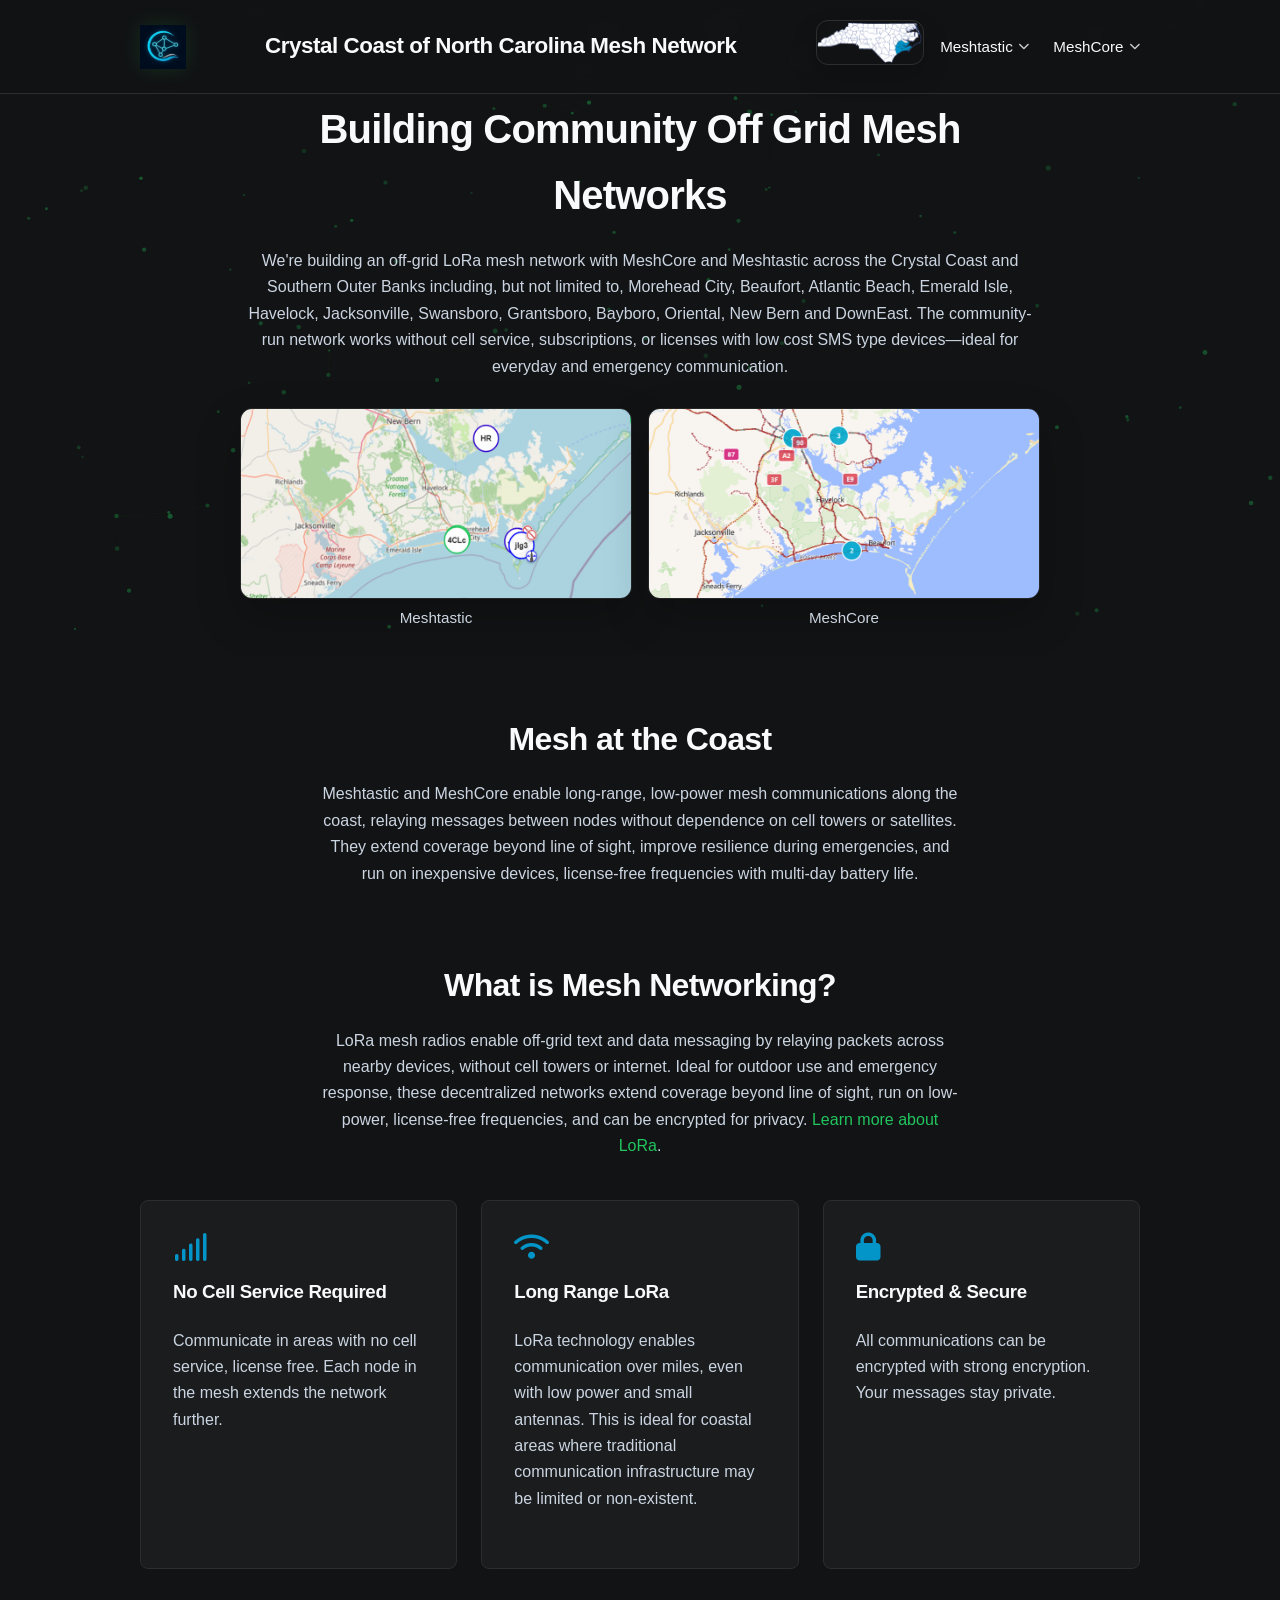
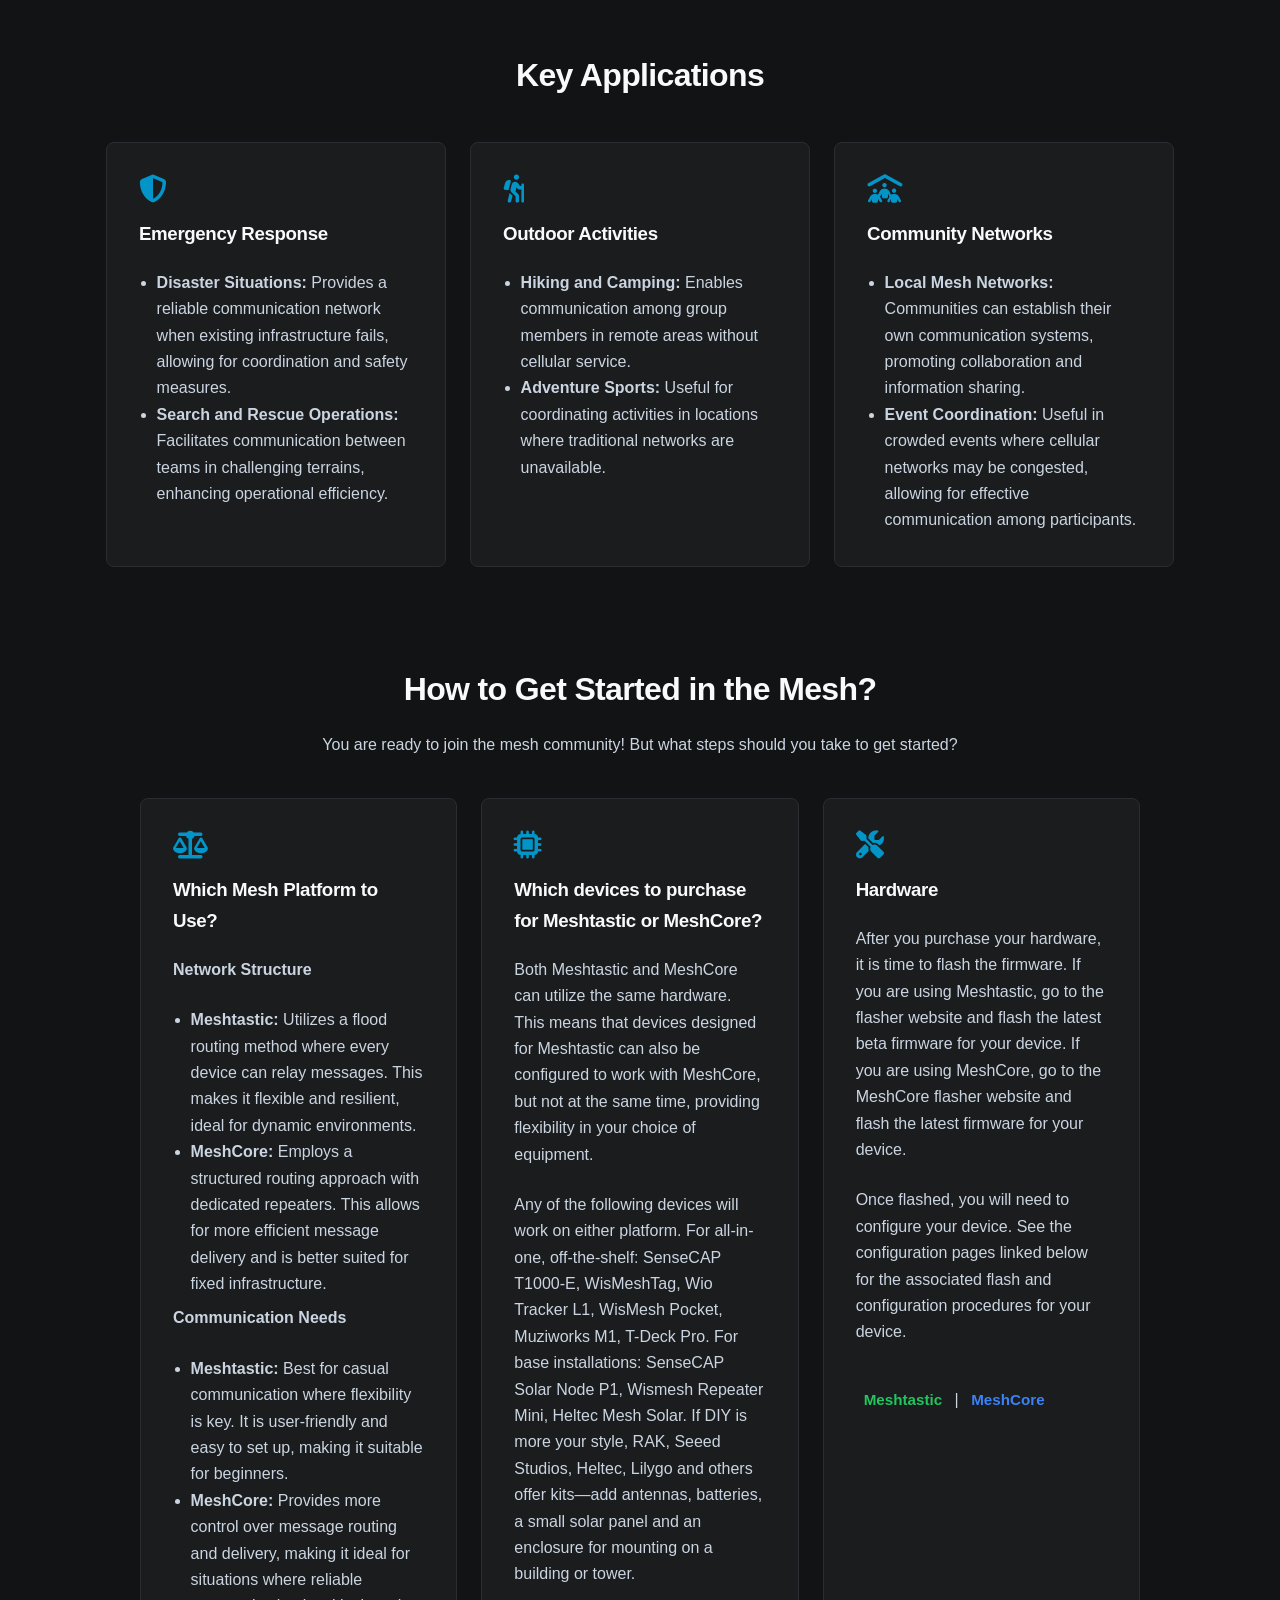
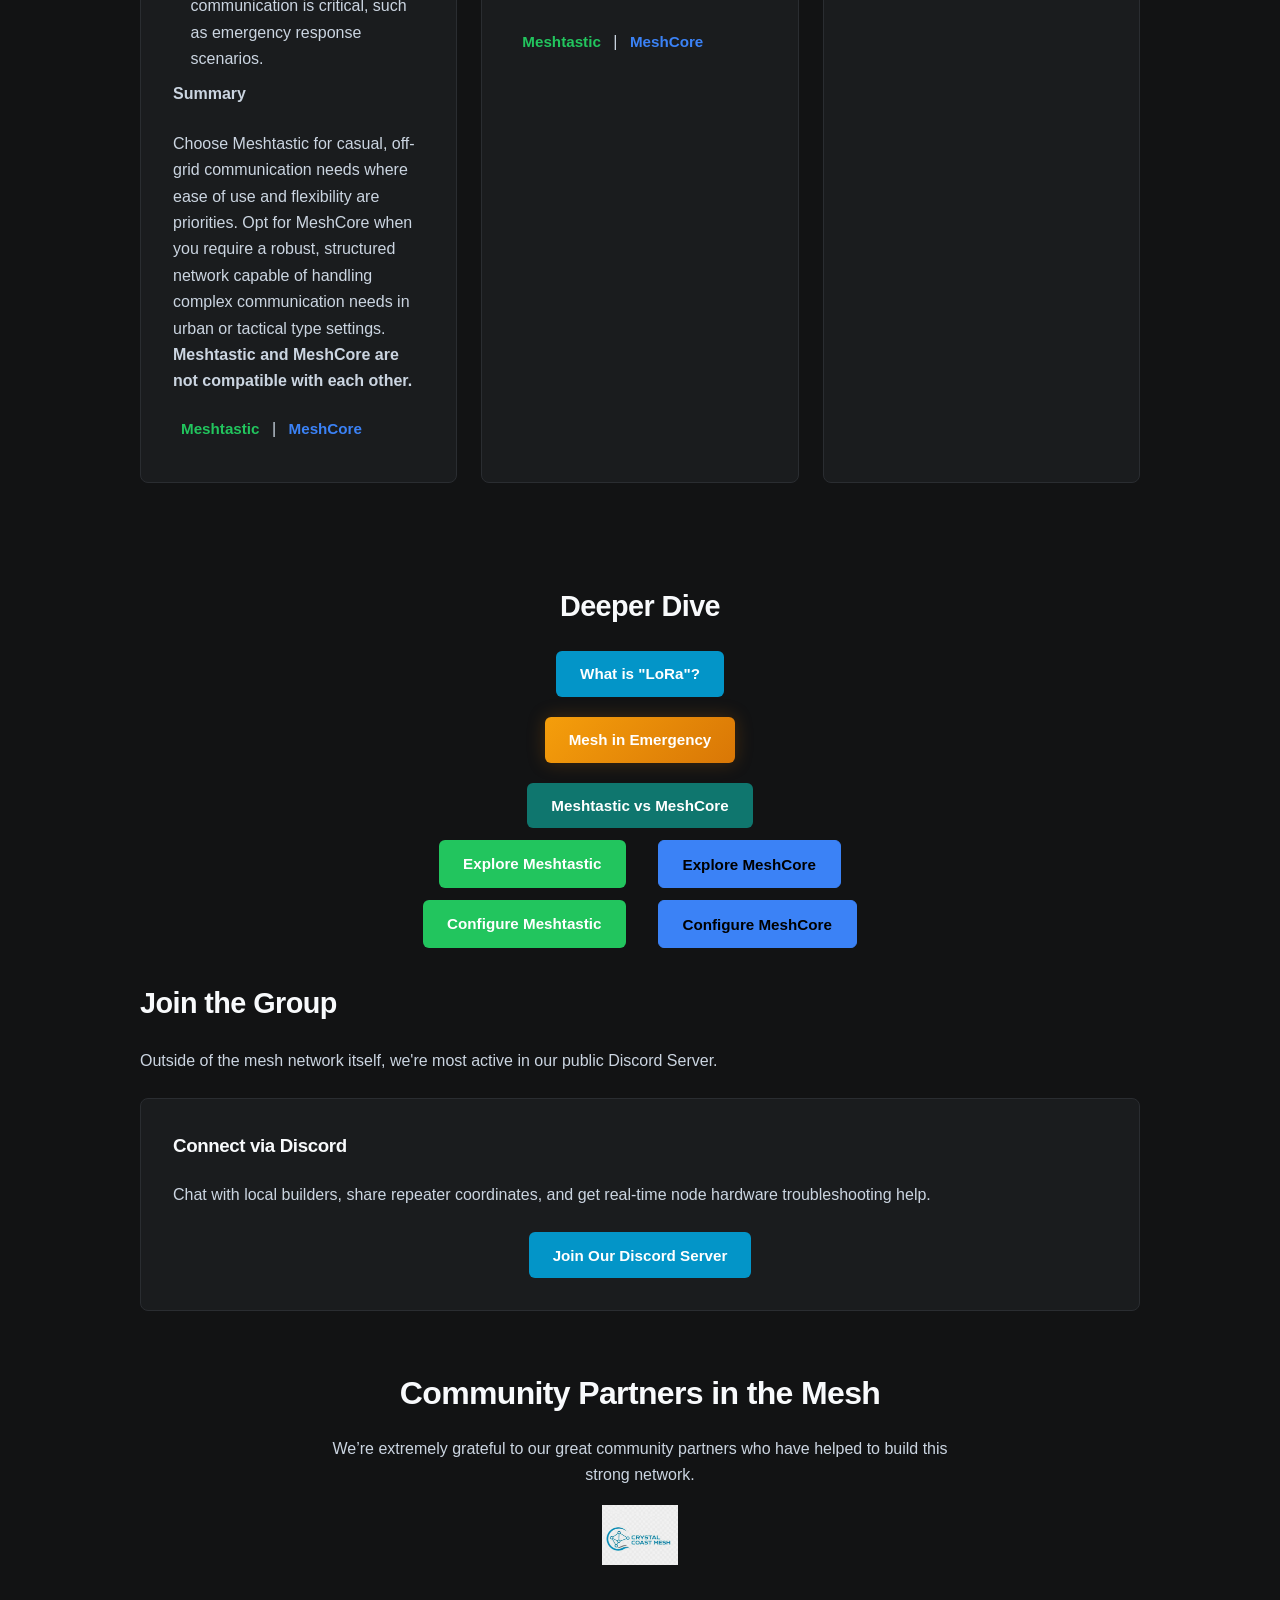
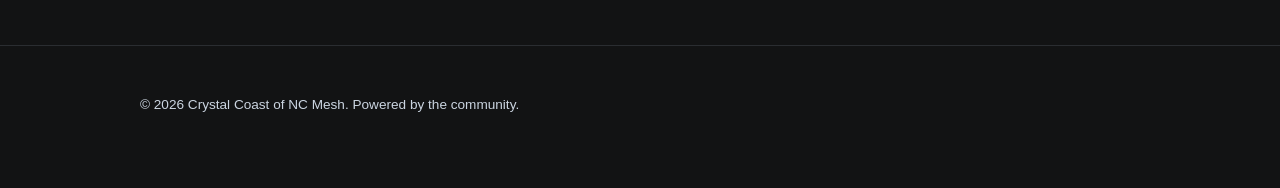
<file: index.html>
<!DOCTYPE html>
<html lang="en">

<head>
    <meta charset="UTF-8">
    <meta name="viewport" content="width=device-width, initial-scale=1.0">
    <title>CC Mesh | Crystal Coast Mesh Network</title>
    <link rel="stylesheet" href="./includes/style.css">
    <link rel="stylesheet" href="https://cdnjs.cloudflare.com/ajax/libs/font-awesome/6.5.2/css/all.min.css"
        integrity="sha512-SnH5WK+bZxgPHs44uWIX+LLJAJ9/2PkPKZ5QiAj6Ta86w+fsb2TkcmfRyVX3pBnMFcV7oQPJkl9QevSCWr3W6A=="
        crossorigin="anonymous" referrerpolicy="no-referrer" />

    <script>
        document.addEventListener("DOMContentLoaded", () => {
            if (window.innerWidth <= 768) {
                const dropdownToggles = document.querySelectorAll('.dropdown-toggle');

                dropdownToggles.forEach(toggle => {
                    toggle.addEventListener('click', (e) => {
                        // Block direct redirect link if mobile sub-menu drawer is collapsed
                        e.preventDefault();
                        const parentLi = toggle.closest('.dropdown');

                        // Toggle active tracking layouts
                        parentLi.classList.toggle('active');
                        const targetMenu = parentLi.querySelector('.dropdown-menu');

                        if (targetMenu.style.display === 'block') {
                            targetMenu.style.display = 'none';
                        } else {
                            targetMenu.style.display = 'block';
                        }
                    });
                });
            }

            // --- 1. Clean Scroll Reveal Effect ---
            const observerOptions = { root: null, rootMargin: "0px", threshold: 0.1 };
            const revealObserver = new IntersectionObserver((entries, observer) => {
                entries.forEach(entry => {
                    if (entry.isIntersecting) {
                        entry.target.style.opacity = "1";
                        entry.target.style.transform = "translateY(0)";
                        observer.unobserve(entry.target);
                    }
                });
            }, observerOptions);

            const animatedElements = document.querySelectorAll(".card, .map-placeholder, .hero-content h1, .hero-content p");
            animatedElements.forEach(el => {
                el.style.opacity = "0";
                el.style.transform = "translateY(20px)";
                el.style.transition = "opacity 0.8s cubic-bezier(0.16, 1, 0.3, 1), transform 0.8s cubic-bezier(0.16, 1, 0.3, 1)";
                revealObserver.observe(el);
            });

            // --- 2. Seamless Mesh Network Canvas Engine ---
            const heroSection = document.querySelector(".hero");
            if (heroSection) {
                const canvas = document.createElement("canvas");
                const ctx = canvas.getContext("2d");

                Object.assign(canvas.style, {
                    position: "absolute", top: "0", left: "0", width: "100%", height: "100%",
                    zIndex: "0", pointerEvents: "none"
                });
                heroSection.style.position = "relative";
                heroSection.insertBefore(canvas, heroSection.firstChild);

                let points = [];
                let maxPoints = 110;
                const maxDist = 165;
                let mouse = { x: null, y: null, radius: 220 };

                window.addEventListener("mousemove", (e) => {
                    const rect = heroSection.getBoundingClientRect();
                    mouse.x = e.clientX - rect.left;
                    mouse.y = e.clientY - rect.top;
                });

                window.addEventListener("mouseleave", () => {
                    mouse.x = null;
                    mouse.y = null;
                });

                class MeshNode {
                    constructor(startX, startY) {
                        // Accepts coordinates if repositioning on screen resize boundaries
                        this.x = startX !== undefined ? startX : Math.random() * canvas.width;
                        this.y = startY !== undefined ? startY : Math.random() * canvas.height;
                        this.vx = (Math.random() - 0.5) * 0.16;
                        this.vy = (Math.random() - 0.5) * 0.16;
                        this.baseRadius = Math.random() * 1.5 + 0.8;
                        this.radius = this.baseRadius;
                        this.pulseFactor = Math.random() * Math.PI;
                        this.depth = Math.random() * 0.5 + 0.3;
                    }
                    update() {
                        this.x += this.vx;
                        this.y += this.vy;

                        if (this.x < 0) this.x = canvas.width;
                        if (this.x > canvas.width) this.x = 0;
                        if (this.y < 0) this.y = canvas.height;
                        if (this.y > canvas.height) this.y = 0;

                        this.pulseFactor += 0.012;
                        this.radius = this.baseRadius + Math.sin(this.pulseFactor) * 0.3;

                        if (mouse.x !== null && mouse.y !== null) {
                            const dx = mouse.x - this.x;
                            const dy = mouse.y - this.y;
                            const distance = Math.hypot(dx, dy);

                            if (distance < mouse.radius) {
                                const force = (mouse.radius - distance) / mouse.radius;
                                this.x -= (dx / distance) * force * 0.35;
                                this.y -= (dy / distance) * force * 0.35;
                            }
                        }
                    }
                    draw() {
                        ctx.beginPath();
                        ctx.arc(this.x, this.y, this.radius, 0, Math.PI * 2);
                        ctx.fillStyle = `rgba(34, 197, 94, ${this.depth * 0.5})`;
                        ctx.fill();
                    }
                }

                // SMART RESIZE: Scales coordinates instead of wiping arrays
                function resizeCanvas() {
                    const oldWidth = canvas.width || heroSection.offsetWidth;
                    const oldHeight = canvas.height || heroSection.offsetHeight;

                    canvas.width = heroSection.offsetWidth;
                    canvas.height = heroSection.offsetHeight;

                    const targetPoints = Math.min(Math.floor((canvas.width * canvas.height) / 7500), maxPoints);

                    if (points.length === 0) {
                        // Initial generation pass on boot up
                        for (let i = 0; i < targetPoints; i++) {
                            points.push(new MeshNode());
                        }
                    } else {
                        // Dynamically re-map current coordinate sets safely
                        points.forEach(p => {
                            p.x = (p.x / oldWidth) * canvas.width;
                            p.y = (p.y / oldHeight) * canvas.height;
                        });

                        // Add or trim nodes smoothly if canvas changes significantly
                        if (points.length < targetPoints) {
                            while (points.length < targetPoints) points.push(new MeshNode());
                        } else if (points.length > targetPoints) {
                            points.splice(targetPoints);
                        }
                    }
                }

                window.addEventListener("resize", resizeCanvas);
                resizeCanvas();

                function animateMesh() {
                    ctx.clearRect(0, 0, canvas.width, canvas.height);

                    for (let i = 0; i < points.length; i++) {
                        points[i].update();
                        points[i].draw();

                        for (let j = i + 1; j < points.length; j++) {
                            const dx = points[i].x - points[j].x;
                            const dy = points[i].y - points[j].y;
                            const dist = Math.hypot(dx, dy);

                            if (dist < maxDist) {
                                let alpha = (1 - dist / maxDist) * 0.13 * (points[i].depth * points[j].depth);

                                if (mouse.x !== null && mouse.y !== null) {
                                    const mDist1 = Math.hypot(mouse.x - points[i].x, mouse.y - points[i].y);
                                    const mDist2 = Math.hypot(mouse.x - points[j].x, mouse.y - points[j].y);
                                    if (mDist1 < mouse.radius || mDist2 < mouse.radius) {
                                        alpha *= 2.0;
                                    }
                                }

                                ctx.beginPath();
                                ctx.moveTo(points[i].x, points[i].y);
                                ctx.lineTo(points[j].x, points[j].y);
                                ctx.strokeStyle = `rgba(34, 197, 94, ${alpha})`;
                                ctx.lineWidth = dist < maxDist * 0.35 ? 0.8 : 0.4;
                                ctx.stroke();

                                if (Math.random() < 0.00025 && dist < maxDist * 0.6) {
                                    ctx.beginPath();
                                    const pct = (Date.now() % 1800) / 1800;
                                    const px = points[i].x + dx * pct;
                                    const py = points[i].y + dy * pct;
                                    ctx.arc(px, py, 1.8, 0, Math.PI * 2);
                                    ctx.fillStyle = `rgba(34, 197, 94, ${points[i].depth})`;
                                    ctx.fill();
                                }
                            }
                        }
                    }
                    requestAnimationFrame(animateMesh);
                }
                animateMesh();
            }

            // --- 3. Simple Back-To-Top Button ---
            const topBtn = document.createElement("button");
            topBtn.innerHTML = '<i class="fa-solid fa-arrow-up"></i>';
            Object.assign(topBtn.style, {
                position: "fixed", bottom: "30px", right: "30px", width: "45px", height: "45px",
                backgroundColor: "#1a1c1e", color: "#22c55e", border: "1px solid #2a2d31",
                borderRadius: "50%", cursor: "pointer", display: "none", zIndex: "2000",
                boxShadow: "0 4px 12px rgba(0,0,0,0.4)", transition: "all 0.3s ease"
            });
            document.body.appendChild(topBtn);

            window.addEventListener("scroll", () => {
                topBtn.style.display = window.scrollY > 400 ? "block" : "none";
            });

            const navToggle = document.querySelector('.nav-toggle');
            const navbar = document.querySelector('.navbar');
            if (navToggle && navbar) {
                navToggle.addEventListener('click', () => {
                    const isOpen = navbar.classList.toggle('nav-open');
                    navToggle.setAttribute('aria-expanded', isOpen ? 'true' : 'false');
                });
            }

            const featureCards = document.querySelectorAll('.feature-card');
            const featurePopup = document.getElementById('feature-popup');
            const featurePopupTitle = document.getElementById('feature-popup-title');
            const featurePopupText = document.getElementById('feature-popup-text');
            const featurePopupLinks = document.getElementById('feature-popup-links');
            const featurePopupLinkMeshtastic = document.getElementById('feature-popup-link-meshtastic');
            const featurePopupLinkMeshcore = document.getElementById('feature-popup-link-meshcore');
            const featurePopupClose = document.querySelector('.feature-popup-close');

            featureCards.forEach(card => {
                card.addEventListener('click', () => {
                    featurePopupTitle.textContent = card.dataset.title;
                    featurePopupText.textContent = card.dataset.text;

                    // Hide links by default
                    featurePopupLinks.style.display = 'none';
                    featurePopupLinkMeshtastic.style.display = 'none';
                    featurePopupLinkMeshcore.style.display = 'none';

                    // Legacy single link support (uses Meshtastic slot)
                    if (card.dataset.link) {
                        featurePopupLinkMeshtastic.href = card.dataset.link;
                        featurePopupLinkMeshtastic.textContent = card.dataset.linkLabel || 'Learn More';
                        // If the button label is the comparison page, use the darker teal color
                        if (featurePopupLinkMeshtastic.textContent && featurePopupLinkMeshtastic.textContent.trim() === 'Meshtastic vs MeshCore') {
                            featurePopupLinkMeshtastic.style.setProperty('background-color', '#0f766e', 'important');
                            featurePopupLinkMeshtastic.style.setProperty('border-color', '#0f766e', 'important');
                            featurePopupLinkMeshtastic.style.setProperty('color', '#ffffff', 'important');
                        } else {
                            // remove any previously set inline styles so stylesheet rules apply
                            featurePopupLinkMeshtastic.style.removeProperty('background-color');
                            featurePopupLinkMeshtastic.style.removeProperty('border-color');
                            featurePopupLinkMeshtastic.style.removeProperty('color');
                            if (card.dataset.linkColor) {
                                featurePopupLinkMeshtastic.style.setProperty('background-color', card.dataset.linkColor, 'important');
                                featurePopupLinkMeshtastic.style.setProperty('border-color', card.dataset.linkColor, 'important');
                            }
                        }
                        featurePopupLinkMeshtastic.style.display = 'inline-block';
                        featurePopupLinks.style.display = 'block';
                    }

                    // Specific Meshtastic / MeshCore links
                    if (card.dataset.meshtasticLink) {
                        featurePopupLinkMeshtastic.href = card.dataset.meshtasticLink;
                        featurePopupLinkMeshtastic.textContent = card.dataset.meshtasticLabel || 'Meshtastic';
                        // If the button label is the comparison page, use the darker teal color
                        if (featurePopupLinkMeshtastic.textContent && featurePopupLinkMeshtastic.textContent.trim() === 'Meshtastic vs MeshCore') {
                            featurePopupLinkMeshtastic.style.setProperty('background-color', '#0f766e', 'important');
                            featurePopupLinkMeshtastic.style.setProperty('border-color', '#0f766e', 'important');
                            featurePopupLinkMeshtastic.style.setProperty('color', '#ffffff', 'important');
                        } else {
                            featurePopupLinkMeshtastic.style.removeProperty('background-color');
                            featurePopupLinkMeshtastic.style.removeProperty('border-color');
                            featurePopupLinkMeshtastic.style.removeProperty('color');
                        }
                        featurePopupLinkMeshtastic.style.display = 'inline-block';
                        featurePopupLinks.style.display = 'block';
                    }

                    if (card.dataset.meshcoreLink) {
                        featurePopupLinkMeshcore.href = card.dataset.meshcoreLink;
                        featurePopupLinkMeshcore.textContent = card.dataset.meshcoreLabel || 'MeshCore';
                        featurePopupLinkMeshcore.style.display = 'inline-block';
                        featurePopupLinks.style.display = 'block';
                    }

                    featurePopup.classList.add('active');
                    featurePopup.setAttribute('aria-hidden', 'false');
                });
            });

            const closePopup = () => {
                featurePopup.classList.remove('active');
                featurePopup.setAttribute('aria-hidden', 'true');
                featurePopupLinks.style.display = 'none';
                featurePopupLinkMeshtastic.style.backgroundColor = '';
                featurePopupLinkMeshtastic.style.borderColor = '';
                featurePopupLinkMeshtastic.style.display = 'none';
                featurePopupLinkMeshcore.style.display = 'none';
            };

            featurePopupClose.addEventListener('click', closePopup);
            featurePopup.addEventListener('click', (e) => {
                if (e.target === featurePopup) closePopup();
            });

            document.addEventListener('keydown', (e) => {
                if (e.key === 'Escape') closePopup();
            });

            topBtn.addEventListener("click", () => window.scrollTo({ top: 0, behavior: "smooth" }));
            topBtn.addEventListener("mouseenter", () => {
                topBtn.style.backgroundColor = "rgba(34, 197, 94, 0.1)";
                topBtn.style.borderColor = "#22c55e";
                topBtn.style.boxShadow = "0 0 15px rgba(34, 197, 94, 0.3)";
            });
            topBtn.addEventListener("mouseleave", () => {
                topBtn.style.backgroundColor = "#1a1c1e";
                topBtn.style.borderColor = "#2a2d31";
                topBtn.style.boxShadow = "0 4px 12px rgba(0,0,0,0.4)";
            });
        });
    </script>


</head>

<body>

    <!-- Header Navigation Bar Layer -->
    <header class="navbar">
        <div class="container">
            <div class="header-brand">
                <!-- Path explicitly updated to target the local directory syntax -->
                <a href="index.html" class="logo-brand">
                    <img src="./img/CCM_logo-night.png" alt="CC Mesh Logo" class="brand-img">
                </a>
                <div class="brand-text">Crystal Coast of North Carolina Mesh Network</div>
                <div class="header-map">
                    <img src="./img/north-carolina-map-1200px-edit-sized.png" alt="North Carolina map">
                </div>
            </div>
            <button class="nav-toggle" aria-expanded="false" aria-label="Toggle navigation">
                <i class="fa-solid fa-bars"></i>
            </button>
            <nav>
                <ul class="nav-links">
                    <!-- Meshtastic Dropdown Nesting Menu -->
                    <li class="dropdown">
                        <a href="meshtastic.html" class="dropdown-toggle">Meshtastic <i
                                class="fa-solid fa-chevron-down nav-arrow"></i></a>
                        <ul class="dropdown-menu">
                            <li><a href="meshtastic-vs-meshcore.html"><i class="fa-solid fa-scale-balanced"></i> Meshtastic vs MeshCore</a></li>
                            <li><a href="meshtastic.html"><i class="fa-solid fa-circle-info"></i> Network Info</a></li>
                            <li><a href="config-meshtastic.html"><i class="fa-solid fa-sliders"></i> Setup Instructions</a>
                            </li>
                        </ul>
                    </li>

                    <!-- MeshCore Dropdown Nesting Menu -->
                    <li class="dropdown">
                        <a href="meshcore.html" class="dropdown-toggle">MeshCore <i
                                class="fa-solid fa-chevron-down nav-arrow"></i></a>
                        <ul class="dropdown-menu">
                            <li><a href="meshtastic-vs-meshcore.html"><i class="fa-solid fa-scale-balanced"></i> Meshtastic vs MeshCore</a></li>
                            <li><a href="meshcore.html"><i class="fa-solid fa-circle-info"></i> Network Info</a></li>
                            <li><a href="config-meshcore.html"><i class="fa-solid fa-sliders"></i> Setup Instructions</a>
                            </li>
                        </ul>
                    </li>
                </ul>
            </nav>
        </div>
    </header>

    <!-- Canvas Hero Target Zone -->
    <section class="hero">
        <div class="container hero-content">
            <h1>Building Community Off Grid Mesh Networks</h1>
            <p>We're building an off-grid LoRa mesh network with MeshCore and Meshtastic across the Crystal Coast and Southern Outer Banks including, but not limited to, Morehead City, Beaufort, Atlantic Beach, Emerald Isle, Havelock, Jacksonville, Swansboro, Grantsboro, Bayboro, Oriental, New Bern and DownEast. The community-run network works without cell service, subscriptions, or licenses with low cost SMS type devices—ideal for everyday and emergency communication.</p>
            <div class="hero-image side-by-side">
                <figure class="hero-banner-card">
                    <img src="./img/MeshtasticEWNBannerMap.png" alt="Meshtastic EWN banner map">
                    <figcaption>Meshtastic</figcaption>
                </figure>
                <figure class="hero-banner-card">
                    <img src="./img/EWNBannerMap.png" alt="EWN banner map">
                    <figcaption>MeshCore</figcaption>
                </figure>
            </div>
        </div>
    </section>
    <section class="hero-content-block">
        <div class="container">
            <div class="hero-content-extended">
                <h2>Mesh at the Coast</h2>
                <p>Meshtastic and MeshCore enable long-range, low-power mesh communications along the coast, relaying messages between nodes without dependence on cell towers or satellites. They extend coverage beyond line of sight, improve resilience during emergencies, and run on inexpensive devices, license-free frequencies with multi-day battery life.</p>
            </div>
        </div>
    </section>
    <section class="hero-content-block">
        <div class="container">
            <div class="hero-content-extended">
                <h2>What is Mesh Networking?</h2>
                <p>LoRa mesh radios enable off-grid text and data messaging by relaying packets across nearby devices, without cell towers or internet. Ideal for outdoor use and emergency response, these decentralized networks extend coverage beyond line of sight, run on low-power, license-free frequencies, and can be encrypted for privacy. <a href="lora.html">Learn more about LoRa</a>.</p>
            </div>
        </div>
    </section>

    <!-- Project Pillars Layout Block -->
    <section id="about" class="features">
        <div class="container">
            <div class="grid-3">
                <div class="card feature-card" data-title="No Cell Service Required" data-text="Stay connected in areas without coverage by relying on local mesh nodes and repeater links.">
                    <i class="fa-solid fa-signal feature-icon" style="color: #0395c8;"></i>
                    <h3>No Cell Service Required</h3>
                    <p>Communicate in areas with no cell service, license free. Each node in the mesh extends the network further.</p>
                </div>
                <div class="card feature-card" data-title="Long Range LoRa" data-text="LoRa links can reach impressive distances with low power, making them ideal for coastal and rural use.">
                    <i class="fa-solid fa-wifi feature-icon" style="color: #0395c8;"></i>
                    <h3>Long Range LoRa</h3>
                    <p>LoRa technology enables communication over miles, even with low power and small antennas. This is ideal for coastal areas where traditional communication infrastructure may be limited or non-existent.</p>
                </div>
                <div class="card feature-card" data-title="Encrypted & Secure" data-text="Your messages can be protected with encryption so communications stay private and resilient.">
                    <i class="fa-solid fa-lock feature-icon" style="color: #0395c8;"></i>
                    <h3>Encrypted & Secure</h3>
                    <p>All communications can be encrypted with strong encryption. Your messages stay private.</p>
                </div>
            </div>
        </div>
    </section>
    <section class="hero-content-block">
        <div class="container">
            <div class="hero-content-extended">
                <h2>Key Applications</h2>
                <div class="grid-3 key-apps-row" style="margin-top: 0.75rem;">
                    <div class="card feature-card" data-title="Emergency Response" data-text="Disaster Situations; Search and Rescue Operations">
                        <i class="fa-solid fa-shield-halved feature-icon" style="color: #0395c8;"></i>
                        <h3>Emergency Response</h3>
                        <p>
                            <ul style="margin:0; padding-left:1.1rem;">
                                <li><strong>Disaster Situations:</strong> Provides a reliable communication network when existing infrastructure fails, allowing for coordination and safety measures.</li>
                                <li><strong>Search and Rescue Operations:</strong> Facilitates communication between teams in challenging terrains, enhancing operational efficiency.</li>
                            </ul>
                        </p>
                    </div>
                    <div class="card feature-card" data-title="Outdoor Activities" data-text="Hiking and Camping; Adventure Sports">
                        <i class="fa-solid fa-hiking feature-icon" style="color: #0395c8;"></i>
                        <h3>Outdoor Activities</h3>
                        <p>
                            <ul style="margin:0; padding-left:1.1rem;">
                                <li><strong>Hiking and Camping:</strong> Enables communication among group members in remote areas without cellular service.</li>
                                <li><strong>Adventure Sports:</strong> Useful for coordinating activities in locations where traditional networks are unavailable.</li>
                            </ul>
                        </p>
                    </div>
                    <div class="card feature-card" data-title="Community Networks" data-text="Local Mesh Networks; Event Coordination">
                        <i class="fa-solid fa-people-roof feature-icon" style="color: #0395c8;"></i>
                        <h3>Community Networks</h3>
                        <p>
                            <ul style="margin:0; padding-left:1.1rem;">
                                <li><strong>Local Mesh Networks:</strong> Communities can establish their own communication systems, promoting collaboration and information sharing.</li>
                                <li><strong>Event Coordination:</strong> Useful in crowded events where cellular networks may be congested, allowing for effective communication among participants.</li>
                            </ul>
                        </p>
                    </div>
                </div>
            </div>
        </div>
    </section>

    <section class="hero-content-block">
        <div class="container">
            <div class="hero-content-extended">
                <h2>How to Get Started in the Mesh?</h2>
                <p>You are ready to join the mesh community! But what steps should you take to get started?</p>
             </div>
        </div>
    </section>
    <section class="features">
        <div class="container" style="display: flex; flex-direction: column; align-items: center;">
            <div class="grid-3">
                <div class="card feature-card" data-title="Which Mesh Platform to Use?" data-text="Meshtastic vs MeshCore overview" data-link="meshtastic-vs-meshcore.html" data-link-label="Meshtastic vs MeshCore">
                    <i class="fa-solid fa-scale-balanced feature-icon" style="color: #0395c8;"></i>
                    <h3>Which Mesh Platform to Use?</h3>
                    <div>
                        <p><strong>Network Structure</strong></p>
                        <ul style="margin:0 0 0.5rem 1.1rem;">
                            <li><strong>Meshtastic:</strong> Utilizes a flood routing method where every device can relay messages. This makes it flexible and resilient, ideal for dynamic environments.</li>
                            <li><strong>MeshCore:</strong> Employs a structured routing approach with dedicated repeaters. This allows for more efficient message delivery and is better suited for fixed infrastructure.</li>
                        </ul>

                        <p><strong>Communication Needs</strong></p>
                        <ul style="margin:0 0 0.5rem 1.1rem;">
                            <li><strong>Meshtastic:</strong> Best for casual communication where flexibility is key. It is user-friendly and easy to set up, making it suitable for beginners.</li>
                            <li><strong>MeshCore:</strong> Provides more control over message routing and delivery, making it ideal for situations where reliable communication is critical, such as emergency response scenarios.</li>
                        </ul>

                        <p><strong>Summary</strong></p>
                        <p style="margin-bottom:0.25rem;">Choose Meshtastic for casual, off-grid communication needs where ease of use and flexibility are priorities. Opt for MeshCore when you require a robust, structured network capable of handling complex communication needs in urban or tactical type settings. <b>Meshtastic and MeshCore are not compatible with each other.</b></p>
                    </div>
                    <p style="margin-bottom:0.25rem;">
                        <a href="config-meshtastic.html" class="popup-link text-meshtastic">Meshtastic</a>
                         |
                        <a href="config-meshcore.html" class="popup-link text-meshcore">MeshCore</a>
                    </p>
                </div>
                <div class="card feature-card" data-title="Which devices to purchase for Meshtastic or MeshCore?" data-text="Both Meshtastic and MeshCore can utilize the same hardware. This means that devices designed for Meshtastic can also be configured to work with MeshCore, but not at the same time, providing flexibility in your choice of equipment.

Any of the following devices will work on either platform. For all in one, off the shelf, SenseCAP T1000-E, WisMeshTag, Wio Tracker L1, WisMesh Pocket, Muziworks M1, T-Deck Pro. For base installations, SenseCAP Solar Node P1,  Wismesh Repeater Mini, Heltec Mesh Solar. If DIY is more you style, then RAK, Seeed Studios, Heltec, Lilygo and others have kits that you add the antenna and batteries and small solar panel and enclosure. These can be installed on a building or tower, depending on where you can install one." data-link="meshtastic-vs-meshcore.html" data-link-label="Meshtastic vs MeshCore" data-link-color="#3b82f6">
                    <i class="fa-solid fa-microchip feature-icon" style="color: #0395c8;"></i>
                    <h3>Which devices to purchase for Meshtastic or MeshCore?</h3>
                    <p>Both Meshtastic and MeshCore can utilize the same hardware. This means that devices designed for Meshtastic can also be configured to work with MeshCore, but not at the same time, providing flexibility in your choice of equipment.</p>
                    <p>Any of the following devices will work on either platform. For all-in-one, off-the-shelf: SenseCAP T1000-E, WisMeshTag, Wio Tracker L1, WisMesh Pocket, Muziworks M1, T-Deck Pro. For base installations: SenseCAP Solar Node P1, Wismesh Repeater Mini, Heltec Mesh Solar. If DIY is more your style, RAK, Seeed Studios, Heltec, Lilygo and others offer kits—add antennas, batteries, a small solar panel and an enclosure for mounting on a building or tower.</p>
                    <p style="margin-bottom:0.25rem;">
                        <a href="config-meshtastic.html" class="popup-link text-meshtastic">Meshtastic</a>
                         |
                        <a href="config-meshcore.html" class="popup-link text-meshcore">MeshCore</a>
                    </p>
                </div>
                <div class="card feature-card" data-title="Hardware" data-text="After purchase flash firmware and configure your device. Meshtastic: config-meshtastic.html. MeshCore: config-meshcore.html" data-meshtastic-link="config-meshtastic.html" data-meshtastic-label="Meshtastic Config" data-meshcore-link="config-meshcore.html" data-meshcore-label="MeshCore Config">
                    <i class="fa-solid fa-screwdriver-wrench feature-icon" style="color: #0395c8;"></i>
                    <h3>Hardware</h3>
                    <p>After you purchase your hardware, it is time to flash the firmware. If you are using Meshtastic, go to the flasher website and flash the latest beta firmware for your device. If you are using MeshCore, go to the MeshCore flasher website and flash the latest firmware for your device.</p>

                    <p>Once flashed, you will need to configure your device. See the configuration pages linked below for the associated flash and configuration procedures for your device.</p>

                    <p style="margin-bottom:0.25rem;">
                        <a href="config-meshtastic.html" class="popup-link text-meshtastic">Meshtastic</a>
                         |
                        <a href="config-meshcore.html" class="popup-link text-meshcore">MeshCore</a>
                    </p>
                    
                </div>
            </div>
            <div style="height: 1.25rem;"></div>
            <div style="display: flex; justify-content: center; gap: 1.5rem; flex-wrap: wrap; margin: 1.5rem auto 0; max-width: 900px; width: 100%;">
            </div>
        </div>
    </section>

    <div id="feature-popup" class="feature-popup" aria-hidden="true">
        <div class="feature-popup-content">
            <button class="feature-popup-close" aria-label="Close popup">×</button>
            <h3 id="feature-popup-title"></h3>
            <p id="feature-popup-text"></p>
            <div id="feature-popup-links" style="margin-top: 1rem; display: none;">
                <a id="feature-popup-link-meshtastic" href="#" class="btn btn-primary btn-meshtastic" style="margin-right:0.5rem; display:none;"></a>
                <a id="feature-popup-link-meshcore" href="#" class="btn btn-secondary btn-meshcore" style="display:none;"></a>
            </div>
        </div>
    </div>
    <section class="hero-buttons-section">
        <div class="container">
            <h2 style="text-align: center; margin-bottom: 1rem;">Deeper Dive</h2>
            <div class="hero-buttons">
                <a href="lora.html" class="btn btn-info">What is "LoRa"?</a>
            </div>
            <div class="hero-buttons">
                <a href="mesh-in-emergency.html" class="btn btn-gradient">Mesh in Emergency</a>
            </div>
            <div class="hero-buttons">
                <a href="meshtastic-vs-meshcore.html" class="btn btn-compare">Meshtastic vs MeshCore</a>
            </div>
            <div class="hero-buttons" style="margin-top: 0.75rem;">
                <a href="meshtastic.html" class="btn btn-primary btn-meshtastic">Explore Meshtastic</a>
                <a href="meshcore.html" class="btn btn-secondary btn-meshcore">Explore MeshCore</a>
            </div>
            <div class="hero-buttons" style="margin-top: 0.75rem;">
                <a href="config-meshtastic.html" class="btn btn-primary btn-meshtastic">Configure Meshtastic</a>
                <a href="config-meshcore.html" class="btn btn-secondary btn-meshcore">Configure MeshCore</a>
            </div>
        </div>
    </section>
    <section class="guide-section">
        <div class="container">
            <h2>Join the Group</h2>
            <p>Outside of the mesh network itself, we're most active in our public Discord Server.</p>
            <div class="card">
                <h3>Connect via Discord</h3>
                <p>Chat with local builders, share repeater coordinates, and get real-time node hardware troubleshooting
                    help.</p>
                <a href="https://discord.gg/AXgrQzhGuX" target="_blank" rel="noopener noreferrer" class="btn btn-info" style="display: block; width: fit-content; margin: 0.5rem auto 0;">Join Our
                    Discord Server</a>
            </div>
        </div>
    </section>

    <section class="hero-content-block">
        <div class="container">
            <div class="hero-content-extended">
                <h2>Community Partners in the Mesh</h2>
                <p>We’re extremely grateful to our great community partners who have helped to build this strong network.</p>
                <div class="logo-strip">
                    <img src="./img/CrystalCoastMesh.png" alt="Crystal Coast Mesh logo" class="partner-logo" loading="lazy" decoding="async">
                    <img src="./img/pka_logo.png" alt="PKA logo" class="partner-logo" loading="lazy" decoding="async" hidden>
                    <img src="./img/topks_logo.webp" alt="Topks logo" class="partner-logo" loading="lazy" decoding="async" hidden>
                </div>
            </div>
        </div>
    </section>

    <footer class="footer">
        <div class="container">
            <p>© 2026 Crystal Coast of NC Mesh. Powered by the community.</p>
        </div>
    </footer>

    <!-- Insert your smart canvas animation script asset block directly below here -->
</body>

</html>
</file>
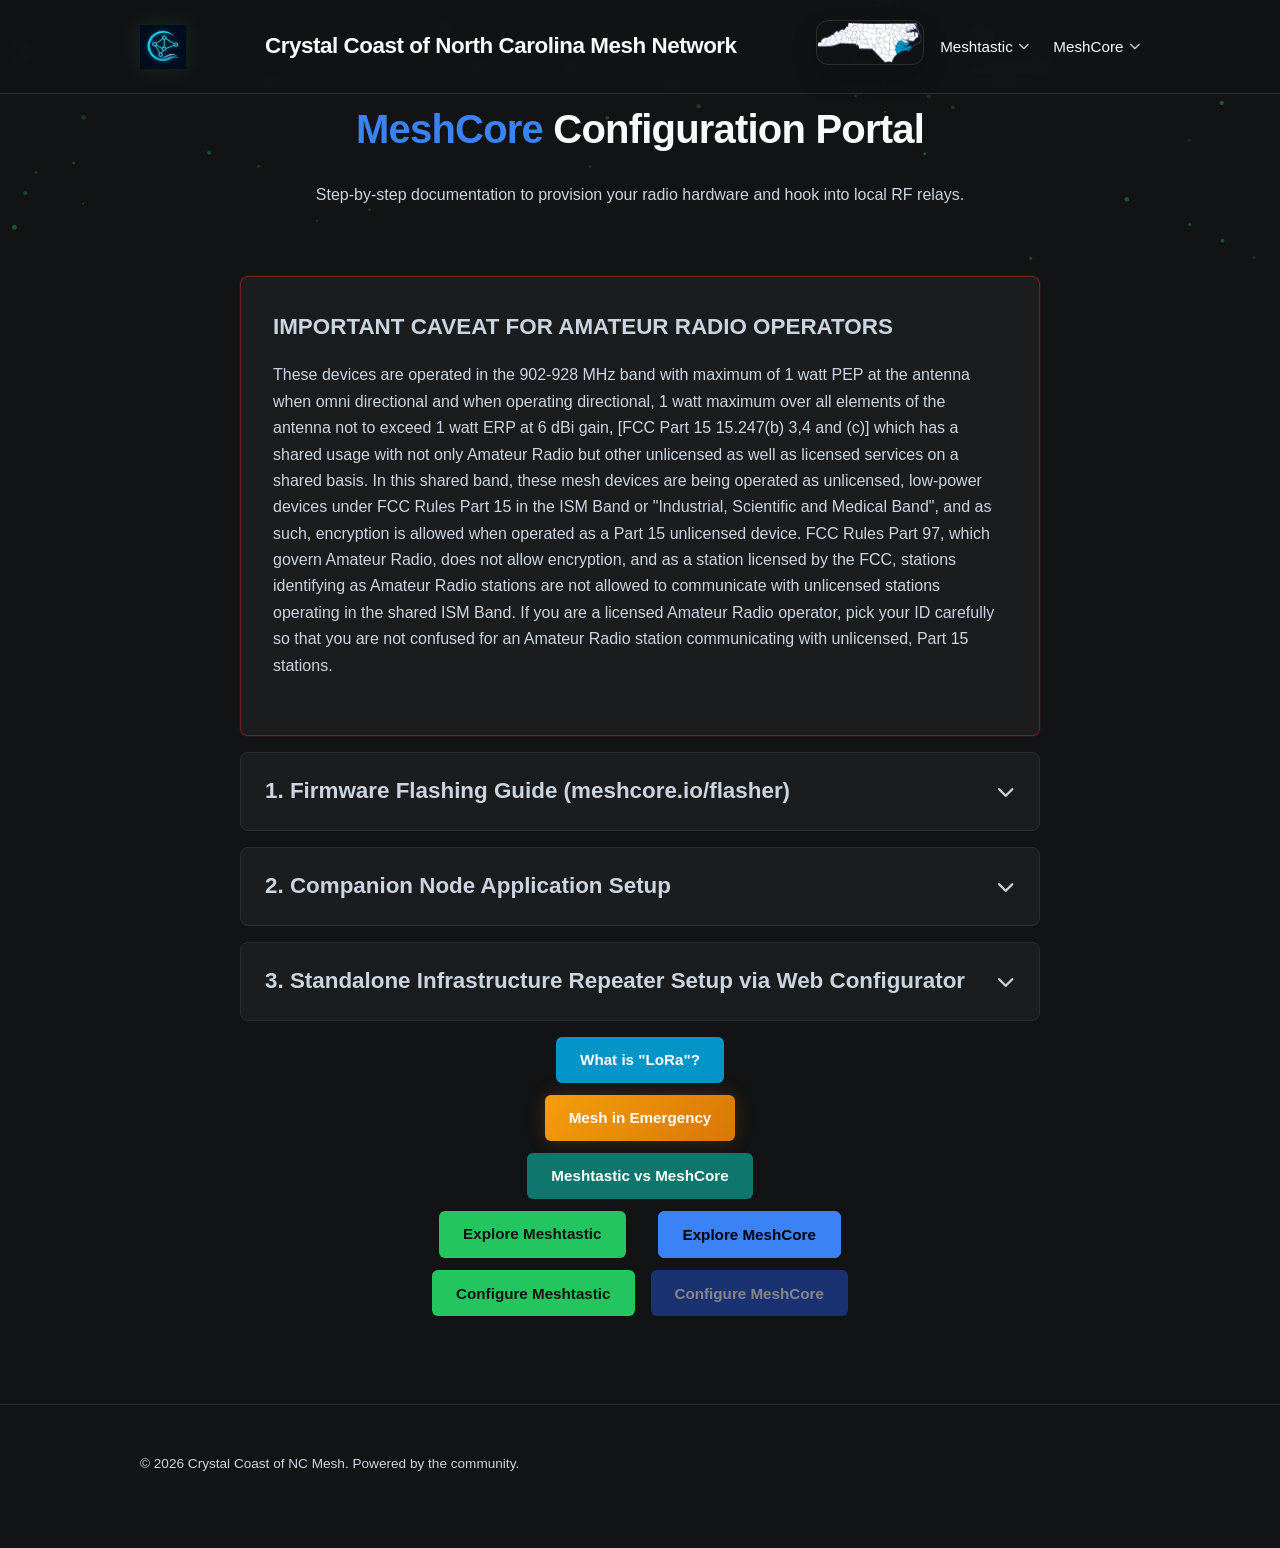
<file: config-meshcore.html>
<!DOCTYPE html>
<html lang="en">

<head>
    <meta charset="UTF-8">
    <meta name="viewport" content="width=device-width, initial-scale=1.0">
    <title>MeshCore Default Configuration Guide | NC Mesh</title>
    <link rel="stylesheet" href="./includes/style.css">
    <link rel="stylesheet" href="https://cdnjs.cloudflare.com/ajax/libs/font-awesome/6.5.2/css/all.min.css"
        integrity="sha512-SnH5WK+bZxgPHs44uWIX+LLJAJ9/2PkPKZ5QiAj6Ta86w+fsb2TkcmfRyVX3pBnMFcV7oQPJkl9QevSCWr3W6A=="
        crossorigin="anonymous" referrerpolicy="no-referrer" />
    <script>
        document.addEventListener("DOMContentLoaded", () => {
            if (window.innerWidth <= 768) {
                const dropdownToggles = document.querySelectorAll('.dropdown-toggle');

                dropdownToggles.forEach(toggle => {
                    toggle.addEventListener('click', (e) => {
                        // Block direct redirect link if mobile sub-menu drawer is collapsed
                        e.preventDefault();
                        const parentLi = toggle.closest('.dropdown');

                        // Toggle active tracking layouts
                        parentLi.classList.toggle('active');
                        const targetMenu = parentLi.querySelector('.dropdown-menu');

                        if (targetMenu.style.display === 'block') {
                            targetMenu.style.display = 'none';
                        } else {
                            targetMenu.style.display = 'block';
                        }
                    });
                });
            }

            // --- 1. Clean Scroll Reveal Effect ---
            const observerOptions = { root: null, rootMargin: "0px", threshold: 0.1 };
            const revealObserver = new IntersectionObserver((entries, observer) => {
                entries.forEach(entry => {
                    if (entry.isIntersecting) {
                        entry.target.style.opacity = "1";
                        entry.target.style.transform = "translateY(0)";
                        observer.unobserve(entry.target);
                    }
                });
            }, observerOptions);

            const animatedElements = document.querySelectorAll(".card, .map-placeholder, .hero-content h1, .hero-content p");
            animatedElements.forEach(el => {
                el.style.opacity = "0";
                el.style.transform = "translateY(20px)";
                el.style.transition = "opacity 0.8s cubic-bezier(0.16, 1, 0.3, 1), transform 0.8s cubic-bezier(0.16, 1, 0.3, 1)";
                revealObserver.observe(el);
            });

            // --- 2. Seamless Mesh Network Canvas Engine ---
            const heroSection = document.querySelector(".hero");
            if (heroSection) {
                const canvas = document.createElement("canvas");
                const ctx = canvas.getContext("2d");

                Object.assign(canvas.style, {
                    position: "absolute", top: "0", left: "0", width: "100%", height: "100%",
                    zIndex: "0", pointerEvents: "none"
                });
                heroSection.style.position = "relative";
                heroSection.insertBefore(canvas, heroSection.firstChild);

                let points = [];
                let maxPoints = 110;
                const maxDist = 165;
                let mouse = { x: null, y: null, radius: 220 };

                window.addEventListener("mousemove", (e) => {
                    const rect = heroSection.getBoundingClientRect();
                    mouse.x = e.clientX - rect.left;
                    mouse.y = e.clientY - rect.top;
                });

                window.addEventListener("mouseleave", () => {
                    mouse.x = null;
                    mouse.y = null;
                });

                class MeshNode {
                    constructor(startX, startY) {
                        // Accepts coordinates if repositioning on screen resize boundaries
                        this.x = startX !== undefined ? startX : Math.random() * canvas.width;
                        this.y = startY !== undefined ? startY : Math.random() * canvas.height;
                        this.vx = (Math.random() - 0.5) * 0.16;
                        this.vy = (Math.random() - 0.5) * 0.16;
                        this.baseRadius = Math.random() * 1.5 + 0.8;
                        this.radius = this.baseRadius;
                        this.pulseFactor = Math.random() * Math.PI;
                        this.depth = Math.random() * 0.5 + 0.3;
                    }
                    update() {
                        this.x += this.vx;
                        this.y += this.vy;

                        if (this.x < 0) this.x = canvas.width;
                        if (this.x > canvas.width) this.x = 0;
                        if (this.y < 0) this.y = canvas.height;
                        if (this.y > canvas.height) this.y = 0;

                        this.pulseFactor += 0.012;
                        this.radius = this.baseRadius + Math.sin(this.pulseFactor) * 0.3;

                        if (mouse.x !== null && mouse.y !== null) {
                            const dx = mouse.x - this.x;
                            const dy = mouse.y - this.y;
                            const distance = Math.hypot(dx, dy);

                            if (distance < mouse.radius) {
                                const force = (mouse.radius - distance) / mouse.radius;
                                this.x -= (dx / distance) * force * 0.35;
                                this.y -= (dy / distance) * force * 0.35;
                            }
                        }
                    }
                    draw() {
                        ctx.beginPath();
                        ctx.arc(this.x, this.y, this.radius, 0, Math.PI * 2);
                        ctx.fillStyle = `rgba(34, 197, 94, ${this.depth * 0.5})`;
                        ctx.fill();
                    }
                }

                // SMART RESIZE: Scales coordinates instead of wiping arrays
                function resizeCanvas() {
                    const oldWidth = canvas.width || heroSection.offsetWidth;
                    const oldHeight = canvas.height || heroSection.offsetHeight;

                    canvas.width = heroSection.offsetWidth;
                    canvas.height = heroSection.offsetHeight;

                    const targetPoints = Math.min(Math.floor((canvas.width * canvas.height) / 7500), maxPoints);

                    if (points.length === 0) {
                        // Initial generation pass on boot up
                        for (let i = 0; i < targetPoints; i++) {
                            points.push(new MeshNode());
                        }
                    } else {
                        // Dynamically re-map current coordinate sets safely
                        points.forEach(p => {
                            p.x = (p.x / oldWidth) * canvas.width;
                            p.y = (p.y / oldHeight) * canvas.height;
                        });

                        // Add or trim nodes smoothly if canvas changes significantly
                        if (points.length < targetPoints) {
                            while (points.length < targetPoints) points.push(new MeshNode());
                        } else if (points.length > targetPoints) {
                            points.splice(targetPoints);
                        }
                    }
                }

                window.addEventListener("resize", resizeCanvas);
                resizeCanvas();

                function animateMesh() {
                    ctx.clearRect(0, 0, canvas.width, canvas.height);

                    for (let i = 0; i < points.length; i++) {
                        points[i].update();
                        points[i].draw();

                        for (let j = i + 1; j < points.length; j++) {
                            const dx = points[i].x - points[j].x;
                            const dy = points[i].y - points[j].y;
                            const dist = Math.hypot(dx, dy);

                            if (dist < maxDist) {
                                let alpha = (1 - dist / maxDist) * 0.13 * (points[i].depth * points[j].depth);

                                if (mouse.x !== null && mouse.y !== null) {
                                    const mDist1 = Math.hypot(mouse.x - points[i].x, mouse.y - points[i].y);
                                    const mDist2 = Math.hypot(mouse.x - points[j].x, mouse.y - points[j].y);
                                    if (mDist1 < mouse.radius || mDist2 < mouse.radius) {
                                        alpha *= 2.0;
                                    }
                                }

                                ctx.beginPath();
                                ctx.moveTo(points[i].x, points[i].y);
                                ctx.lineTo(points[j].x, points[j].y);
                                ctx.strokeStyle = `rgba(34, 197, 94, ${alpha})`;
                                ctx.lineWidth = dist < maxDist * 0.35 ? 0.8 : 0.4;
                                ctx.stroke();

                                if (Math.random() < 0.00025 && dist < maxDist * 0.6) {
                                    ctx.beginPath();
                                    const pct = (Date.now() % 1800) / 1800;
                                    const px = points[i].x + dx * pct;
                                    const py = points[i].y + dy * pct;
                                    ctx.arc(px, py, 1.8, 0, Math.PI * 2);
                                    ctx.fillStyle = `rgba(34, 197, 94, ${points[i].depth})`;
                                    ctx.fill();
                                }
                            }
                        }
                    }
                    requestAnimationFrame(animateMesh);
                }
                animateMesh();
            }

            // --- 3. Simple Back-To-Top Button ---
            const topBtn = document.createElement("button");
            topBtn.innerHTML = '<i class="fa-solid fa-arrow-up"></i>';
            Object.assign(topBtn.style, {
                position: "fixed", bottom: "30px", right: "30px", width: "45px", height: "45px",
                backgroundColor: "#1a1c1e", color: "#3b82f6", border: "1px solid #2a2d31",
                borderRadius: "50%", cursor: "pointer", display: "none", zIndex: "2000",
                boxShadow: "0 4px 12px rgba(0,0,0,0.4)", transition: "all 0.3s ease"
            });
            document.body.appendChild(topBtn);

            window.addEventListener("scroll", () => {
                topBtn.style.display = window.scrollY > 400 ? "block" : "none";
            });

            topBtn.addEventListener("click", () => window.scrollTo({ top: 0, behavior: "smooth" }));
            topBtn.addEventListener("mouseenter", () => {
                topBtn.style.backgroundColor = "rgba(34, 197, 94, 0.1)";
                topBtn.style.borderColor = "#3b82f6";
                topBtn.style.boxShadow = "0 0 15px rgba(59, 130, 246, 0.3)";
            });
            topBtn.addEventListener("mouseleave", () => {
                topBtn.style.backgroundColor = "#1a1c1e";
                topBtn.style.borderColor = "#2a2d31";
                topBtn.style.boxShadow = "0 4px 12px rgba(0,0,0,0.4)";
            });
        });
    </script>
</head>

<body>

    <!-- Header Navigation Bar Layer -->
    <header class="navbar">
        <div class="container">
            <div class="header-brand">
                <!-- Path explicitly updated to target the local directory syntax -->
                <a href="index.html" class="logo-brand">
                    <img src="./img/CCM_logo-night.png" alt="CC Mesh Logo" class="brand-img">
                </a>
                <div class="brand-text">Crystal Coast of North Carolina Mesh Network</div>
                <div class="header-map">
                    <img src="./img/north-carolina-map-1200px-edit-sized.png" alt="North Carolina map">
                </div>
            </div>
            <button class="nav-toggle" aria-expanded="false" aria-label="Toggle navigation">
                <i class="fa-solid fa-bars"></i>
            </button>
            <nav>
                <ul class="nav-links">
                    <!-- Meshtastic Dropdown Nesting Menu -->
                    <li class="dropdown">
                        <a href="meshtastic.html" class="dropdown-toggle">Meshtastic <i
                                class="fa-solid fa-chevron-down nav-arrow"></i></a>
                        <ul class="dropdown-menu">
                            <li><a href="meshtastic-vs-meshcore.html"><i class="fa-solid fa-scale-balanced"></i> Meshtastic vs MeshCore</a></li>
                            <li><a href="meshtastic.html"><i class="fa-solid fa-circle-info"></i> Network Info</a></li>
                            <li><a href="config-meshtastic.html"><i class="fa-solid fa-sliders"></i> Setup Instructions</a>
                            </li>
                        </ul>
                    </li>

                    <!-- MeshCore Dropdown Nesting Menu -->
                    <li class="dropdown">
                        <a href="meshcore.html" class="dropdown-toggle">MeshCore <i
                                class="fa-solid fa-chevron-down nav-arrow"></i></a>
                        <ul class="dropdown-menu">
                            <li><a href="meshtastic-vs-meshcore.html"><i class="fa-solid fa-scale-balanced"></i> Meshtastic vs MeshCore</a></li>
                            <li><a href="meshcore.html"><i class="fa-solid fa-circle-info"></i> Network Info</a></li>
                            <li><a href="config-meshcore.html"><i class="fa-solid fa-sliders"></i> Setup Instructions</a>
                            </li>
                        </ul>
                    </li>
                </ul>
            </nav>
        </div>
    </header>

    <!-- Hero Title Section -->
    <section class="hero">
        <div class="container hero-content">
            <h1><span style="color: #3b82f6;">MeshCore</span> Configuration Portal</h1>
            <p>Step-by-step documentation to provision your radio hardware and hook into local RF relays.</p>
        </div>
    </section>

    <section class="guide-section" style="margin-top: 1rem;">
        <div class="container" style="max-width: 800px;">
            <div class="card" style="border: 1px solid rgba(220, 38, 38, 0.46); box-shadow: 0 0 0 1px rgba(220, 38, 38, 0.10);">
                <h4 style="margin-bottom: 1rem; font-size: 1.4rem;">IMPORTANT CAVEAT FOR AMATEUR RADIO OPERATORS</h4>
                <p>These devices are operated in the 902-928 MHz band with maximum of 1 watt PEP at the antenna when omni directional and when operating directional, 1 watt maximum over all elements of the antenna not to exceed 1 watt ERP at 6 dBi gain, [FCC Part 15 15.247(b) 3,4 and (c)] which has a shared usage with not only Amateur Radio but other unlicensed as well as licensed services on a shared basis. In this shared band, these mesh devices are being operated as unlicensed, low-power devices under FCC Rules Part 15 in the ISM Band or "Industrial, Scientific and Medical Band", and as such, encryption is allowed when operated as a Part 15 unlicensed device. FCC Rules Part 97, which govern Amateur Radio, does not allow encryption, and as a station licensed by the FCC, stations identifying as Amateur Radio stations are not allowed to communicate with unlicensed stations operating in the shared ISM Band. If you are a licensed Amateur Radio operator, pick your ID carefully so that you are not confused for an Amateur Radio station communicating with unlicensed, Part 15 stations.</p>
            </div>
        </div>
    </section>

    <!-- SECTION 1: Web Flasher Guide Accordion -->
    <section class="guide-section" style="margin-top: 1rem;">
        <div class="container" style="max-width: 800px;">
            <div class="accordion-header">
                <h4 style="margin-bottom: 0; font-size: 1.4rem;">1. Firmware Flashing Guide (meshcore.io/flasher)</h4>
                <i class="fa-solid fa-chevron-down accordion-icon"></i>
            </div>

            <div class="accordion-content">
                <div class="card">
                    <p>MeshCore handles client nodes and background infrastructure differently. Hardware behavior is
                        determined entirely by whether you flash the companion or the repeater binary block to the
                        device chip.</p>

                    <h4><i class="fa-solid fa-window-maximize" style="color: #3b82f6;"></i> Web Serial
                        Connection Requirements</h4>
                    <p>Launch a browser supporting Web Serial interface actions (Chrome, Edge, or Brave) and navigate to
                        the flashing utility workspace: <a href="https://meshcore.io" target="_blank" rel="noopener noreferrer"
                            style="color: #3b82f6;">meshcore.io/flasher</a>.</p>

                    <h4><i class="fa-solid fa-microchip" style="color: #3b82f6;"></i> Firmware Flash
                        Procedure</h4>
                    <ol
                        style="padding-left: 1.25rem; color: var(--text-muted); line-height: 1.8; margin-bottom: 1.5rem;">
                        <li style="margin-bottom: 0.5rem;"><strong style="color: var(--text-main);">Hardware
                                Select:</strong> Connect your LoRa radio to your computer via USB data cable and select
                            your exact board layout model from the drop-down menu (e.g., Heltec V3/V4, Seeed Studio
                            SenseCAP, RAK WisBlock).</li>
                        <li style="margin-bottom: 0.5rem;"><strong style="color: var(--text-main);">Role
                                Assignment:</strong> Select <code class="settings-value">Companion Bluetooth</code> if
                            you want the radio to link with your phone app, or select <code
                                class="settings-value">Repeater</code> if building an unattended infrastructure mast.
                        </li>
                        <li style="margin-bottom: 0.5rem;"><strong style="color: var(--text-main);">Wipe &
                                Flash:</strong> Drop the device into bootloader mode, check the "Erase Flash" flag to
                            wipe old partition schemes cleanly, and hit Flash to run the environment loader.</li>
                    </ol>
                </div>
            </div>
        </div>
    </section>

    <!-- SECTION 2: Companion Node App Setup Accordion -->
    <section class="guide-section" style="margin-top: 1rem;">
        <div class="container" style="max-width: 800px;">
            <div class="accordion-header">
                <h4 style="margin-bottom: 0; font-size: 1.4rem;">2. Companion Node Application Setup</h4>
                <i class="fa-solid fa-chevron-down accordion-icon"></i>
            </div>
            
            <div class="accordion-content">
                <div class="card">
                    <p>Once a radio board is flashed with companion firmware, it will act as a local Bluetooth server to your companion client application.</p>
                    
                    <h4><i class="fa-solid fa-bluetooth" style="color: #3b82f6;"></i> Pairing to the Node</h4>
                    <p>Launch the MeshCore app on your smartphone and tap <span class="settings-value">Connect</span> in the top header window. Select your active hardware from the Bluetooth radio pool list and enter the PIN displayed on the node screen (or fallback to <span class="settings-value">123456</span> for screenless card setups).</p>

                    <h4><i class="fa-solid fa-earth-americas" style="color: #3b82f6;"></i> App Settings -> Radio Region</h4>
                    <p>Navigate to your core radio configuration screen inside the phone application and lock the baseline region profile to apply standard NC channels automatically:</p>
                    <ul>
                        <li>Radio Region Preset: <span class="settings-value">USA/Canada (Recommended)</span></li>
                        <li>Frequency Configuration: <span class="settings-value">910.525 MHz</span></li>
                        <li>Bandwidth (BW): <span class="settings-value">62.5 kHz</span></li>
                        <li>Spreading Factor (SF): <span class="settings-value">7</span></li>
                        <li>Coding Rate (CR): <span class="settings-value">5</span></li>
                    </ul>

                    <h4><i class="fa-solid fa-circle-nodes" style="color: #3b82f6;"></i> App Settings -> Channel List</h4>
                    <p>Navigate to the Channels tab and add or join the following regional channels to hook into the community grid:</p>
                    <ul>
                        <li>Group Chat: <span class="settings-value">#ncmesh</span></li>
                        <li>Automated Bots: <span class="settings-value">#bot</span></li>
                        <li>Weather Telemetry: <span class="settings-value">#wx</span></li>
                        <li>Path & DX Testing: <span class="settings-value">#test</span></li>
                    </ul>

                    <h4><i class="fa-solid fa-user-tag" style="color: #3b82f6;"></i> App Settings -> Display Name</h4>
                    <p>Locate the user node description card block to name your local device so tracking utilities can catalog signal hops across the network canvas:</p>
                    <ul>
                        <li>Display Name: <span class="settings-value">Name your node whatever you want (Emojis supported 🛰️)</span></li>
                    </ul>
                </div>
            </div>
        </div>
    </section>
    <!-- SECTION 3: Repeater Configuration Accordion -->
    <section class="guide-section" style="margin-top: 1rem;">
        <div class="container" style="max-width: 800px;">
            <div class="accordion-header">
                <h4 style="margin-bottom: 0; font-size: 1.4rem;">3. Standalone Infrastructure Repeater Setup via Web
                    Configurator</h4>
                <i class="fa-solid fa-chevron-down accordion-icon"></i>
            </div>

            <div class="accordion-content">
                <div class="card">
                    <p>Flashed with the specialized <code class="settings-value">Repeater</code> firmware build, these
                        nodes operate completely unattended. They turn off power-hungry smartphone Bluetooth chips to
                        optimize processing loops and maximize battery retention on remote solar infrastructure masts.
                    </p>

                    <h4><i class="fa-solid fa-plug" style="color: #3b82f6;"></i> Local USB Serial
                        Configuration Setup</h4>
                    <p>Because repeater builds shut down Bluetooth beacons, you cannot configure them through the phone
                        app. Instead, you change settings directly over a wired connection right after flashing:</p>
                    <ol
                        style="padding-left: 1.25rem; color: var(--text-muted); line-height: 1.8; margin-bottom: 1.5rem;">
                        <li style="margin-bottom: 0.5rem;"><strong style="color: var(--text-main);">Launch
                                Configurator:</strong> Keep the device connected to your computer via USB data cable. On
                            the flashing webpage (<a href="https://meshcore.io" target="_blank" rel="noopener noreferrer"
                                style="color: #3b82f6;">meshcore.io/flasher</a>), tap the active <span
                                class="settings-value">Configure Device</span> button that loads right after a
                            successful flash (or use the standalone web portal at <code
                                class="settings-value">config.meshcore.io</code>).</li>
                        <li style="margin-bottom: 0.5rem;"><strong style="color: var(--text-main);">Lock Local
                                Region:</strong> Tap the Serial Port connection window and locate the regional
                            parameters card block. Set the dropdown target to <span
                                class="settings-value">USA/Canada</span> to load your 910.525 MHz frequency defaults
                            automatically.</li>
                        <li style="margin-bottom: 0.5rem;"><strong style="color: var(--text-main);">Set Node
                                Identifier:</strong> Under the system settings block, name your node whatever you want.
                            You are completely free to use nicknames, custom callsigns, or functional descriptors
                            (Emojis are supported 🌲).</li>
                        <li style="margin-bottom: 0.5rem;"><strong style="color: var(--text-main);">Save &
                                Commit:</strong> Click <span class="settings-value">Save Settings</span> to commit your
                            variables directly to the hardware memory bank, then safely unplug the board for deployment.
                        </li>
                    </ol>

                    <h4><i class="fa-solid fa-tower-broadcast" style="color: #3b82f6;"></i> Placement & Node
                        Deployment Best Practices</h4>
                    <p>MeshCore relies on dedicated physical infrastructure rather than client-device signal flooding.
                        Follow these hardware rules to ensure smooth traffic flow across counties:</p>
                    <ol style="padding-left: 1.25rem; color: var(--text-muted); line-height: 1.8;">
                        <li style="margin-bottom: 0.5rem;"><strong style="color: var(--text-main);">Line-of-Sight
                                Placement:</strong> Secure your repeater node at high elevations—preferably on chimneys,
                            poles, or in clear attics. Even modest elevation shifts completely change path discovery
                            results.</li>
                        <li style="margin-bottom: 0.5rem;"><strong style="color: var(--text-main);">Solar
                                Resilience:</strong> If deploying a remote solar-recharged enclosure, pair your device
                            with an adequate battery capacity buffer to sustain 24/7 directed-path routines over rainy
                            winter days.</li>
                    </ol>

                    <h4 style="color:#3b82f6;"><i class="fa-solid fa-comment-dots"></i> Verify Connection
                    </h4>
                    <p style="margin-bottom: 0;">Once deployed, check your nearby companion nodes to confirm they can
                        successfully route text messages through your new repeater's custom node ID marker.</p>
                </div>
            </div>
        </div>
    </section>

    <section class="hero-buttons-section" style="padding: 1rem 0 1.5rem;">
        <div class="container">
            <div class="hero-buttons" style="margin-top: 0;">
                <a href="lora.html" class="btn btn-info">What is "LoRa"?</a>
            </div>
            <div class="hero-buttons" style="margin-top: 0.75rem;">
                <a href="mesh-in-emergency.html" class="btn btn-gradient">Mesh in Emergency</a>
            </div>
            <div class="hero-buttons" style="margin-top: 0.75rem;">
                <a href="meshtastic-vs-meshcore.html" class="btn btn-compare">Meshtastic vs MeshCore</a>
            </div>
            <div class="hero-buttons" style="margin-top: 0.75rem;">
                <a href="meshtastic.html" class="btn btn-primary">Explore Meshtastic</a>
                <a href="meshcore.html" class="btn btn-secondary btn-meshcore">Explore MeshCore</a>
            </div>
            <div class="hero-buttons" style="margin-top: 0.75rem;">
                <a href="config-meshtastic.html" class="btn btn-primary">Configure Meshtastic</a>
                <a href="#" class="btn btn-disabled-alt" aria-disabled="true" tabindex="-1">Configure MeshCore</a>
            </div>
        </div>
    </section>

    <footer class="footer">
        <div class="container">
            <p>© 2026 Crystal Coast of NC Mesh. Powered by the community.</p>
        </div>
    </footer>

    <!-- Toggle Logic Script Execution -->
    <script>
        document.addEventListener("DOMContentLoaded", () => {
            const accordions = document.querySelectorAll('.accordion-header');
            accordions.forEach(header => {
                header.addEventListener('click', () => {
                    const parentSection = header.closest('.guide-section');
                    parentSection.classList.toggle('active');
                });
            });
        });
    </script>
</body>

</html>
</file>
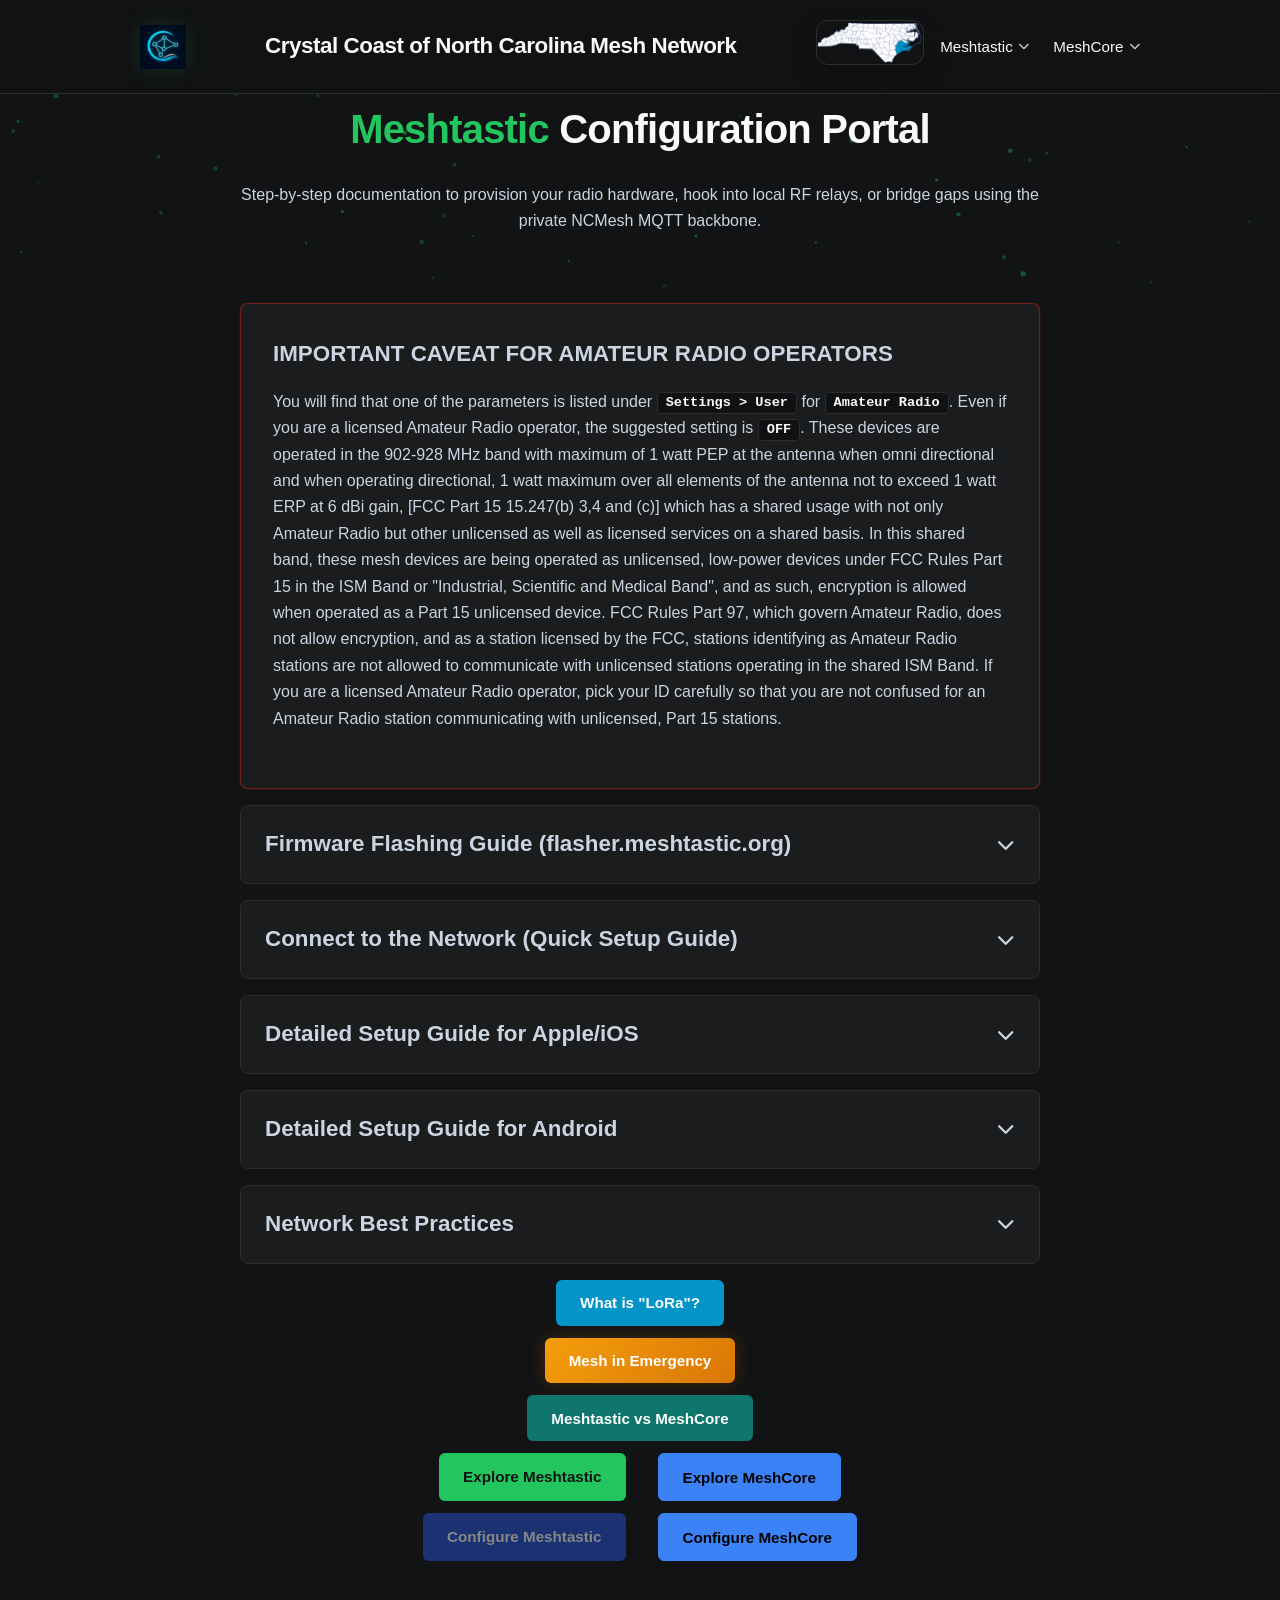
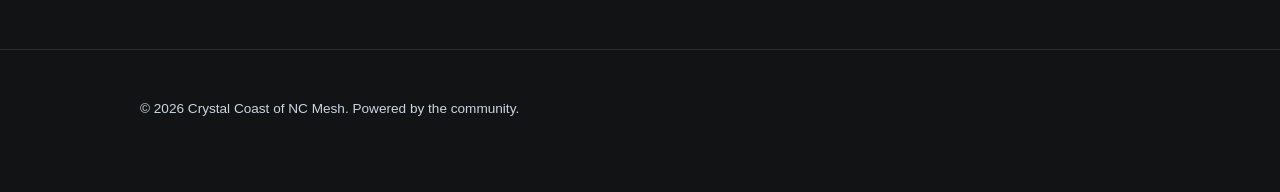
<file: config-meshtastic.html>
<!DOCTYPE html>
<html lang="en">

<head>
    <meta charset="UTF-8">
    <meta name="viewport" content="width=device-width, initial-scale=1.0">
    <title>Meshtastic Default Configuration Guide | CCMesh</title>
    <link rel="stylesheet" href="./includes/style.css">
    <link rel="stylesheet" href="https://cdnjs.cloudflare.com/ajax/libs/font-awesome/6.5.2/css/all.min.css"
        integrity="sha512-SnH5WK+bZxgPHs44uWIX+LLJAJ9/2PkPKZ5QiAj6Ta86w+fsb2TkcmfRyVX3pBnMFcV7oQPJkl9QevSCWr3W6A=="
        crossorigin="anonymous" referrerpolicy="no-referrer" />
    <script>
        document.addEventListener("DOMContentLoaded", () => {
            if (window.innerWidth <= 768) {
                const dropdownToggles = document.querySelectorAll('.dropdown-toggle');

                dropdownToggles.forEach(toggle => {
                    toggle.addEventListener('click', (e) => {
                        // Block direct redirect link if mobile sub-menu drawer is collapsed
                        e.preventDefault();
                        const parentLi = toggle.closest('.dropdown');

                        // Toggle active tracking layouts
                        parentLi.classList.toggle('active');
                        const targetMenu = parentLi.querySelector('.dropdown-menu');

                        if (targetMenu.style.display === 'block') {
                            targetMenu.style.display = 'none';
                        } else {
                            targetMenu.style.display = 'block';
                        }
                    });
                });
            }

            // --- 1. Clean Scroll Reveal Effect ---
            const observerOptions = { root: null, rootMargin: "0px", threshold: 0.1 };
            const revealObserver = new IntersectionObserver((entries, observer) => {
                entries.forEach(entry => {
                    if (entry.isIntersecting) {
                        entry.target.style.opacity = "1";
                        entry.target.style.transform = "translateY(0)";
                        observer.unobserve(entry.target);
                    }
                });
            }, observerOptions);

            const animatedElements = document.querySelectorAll(".card, .map-placeholder, .hero-content h1, .hero-content p");
            animatedElements.forEach(el => {
                el.style.opacity = "0";
                el.style.transform = "translateY(20px)";
                el.style.transition = "opacity 0.8s cubic-bezier(0.16, 1, 0.3, 1), transform 0.8s cubic-bezier(0.16, 1, 0.3, 1)";
                revealObserver.observe(el);
            });

            // --- 2. Seamless Mesh Network Canvas Engine ---
            const heroSection = document.querySelector(".hero");
            if (heroSection) {
                const canvas = document.createElement("canvas");
                const ctx = canvas.getContext("2d");

                Object.assign(canvas.style, {
                    position: "absolute", top: "0", left: "0", width: "100%", height: "100%",
                    zIndex: "0", pointerEvents: "none"
                });
                heroSection.style.position = "relative";
                heroSection.insertBefore(canvas, heroSection.firstChild);

                let points = [];
                let maxPoints = 110;
                const maxDist = 165;
                let mouse = { x: null, y: null, radius: 220 };

                window.addEventListener("mousemove", (e) => {
                    const rect = heroSection.getBoundingClientRect();
                    mouse.x = e.clientX - rect.left;
                    mouse.y = e.clientY - rect.top;
                });

                window.addEventListener("mouseleave", () => {
                    mouse.x = null;
                    mouse.y = null;
                });

                class MeshNode {
                    constructor(startX, startY) {
                        // Accepts coordinates if repositioning on screen resize boundaries
                        this.x = startX !== undefined ? startX : Math.random() * canvas.width;
                        this.y = startY !== undefined ? startY : Math.random() * canvas.height;
                        this.vx = (Math.random() - 0.5) * 0.16;
                        this.vy = (Math.random() - 0.5) * 0.16;
                        this.baseRadius = Math.random() * 1.5 + 0.8;
                        this.radius = this.baseRadius;
                        this.pulseFactor = Math.random() * Math.PI;
                        this.depth = Math.random() * 0.5 + 0.3;
                    }
                    update() {
                        this.x += this.vx;
                        this.y += this.vy;

                        if (this.x < 0) this.x = canvas.width;
                        if (this.x > canvas.width) this.x = 0;
                        if (this.y < 0) this.y = canvas.height;
                        if (this.y > canvas.height) this.y = 0;

                        this.pulseFactor += 0.012;
                        this.radius = this.baseRadius + Math.sin(this.pulseFactor) * 0.3;

                        if (mouse.x !== null && mouse.y !== null) {
                            const dx = mouse.x - this.x;
                            const dy = mouse.y - this.y;
                            const distance = Math.hypot(dx, dy);

                            if (distance < mouse.radius) {
                                const force = (mouse.radius - distance) / mouse.radius;
                                this.x -= (dx / distance) * force * 0.35;
                                this.y -= (dy / distance) * force * 0.35;
                            }
                        }
                    }
                    draw() {
                        ctx.beginPath();
                        ctx.arc(this.x, this.y, this.radius, 0, Math.PI * 2);
                        ctx.fillStyle = `rgba(34, 197, 94, ${this.depth * 0.5})`;
                        ctx.fill();
                    }
                }

                // SMART RESIZE: Scales coordinates instead of wiping arrays
                function resizeCanvas() {
                    const oldWidth = canvas.width || heroSection.offsetWidth;
                    const oldHeight = canvas.height || heroSection.offsetHeight;

                    canvas.width = heroSection.offsetWidth;
                    canvas.height = heroSection.offsetHeight;

                    const targetPoints = Math.min(Math.floor((canvas.width * canvas.height) / 7500), maxPoints);

                    if (points.length === 0) {
                        // Initial generation pass on boot up
                        for (let i = 0; i < targetPoints; i++) {
                            points.push(new MeshNode());
                        }
                    } else {
                        // Dynamically re-map current coordinate sets safely
                        points.forEach(p => {
                            p.x = (p.x / oldWidth) * canvas.width;
                            p.y = (p.y / oldHeight) * canvas.height;
                        });

                        // Add or trim nodes smoothly if canvas changes significantly
                        if (points.length < targetPoints) {
                            while (points.length < targetPoints) points.push(new MeshNode());
                        } else if (points.length > targetPoints) {
                            points.splice(targetPoints);
                        }
                    }
                }

                window.addEventListener("resize", resizeCanvas);
                resizeCanvas();

                function animateMesh() {
                    ctx.clearRect(0, 0, canvas.width, canvas.height);

                    for (let i = 0; i < points.length; i++) {
                        points[i].update();
                        points[i].draw();

                        for (let j = i + 1; j < points.length; j++) {
                            const dx = points[i].x - points[j].x;
                            const dy = points[i].y - points[j].y;
                            const dist = Math.hypot(dx, dy);

                            if (dist < maxDist) {
                                let alpha = (1 - dist / maxDist) * 0.13 * (points[i].depth * points[j].depth);

                                if (mouse.x !== null && mouse.y !== null) {
                                    const mDist1 = Math.hypot(mouse.x - points[i].x, mouse.y - points[i].y);
                                    const mDist2 = Math.hypot(mouse.x - points[j].x, mouse.y - points[j].y);
                                    if (mDist1 < mouse.radius || mDist2 < mouse.radius) {
                                        alpha *= 2.0;
                                    }
                                }

                                ctx.beginPath();
                                ctx.moveTo(points[i].x, points[i].y);
                                ctx.lineTo(points[j].x, points[j].y);
                                ctx.strokeStyle = `rgba(34, 197, 94, ${alpha})`;
                                ctx.lineWidth = dist < maxDist * 0.35 ? 0.8 : 0.4;
                                ctx.stroke();

                                if (Math.random() < 0.00025 && dist < maxDist * 0.6) {
                                    ctx.beginPath();
                                    const pct = (Date.now() % 1800) / 1800;
                                    const px = points[i].x + dx * pct;
                                    const py = points[i].y + dy * pct;
                                    ctx.arc(px, py, 1.8, 0, Math.PI * 2);
                                    ctx.fillStyle = `rgba(34, 197, 94, ${points[i].depth})`;
                                    ctx.fill();
                                }
                            }
                        }
                    }
                    requestAnimationFrame(animateMesh);
                }
                animateMesh();
            }

            // --- 3. Simple Back-To-Top Button ---
            const topBtn = document.createElement("button");
            topBtn.innerHTML = '<i class="fa-solid fa-arrow-up"></i>';
            Object.assign(topBtn.style, {
                position: "fixed", bottom: "30px", right: "30px", width: "45px", height: "45px",
                backgroundColor: "#1a1c1e", color: "#22c55e", border: "1px solid #2a2d31",
                borderRadius: "50%", cursor: "pointer", display: "none", zIndex: "2000",
                boxShadow: "0 4px 12px rgba(0,0,0,0.4)", transition: "all 0.3s ease"
            });
            document.body.appendChild(topBtn);

            window.addEventListener("scroll", () => {
                topBtn.style.display = window.scrollY > 400 ? "block" : "none";
            });

            topBtn.addEventListener("click", () => window.scrollTo({ top: 0, behavior: "smooth" }));
            topBtn.addEventListener("mouseenter", () => {
                topBtn.style.backgroundColor = "rgba(34, 197, 94, 0.1)";
                topBtn.style.borderColor = "#22c55e";
                topBtn.style.boxShadow = "0 0 15px rgba(34, 197, 94, 0.3)";
            });
            topBtn.addEventListener("mouseleave", () => {
                topBtn.style.backgroundColor = "#1a1c1e";
                topBtn.style.borderColor = "#2a2d31";
                topBtn.style.boxShadow = "0 4px 12px rgba(0,0,0,0.4)";
            });
            // --- 5. Clean Accordion Expansion Toggle Script ---
            const accordions = document.querySelectorAll('.accordion-header');

            accordions.forEach(header => {
                header.addEventListener('click', () => {
                    const parentSection = header.closest('.guide-section');

                    // Toggles class to kick off the custom CSS smooth height and opacity sliders
                    parentSection.classList.toggle('active');
                });
            });
        });
    </script>
</head>

<body>

    <!-- Header Navigation Bar Layer -->
    <header class="navbar">
        <div class="container">
            <div class="header-brand">
                <!-- Path explicitly updated to target the local directory syntax -->
                <a href="index.html" class="logo-brand">
                    <img src="./img/CCM_logo-night.png" alt="CC Mesh Logo" class="brand-img">
                </a>
                <div class="brand-text">Crystal Coast of North Carolina Mesh Network</div>
                <div class="header-map">
                    <img src="./img/north-carolina-map-1200px-edit-sized.png" alt="North Carolina map">
                </div>
            </div>
            <button class="nav-toggle" aria-expanded="false" aria-label="Toggle navigation">
                <i class="fa-solid fa-bars"></i>
            </button>
            <nav>
                <ul class="nav-links">
                    <!-- Meshtastic Dropdown Nesting Menu -->
                    <li class="dropdown">
                        <a href="meshtastic.html" class="dropdown-toggle">Meshtastic <i
                                class="fa-solid fa-chevron-down nav-arrow"></i></a>
                        <ul class="dropdown-menu">
                            <li><a href="meshtastic-vs-meshcore.html"><i class="fa-solid fa-scale-balanced"></i> Meshtastic vs MeshCore</a></li>
                            <li><a href="meshtastic.html"><i class="fa-solid fa-circle-info"></i> Network Info</a></li>
                            <li><a href="config-meshtastic.html"><i class="fa-solid fa-sliders"></i> Setup Instructions</a>
                            </li>
                        </ul>
                    </li>

                    <!-- MeshCore Dropdown Nesting Menu -->
                    <li class="dropdown">
                        <a href="meshcore.html" class="dropdown-toggle">MeshCore <i
                                class="fa-solid fa-chevron-down nav-arrow"></i></a>
                        <ul class="dropdown-menu">
                            <li><a href="meshtastic-vs-meshcore.html"><i class="fa-solid fa-scale-balanced"></i> Meshtastic vs MeshCore</a></li>
                            <li><a href="meshcore.html"><i class="fa-solid fa-circle-info"></i> Network Info</a></li>
                            <li><a href="config-meshcore.html"><i class="fa-solid fa-sliders"></i> Setup Instructions</a>
                            </li>
                        </ul>
                    </li>
                </ul>
            </nav>
        </div>
    </header>

    <!-- Hero Title Section -->
    <section class="hero">
        <div class="container hero-content">
            <h1><span style="color: #22c55e;">Meshtastic</span> Configuration Portal</h1>
            <p>Step-by-step documentation to provision your radio hardware, hook into local RF relays, or bridge gaps
                using the private NCMesh MQTT backbone.</p>
        </div>
    </section>

    <section class="guide-section" style="margin-top: 1rem;">
        <div class="container" style="max-width: 800px;">
            <div class="card" style="border: 1px solid rgba(220, 38, 38, 0.46); box-shadow: 0 0 0 1px rgba(220, 38, 38, 0.10);">
                <h4 style="margin-bottom: 1rem; font-size: 1.4rem;">IMPORTANT CAVEAT FOR AMATEUR RADIO OPERATORS</h4>
                <p>You will find that one of the parameters is listed under <span class="settings-value">Settings &gt; User</span> for <span class="settings-value">Amateur Radio</span>. Even if you are a licensed Amateur Radio operator, the suggested setting is <span class="settings-value">OFF</span>. These devices are operated in the 902-928 MHz band with maximum of 1 watt PEP at the antenna when omni directional and when operating directional, 1 watt maximum over all elements of the antenna not to exceed 1 watt ERP at 6 dBi gain, [FCC Part 15 15.247(b) 3,4 and (c)] which has a shared usage with not only Amateur Radio but other unlicensed as well as licensed services on a shared basis. In this shared band, these mesh devices are being operated as unlicensed, low-power devices under FCC Rules Part 15 in the ISM Band or "Industrial, Scientific and Medical Band", and as such, encryption is allowed when operated as a Part 15 unlicensed device. FCC Rules Part 97, which govern Amateur Radio, does not allow encryption, and as a station licensed by the FCC, stations identifying as Amateur Radio stations are not allowed to communicate with unlicensed stations operating in the shared ISM Band. If you are a licensed Amateur Radio operator, pick your ID carefully so that you are not confused for an Amateur Radio station communicating with unlicensed, Part 15 stations.</p>
            </div>
        </div>
    </section>

        <!-- SECTION: Meshtastic Firmware Flashing Accordion -->
    <section class="guide-section" style="margin-top: 1rem;">
        <div class="container" style="max-width: 800px;">
            <!-- Interactive Header Trigger Box -->
            <div class="accordion-header">
                <h4 style="margin-bottom: 0; font-size: 1.4rem;">Firmware Flashing Guide (flasher.meshtastic.org)</h4>
                <i class="fa-solid fa-chevron-down accordion-icon"></i>
            </div>
            
            <!-- Collapsible Content Holder -->
            <div class="accordion-content">
                <div class="card">
                    <p>Before configuring application software, your radio hardware must be flashed with the correct Meshtastic device binary. Wiping alternative or stock factory software ensures a clean install.</p>
                    
                    <h4><i class="fa-solid fa-microchip" style="color: var(--accent-green);"></i> 1. USB Driver Prerequisites</h4>
                    <p>To establish a clean local serial link over a wired connection, verify your machine has the proper UART hardware bridge controllers installed:</p>
                    <ul>
                        <li>Silicon Labs Core Bridge: <span class="settings-value">CP210X USB-to-UART Drivers</span></li>
                        <li>WCH Manufacturing Bridge: <span class="settings-value">CH340 / CH341 Drivers</span></li>
                    </ul>
                    <span class="settings-warning">WARNING: Use a high-quality USB data cable! Cheap charging cables lack data lines and will cause connection timeouts.</span>

                    <h4><i class="fa-solid fa-window-maximize" style="color: var(--accent-green);"></i> 2. Web Serial Flasher Procedure</h4>
                    <p>Connect your radio board to your computer via USB data cable, open a browser natively supporting Web Serial (Chrome, Edge, or Brave), and navigate to: <a href="https://meshtastic.org" target="_blank" rel="noopener noreferrer">flasher.meshtastic.org</a>.</p>
                    <ol style="padding-left: 1.25rem; color: var(--text-muted); line-height: 1.8; margin-bottom: 1.5rem;">
                        <li style="margin-bottom: 0.5rem;"><strong style="color: var(--text-main);">Detect Hardware:</strong> Select your specific device model from the target device dropdown list (e.g., Heltec V3, LilyGO T-Beam, Seeed Xiao).</li>
                        <li style="margin-bottom: 0.5rem;"><strong style="color: var(--text-main);">Firmware Selection:</strong> Choose the latest <span class="settings-value">Stable</span> firmware version release available for your specific chip architecture.</li>
                        <li style="margin-bottom: 0.5rem;"><strong style="color: var(--text-main);">Wipe Installation:</strong> Turn on the <span class="settings-value">Wipe and Install</span> (Erase Flash) option checkbox. This clears old corruption data blocks from internal memory.</li>
                        <li style="margin-bottom: 0.5rem;"><strong style="color: var(--text-main);">Execute Flash:</strong> Click the flash button tool, choose your device’s COM port from the browser window popup, and wait for the installer to report completion.</li>
                    </ol>

                    <h4><i class="fa-solid fa-triangle-exclamation" style="color: var(--accent-green);"></i> 3. Troubleshooting DFU &amp; Bootloader Issues</h4>
                    <p>If the web installer utility reports failing connections or cannot locate your target serial link port, manually force your board layout into flashing mode:</p>
                    <ul>
                        <li>ESP32 Targets (Heltec V3): <span class="settings-value">Hold Boot -> Press Reset -> Release Boot</span></li>
                        <li>nRF52 Targets (T-Echo): <span class="settings-value">Double-click the Reset button rapidly</span></li>
                    </ul>
                    <span class="settings-warning">WARNING: Do not disconnect or unplug the hardware node until the webpage completes the final system reboot phase!</span>
                </div>
            </div>
        </div>
    </section>

    <!-- Connect to the Network Section -->
    <section class="guide-section" style="margin-top: 1rem;">
        <div class="container" style="max-width: 800px;">
            <div class="accordion-header">
                <h4 style="margin-bottom: 0; font-size: 1.4rem;">Connect to the Network (Quick Setup Guide)</h4>
                <i class="fa-solid fa-chevron-down accordion-icon"></i>
            </div>

            <div class="accordion-content">
                <div class="card">
                    <p>CCMesh uses the default LongFast channel and settings, so that if you were to buy a radio and do
                        nothing but configure the country, you could connect to the mesh and start talking (near zero
                        configuration required).</p>
                    <p>The catch is that you need node(s) within RF range of you that you can connect to the mesh
                        through. If you follow this Quick Setup Guide and you don't see a lot of other nodes around you
                        within a few hours, please use the detailed setup guide instead (it will help you get connected
                        through MQTT).</p>

                    <h4><i class="fa-solid fa-radio" style="color: var(--accent-green);"></i> 1. Get a Meshtastic Radio
                    </h4>
                    <p>Review standard pricing tiers and device configurations to pick the right radio hardware layout
                        for your deployment footprint:</p>
                    <ul>
                        <li>DIY Bare Board Option: <span class="settings-value">~$35 (Build it yourself)</span></li>
                        <li>LILYGO T-Echo Profile: <span class="settings-value">~$70 (Ready out of the box)</span></li>
                        <li>Pocket Compact Node: <span class="settings-value">T1000-E (Great for EDC)</span></li>
                        <li>Pre-Built Battery Node: <span class="settings-value">$50 – $100 (Etsy/eBay with 3D printed
                                cases)</span></li>
                        <li>Pre-Built Solar Node: <span class="settings-value">$100 – $200 (Recommended for high outdoor
                                mounts)</span></li>
                    </ul>

                    <h4><i class="fa-solid fa-mobile-screen-button" style="color: var(--accent-green);"></i> 2. Download
                        App &amp; Connect</h4>
                    <p>Once your hardware target is secured, initialize your smartphone interface link over Bluetooth
                        channels:</p>
                    <ol style="padding-left: 1.25rem; color: var(--text-muted); line-height: 1.8; margin-bottom: 0;">
                        <li style="margin-bottom: 0.5rem;"><strong style="color: var(--text-main);">Software
                                Download:</strong> Install the official Meshtastic application engine on your iPhone or
                            Android phone device.</li>
                        <li style="margin-bottom: 0.5rem;"><strong style="color: var(--text-main);">Bluetooth
                                Sync:</strong> Power up your node device, turn on your mobile phone's Bluetooth
                            parameters, and pair them together inside the software screen.</li>
                        <li style="margin-bottom: 0.5rem;"><strong style="color: var(--accent-green);">Say Hi:</strong>
                            Open up the active app workspace and send out a message to see who is within range!</li>
                    </ol>
                </div>
            </div>
        </div>
    </section>
    <!-- Detailed iOS Guide -->
    <section class="guide-section" style="margin-top: 1rem;">
        <div class="container" style="max-width: 800px;">
            <!-- Interactive Header Trigger Box -->
            <div class="accordion-header">
                <h4 style="margin-bottom: 0; font-size: 1.4rem;">Detailed Setup Guide for Apple/iOS</h4>
                <i class="fa-solid fa-chevron-down accordion-icon"></i>
            </div>

            <!-- Collapsible Content Holder -->
            <div class="accordion-content">
                <div class="card">
                    <p><strong>Step 1:</strong> Get a Meshtastic Radio (Review options under Quick Setup Guide above).
                    </p>
                    <p><strong>Step 2:</strong> Download the Meshtastic App on your iOS device. Open the app and click
                        Bluetooth at the bottom of the app. Find your radio in the list and click on it. Enter the PIN
                        shown onscreen, or 123456 if your node doesn't have a screen.</p>
                    <p><strong>Step 3:</strong> If you see UNSET (region), click on it and select "United States" (the
                        device will reboot).</p>

                    <h4><i class="fa-solid fa-wave-square" style="color: var(--accent-green);"></i> Settings -> LoRa
                    </h4>
                    <ul>
                        <li>Region: <span class="settings-value">United States</span></li>
                        <li>Use Preset: <span class="settings-value">on</span></li>
                        <li>Presets: <span class="settings-value">LongFast</span></li>
                        <li>Ignore MQTT: <span class="settings-value">off</span></li>
                        <li>OK to MQTT: <span class="settings-value">on</span></li>
                    </ul>
                    <span class="settings-warning">WARNING: If 'Ignore MQTT' is on or 'OK to MQTT' is off, then you may
                        only see half of conversations!</span>

                    <ul style="margin-top: 0.5rem;">
                        <li>Transmit Enabled: <span class="settings-value">on</span></li>
                        <li>Number of hops: <span class="settings-value">5-7</span></li>
                        <li>Frequency Slot: <span class="settings-value">0</span></li>
                        <li>RX Boosted Gain: <span class="settings-value">On</span></li>
                        <li>Frequency override: <span class="settings-value">0</span></li>
                        <li>Transmit power: <span class="settings-value">30dBm</span></li>
                    </ul>
                    <span class="settings-warning">WARNING: Transmit dBm varies from device to device. Please check your
                        hardware manufacturer's specifications for more details!</span>

                    <h4><i class="fa-solid fa-circle-nodes" style="color: var(--accent-green);"></i> Settings ->
                        Channels</h4>
                    <p>Click on Primary Channel. Do not modify channel details. Ensure settings match:</p>
                    <ul>
                        <li>Positions Enabled: <span class="settings-value">on</span></li>
                        <li>Approximate Location: <span class="settings-value">0.9mi</span></li>
                        <li>MQTT Uplink Enabled: <span class="settings-value">on</span></li>
                        <li>MQTT Downlink Enabled: <span class="settings-value">on</span></li>
                    </ul>

                    <p style="margin: 1.5rem 0 0.5rem 0;">Click <strong>Add Channel</strong>:</p>
                    <ul>
                        <li>Name: <span class="settings-value">NCMesh</span></li>
                    </ul>
                    <span class="settings-warning">WARNING: Name is case sensitive!</span>

                    <ul style="margin-top: 0.5rem;">
                        <li>Key Size: <span class="settings-value">Default</span></li>
                        <li>Key: <span class="settings-value">AQ==</span></li>
                        <span class="settings-warning">WARNING: PSK is case sensitive!</span>
                        <li>Channel Role: <span class="settings-value">Secondary</span></li>
                        <li>Allow Position Requests: <span class="settings-value">Off</span></li>
                        <li>MQTT Uplink Enabled: <span class="settings-value">on</span></li>
                        <li>MQTT Downlink Enabled: <span class="settings-value">on</span></li>
                    </ul>

                    <h4><i class="fa-solid fa-user-gear" style="color: var(--accent-green);"></i> Settings -> User</h4>
                    <ul>
                        <li>Long name: <span class="settings-value">Name your node (up to 36 characters)</span></li>
                        <li>Short name: <span class="settings-value">Short name for your node (up to 4 characters or 1
                                emoji)</span></li>
                        <li>Licensed Operator (HAM mode): <span class="settings-value">Off</span></li>
                    </ul>

                    <h4><i class="fa-solid fa-toggle-on" style="color: var(--accent-green);"></i> Settings -> Device
                    </h4>
                    <ul>
                        <li>Mobile / pocket / EDC node: <span class="settings-value">Client</span> or <span
                                class="settings-value">Client Mute</span></li>
                        <li>Stationary node poorly placed (inside house): <span class="settings-value">Client
                                Mute</span></li>
                        <li>Stationary node well placed (2nd floor, roof, attic): <span
                                class="settings-value">Client</span></li>
                        <li>Multiple nodes for camping / poor cell / woods: <span class="settings-value">Client</span>
                        </li>
                        <li>Node placed on an elevated mountain peak or tower: <span
                                class="settings-value">Router</span></li>
                        <li>Rebroadcast Mode: <span class="settings-value">All</span></li>
                        <li>Node Info Broadcast Interval: <span class="settings-value">One Hour</span></li>
                    </ul>

                    <h4><i class="fa-solid fa-location-crosshairs" style="color: var(--accent-green);"></i> Settings ->
                        Position</h4>
                    <ul>
                        <li>Broadcast Interval: <span class="settings-value">60 minutes</span></li>
                        <li>Smart Position: <span class="settings-value">on</span></li>
                        <li>Minimum Interval: <span class="settings-value">30 Minutes</span></li>
                        <li>Minimum Distance: <span class="settings-value">100</span></li>
                        <li>Device GPS: <span class="settings-value">Enabled</span></li>
                        <li>Update Interval: <span class="settings-value">30 Minutes</span></li>
                        <li>Position Flags: <span class="settings-value">Enable altitude, satellites, and timestamp
                                only</span></li>
                    </ul>

                    <h4><i class="fa-solid fa-cloud-arrow-up" style="color: var(--accent-green);"></i> Settings -> MQTT
                    </h4>
                    <ul>
                        <li>Enabled: <span class="settings-value">on</span></li>
                        <li>MQTT Client Proxy: <span class="settings-value">on</span></li>
                        <li>Encryption Enabled: <span class="settings-value">on</span></li>
                        <li>JSON Enabled: <span class="settings-value">off</span></li>
                        <li>Map Report, Enabled: <span class="settings-value">on</span></li>
                        <li>Map Publish Interval: <span class="settings-value">One Hour</span></li>
                        <li>Approximate location: <span class="settings-value">0.9mi</span></li>
                        <li>Root Topic: <span class="settings-value">msh/US</span></li>
                        <li>Address: <span class="settings-value">mqtt.ncmesh.net</span></li>
                        <li>Username: <span class="settings-value">meshdev</span></li>
                        <li>Password: <span class="settings-value">large4cats</span></li>
                        <li>TLS Enabled: <span class="settings-value">off</span></li>
                    </ul>

                    <h4 style="color: var(--accent-green);"><i class="fa-solid fa-comment-dots"></i> Say Hi!</h4>
                    <p style="margin-bottom: 0;">Open the app -> Click Messages -> Click Channels -> Click Primary
                        Channel or NCMesh -> Type a message and say hello to the network!</p>
                </div>
            </div>
        </div>
    </section>
    <!-- Detailed Android Guide -->
    <section class="guide-section" style="margin-top: 1rem;">
        <div class="container" style="max-width: 800px;">
            <!-- Interactive Header Trigger Box -->
            <div class="accordion-header">
                <h4 style="margin-bottom: 0; font-size: 1.4rem;">Detailed Setup Guide for Android</h4>
                <i class="fa-solid fa-chevron-down accordion-icon"></i>
            </div>

            <!-- Collapsible Content Holder -->
            <div class="accordion-content">
                <div class="card">
                    <p><strong>Step 1:</strong> Get a Meshtastic Radio (Review options under Quick Setup Guide above).
                    </p>
                    <p><strong>Step 2:</strong> Download the Meshtastic App on your Android device. Pair your radio to
                        your phone with Bluetooth, then launch the Meshtastic application.</p>
                    <p><strong>Step 3:</strong> Tap the <span class="settings-value">+</span> sign at the lower right
                        corner, then click allow. Find your radio in the list and click on it. Enter the PIN shown
                        onscreen, or <span class="settings-value">123456</span> if your node doesn't have a screen.
                        Click allow when prompted for notifications.</p>
                    <p><strong>Step 4:</strong> If you see UNSET (region), click on it and select "United States" (the
                        device will reboot). Click the three dots at the upper right corner and click on Radio
                        configuration.</p>

                    <h4><i class="fa-solid fa-user-gear" style="color: var(--accent-green);"></i> User</h4>
                    <ul>
                        <li>Long name: <span class="settings-value">Name your node (up to 36 characters)</span></li>
                        <li>Short name: <span class="settings-value">Short name for your node (up to 4
                                characters)</span></li>
                        <li>Licensed Operator (HAM mode): <span class="settings-value">Off</span></li>
                    </ul>
                    <p style="margin-top: 0.5rem; color: var(--accent-green);">Click send, click close, and click the
                        back arrow at the top.</p>

                    <h4><i class="fa-solid fa-circle-nodes" style="color: var(--accent-green);"></i> Channels</h4>
                    <p>Click on <strong>LongFast</strong>. Do not modify channel details. Verify settings:</p>
                    <ul>
                        <li>Uplink: <span class="settings-value">Enabled</span></li>
                        <li>Downlink: <span class="settings-value">Enabled</span></li>
                        <li>Position: <span class="settings-value">Enabled</span></li>
                        <li>Precise location: <span class="settings-value">Disabled</span></li>
                        <li>Location Slider: <span class="settings-value">Set to 1.8mi (or larger if desired)</span>
                        </li>
                    </ul>

                    <p style="margin: 1.5rem 0 0.5rem 0;">Click <strong>+</strong> to add a secondary channel:</p>
                    <ul>
                        <li>Channel Name (case sensitive): <span class="settings-value">NCMesh</span></li>
                    </ul>
                    <span class="settings-warning">WARNING: Name is case sensitive!</span>

                    <ul style="margin-top: 0.5rem;">
                        <li>PSK (case sensitive): <span class="settings-value">AQ==</span></li>
                    </ul>
                    <span class="settings-warning">WARNING: PSK is case sensitive!</span>

                    <ul style="margin-top: 0.5rem;">
                        <li>Uplink: <span class="settings-value">Enabled</span></li>
                        <li>Downlink: <span class="settings-value">Enabled</span></li>
                        <li>Position: <span class="settings-value">Enabled</span></li>
                        <li>Precise location: <span class="settings-value">Disabled</span></li>
                        <li>Location Slider: <span class="settings-value">Set to 1.8mi (or larger if desired)</span>
                        </li>
                    </ul>
                    <p style="margin-top: 0.5rem; color: var(--accent-green);">Click Save. Validate that you see both
                        channels: LongFast and NCMesh. Click send, click close, then click the back arrow at the top.
                    </p>

                    <h4><i class="fa-solid fa-toggle-on" style="color: var(--accent-green);"></i> Device</h4>
                    <ul>
                        <li>If you have a mobile/pocket/edc node: <span class="settings-value">Client</span> or <span
                                class="settings-value">Client Mute</span></li>
                        <li>If you have a stationary node that is poorly placed (ie: inside a house): <span
                                class="settings-value">Client Mute</span></li>
                        <li>If you have a stationary node that is well placed (2nd floor window, roof, attic): <span
                                class="settings-value">Client</span></li>
                        <li>If you have multiple nodes for camping/poor cell service/innawoods/etc: <span
                                class="settings-value">Client</span></li>
                        <li>NodeInfo broadcast interval: <span class="settings-value">3600 Seconds</span></li>
                    </ul>
                    <p style="margin-top: 0.5rem; color: var(--accent-green);">Scroll down, click send, click close, and
                        click the back arrow at the top.</p>
                    <h4><i class="fa-solid fa-location-crosshairs" style="color: var(--accent-green);"></i> Position
                    </h4>
                    <ul>
                        <li>Position Broadcast Interval: <span class="settings-value">3600 Seconds</span></li>
                        <li>Smart broadcast minimum interval: <span class="settings-value">1800 Seconds</span></li>
                        <li>GPS Update Interval: <span class="settings-value">1800 Seconds</span></li>
                    </ul>
                    <p style="margin-top: 0.5rem; color: var(--accent-green);">Scroll down and click send, close, and
                        then click the back arrow at the top.</p>

                    <h4><i class="fa-solid fa-wave-square" style="color: var(--accent-green);"></i> LoRa</h4>
                    <ul>
                        <li>Change the hop limit to: <span class="settings-value">5-7</span></li>
                        <li>OK to MQTT: <span class="settings-value">Enabled</span></li>
                    </ul>
                    <span class="settings-warning">WARNING: If 'Ignore MQTT' is on/enabled or 'OK to MQTT' is
                        off/disabled, then you may only see half of conversations!</span>
                    <p style="margin-top: 0.5rem; color: var(--accent-green);">Click send, click close, and then click
                        the back arrow at the top.</p>

                    <h4><i class="fa-solid fa-cloud-arrow-up" style="color: var(--accent-green);"></i> MQTT</h4>
                    <ul>
                        <li>MQTT Enabled: <span class="settings-value">Enabled</span></li>
                        <li>Address: <span class="settings-value">mqtt.ncmesh.net</span></li>
                        <li>Username (default): <span class="settings-value">meshdev</span></li>
                        <li>Password (default): <span class="settings-value">large4cats</span></li>
                        <li>Encryption enabled: <span class="settings-value">Enabled</span></li>
                        <li>Root topic (case sensitive): <span class="settings-value">msh/US</span></li>
                        <li>Proxy to client enabled: <span class="settings-value">Enabled</span></li>
                        <li>Map reporting: <span class="settings-value">Enabled</span></li>
                        <li>Map Report, Enabled: <span class="settings-value">on</span></li>
                        <li>Precise location: <span class="settings-value">disabled</span></li>
                        <li>Approximate location: <span class="settings-value">1.8mi</span></li>
                        <li>Map reporting interval: <span class="settings-value">900 Seconds</span></li>
                    </ul>
                    <p style="margin-top: 0.5rem; color: var(--accent-green);">Click send, click close, and then click
                        the back arrow at the top twice to return to the main screen.</p>

                    <h4 style="color: var(--accent-green);"><i class="fa-solid fa-comment-dots"></i> Say Hi!</h4>
                    <p style="margin-bottom: 0;">Open the app -> Click the message bubble at the top left -> Click on
                        LongFast or NCMesh -> Type a message and greet the network!</p>
                </div>
            </div>
        </div>
    </section>
    <!-- Network Best Practices Section -->
    <section class="guide-section" style="margin-top: 1rem;">
        <div class="container" style="max-width: 800px;">
            <!-- Interactive Header Trigger Box -->
            <div class="accordion-header">
                <h4 style="margin-bottom: 0; font-size: 1.4rem;">Network Best Practices</h4>
                <i class="fa-solid fa-chevron-down accordion-icon"></i>
            </div>
            
            <!-- Collapsible Content Holder -->
            <div class="accordion-content">
                <div class="card">
                    <p>This is a community driven project. Following these coordination guidelines will ensure the best possible airtime utilization and packet delivery experience for everyone as we continue to grow.</p>

                    <h4><i class="fa-solid fa-bolt" style="color: var(--accent-green);"></i> TL;DR; Quick Reference Baseline</h4>
                    <ul>
                        <li>Standard Device Role: <span class="settings-value">Client</span></li>
                        <li>Optimal Hop Count: <span class="settings-value">4-7 Hops</span></li>
                        <li>Base Broadcast Intervals: <span class="settings-value">6 Hours (Info / Position / Telemetry)</span></li>
                    </ul>

                    <h4><i class="fa-solid fa-toggle-on" style="color: var(--accent-green);"></i> Device Role Best Practices</h4>
                    <p>It may be tempting to set your device to ‘client/router’ or one of the other infrastructure modes, however from our extensive testing we’ve seen the best results for the end user, and the network as a whole using the ‘client mute’ or 'client' roles. Meshtastic does not currently have any intelligent routing built into the firmware. Nodes are set to rebroadcast any message they receive that they have not heard rebroadcast from another node at a random time interval. The ‘client/router’ and other infrastructure roles take that random interval and subtracts another random interval ensuring that they rebroadcast first.</p>
                    <p>While this may sound good on paper, due to constantly changing environmental variables you may be inadvertently creating dead ends in the network, bypassing intended recipients, and closing off redundant routing paths. We highly recommend starting with ‘client mute’ for mobile users and nodes that aren't well placed (where someone else may be able to relay through it). For well placed nodes (2nd story window, attic, roof, etc) 'client' is recommended. For extremely well placed nodes with higher power or nodes on mountains or towers, 'router' is fine to use.</p>
                    <p>'client mute' is great for device connected nodes (the ones you're sending messages from) that are not contributing to the network (not outdoor nodes) as it reduces overall network airtime (network load). An example of this would be a device connected node in your home that is connected to MQTT or goes through a relay node on your roof.</p>

                    <h4><i class="fa-solid fa-route" style="color: var(--accent-green);"></i> Hop Count Scaling</h4>
                    <p>We recommend starting with a hop count of 4, and always using the minimum number of hops needed to reach your destination. If you are running a device connected node in your home and a relay node that your client always goes through, a hop count of 5 is advised. If you are on the edge of the network and are not achieving results with the above, 6 hops may be useful however we recommend ensuring that you've done all you can with regard to optimizing your node hardware and placement first, if these are not taken care of additional hops will not yield greater distance and will degrade the performance of the wider network.</p>
                    <h4><i class="fa-solid fa-clock" style="color: var(--accent-green);"></i> Broadcast Interval Parameters (Position, Telemetry, Node Info)</h4>
                    <p>In order to reduce overall channel utilization and ensure messages are delivered we recommend the following settings for everyday use unless you have a specific use case or are running a test that requires more frequent updates.</p>
                    <ul>
                        <li>Device Config (Node Info): <span class="settings-value">30 Minutes</span></li>
                        <li>Position Broadcast: <span class="settings-value">1 Hour</span></li>
                        <li>Smart Position: <span class="settings-value">Enabled</span></li>
                        <li>Minimum Interval: <span class="settings-value">30 Minutes</span></li>
                        <li>Minimum Distance: <span class="settings-value">100 Meters</span></li>
                        <li>GPS Update Interval: <span class="settings-value">30 Minutes</span></li>
                        <li>Position Flags: <span class="settings-value">Disable all flags not explicitly required</span></li>
                    </ul>

                    <h4><i class="fa-solid fa-cloud-nodes" style="color: var(--accent-green);"></i> MQTT Server Infrastructure Integration</h4>
                    <p>Opinions on using MQTT with Meshtastic are widely varied. Some Meshtastic users and groups have chosen not to use MQTT with Meshtastic in the spirit of building out a stronger RF based mesh network. Building out RF coverage is a noble goal that we all share, but we feel that MQTT has a lot of utility (especially in the early days of mesh building).</p>
                    <p>We use MQTT to bridge RF gaps in order to connect pockets of users throughout the state into a single mesh. We also leverage MQTT for hop count reduction. 7+ hops from Raleigh to Asheville can be reduced to two hops through MQTT (node -> raleigh router -> asheville router -> node).</p>
                    <p>MQTT is also great for mobile/pocket nodes. You can stay connected to the mesh no matter where you are (or what local RF coverage looks like).</p>
                    <p>Our MQTT server is private, so your nodelist will only reflect other NCMesh nodes/users (not the entire US/planet), and the probability of unwanted messages/spam coming across MQTT is greatly reduced.</p>
                </div>
            </div>
        </div>
    </section>

    <section class="hero-buttons-section" style="padding: 1rem 0 1.5rem;">
        <div class="container">
            <div class="hero-buttons" style="margin-top: 0;">
                <a href="lora.html" class="btn btn-info">What is "LoRa"?</a>
            </div>
            <div class="hero-buttons" style="margin-top: 0.75rem;">
                <a href="mesh-in-emergency.html" class="btn btn-gradient">Mesh in Emergency</a>
            </div>
            <div class="hero-buttons" style="margin-top: 0.75rem;">
                <a href="meshtastic-vs-meshcore.html" class="btn btn-compare">Meshtastic vs MeshCore</a>
            </div>
            <div class="hero-buttons" style="margin-top: 0.75rem;">
                <a href="meshtastic.html" class="btn btn-primary">Explore Meshtastic</a>
                <a href="meshcore.html" class="btn btn-secondary btn-meshcore">Explore MeshCore</a>
            </div>
            <div class="hero-buttons" style="margin-top: 0.75rem;">
                <a href="#" class="btn btn-disabled-alt" aria-disabled="true" tabindex="-1">Configure Meshtastic</a>
                <a href="config-meshcore.html" class="btn btn-secondary btn-meshcore">Configure MeshCore</a>
            </div>
        </div>
    </section>

    <!-- Footer -->
    <footer class="footer">
        <div class="container">
            <p>© 2026 Crystal Coast of NC Mesh. Powered by the community.</p>
        </div>
    </footer>
</body>
</html>
</file>
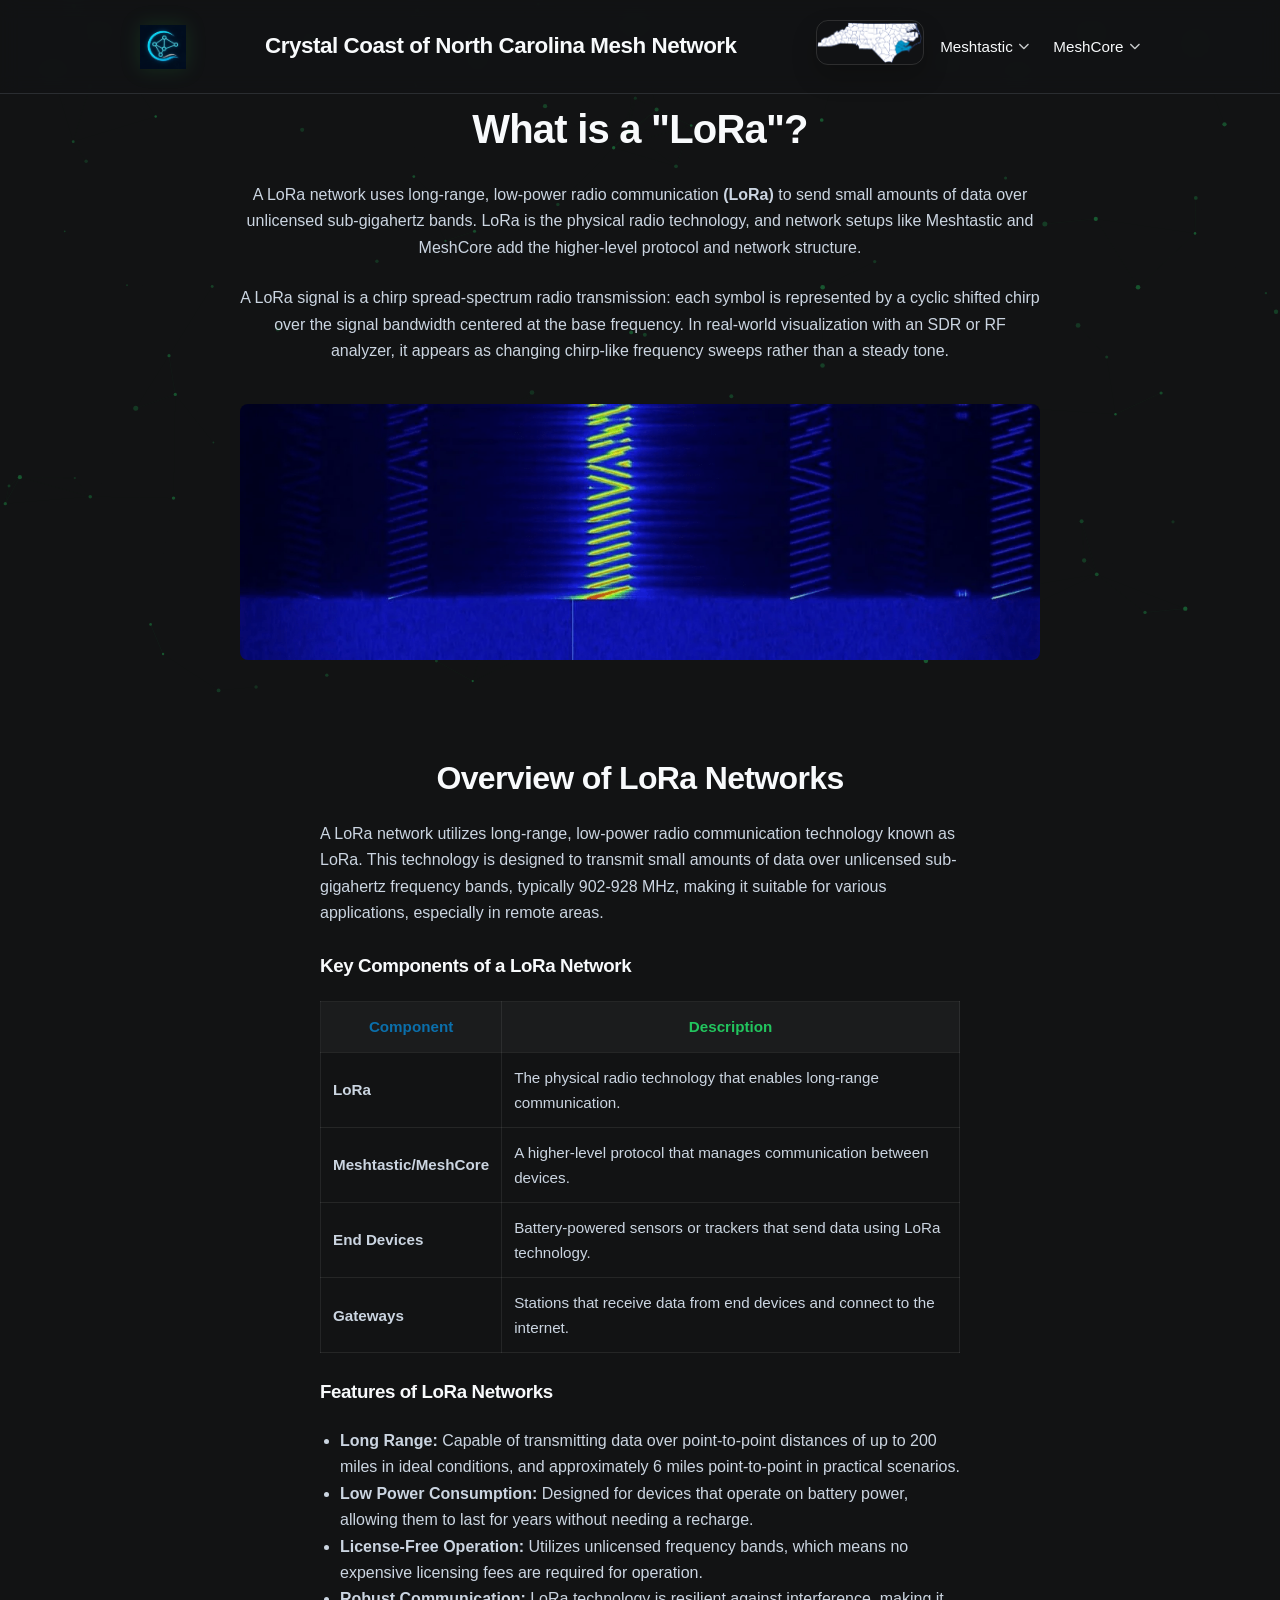
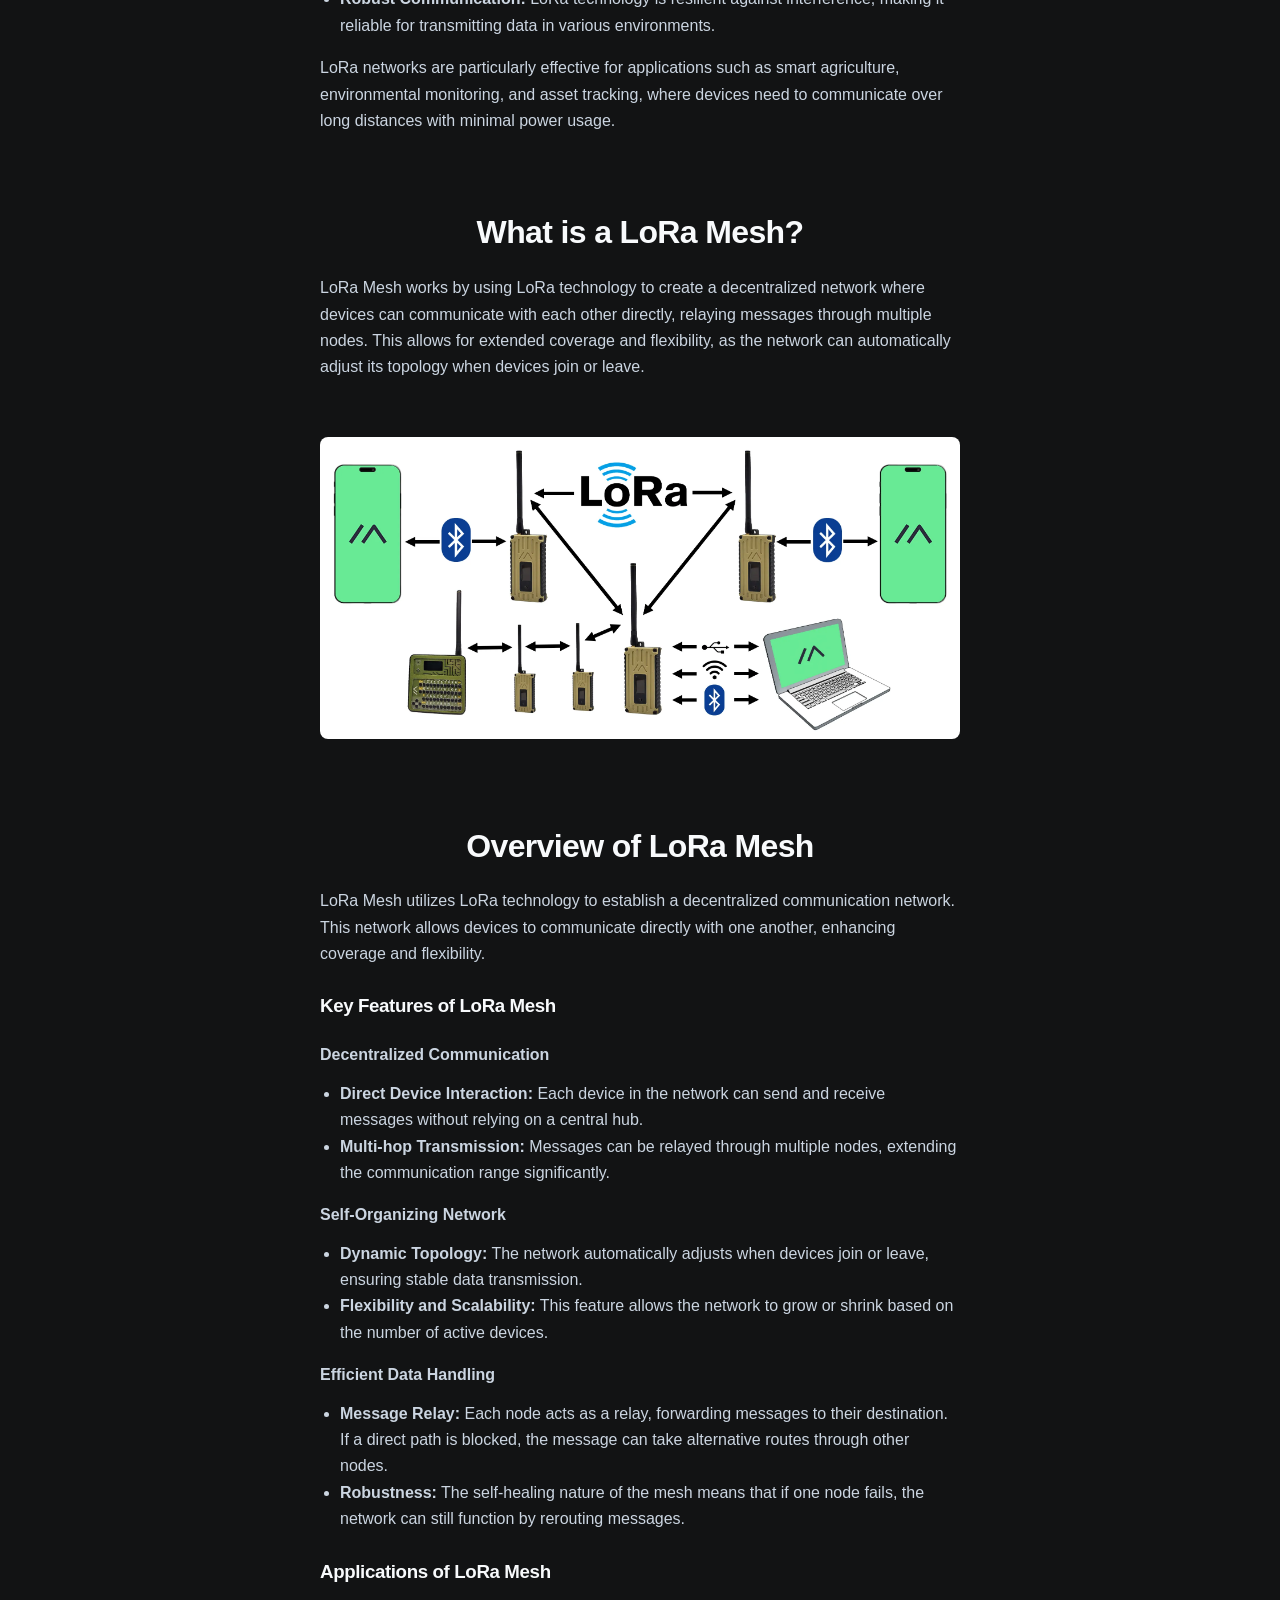
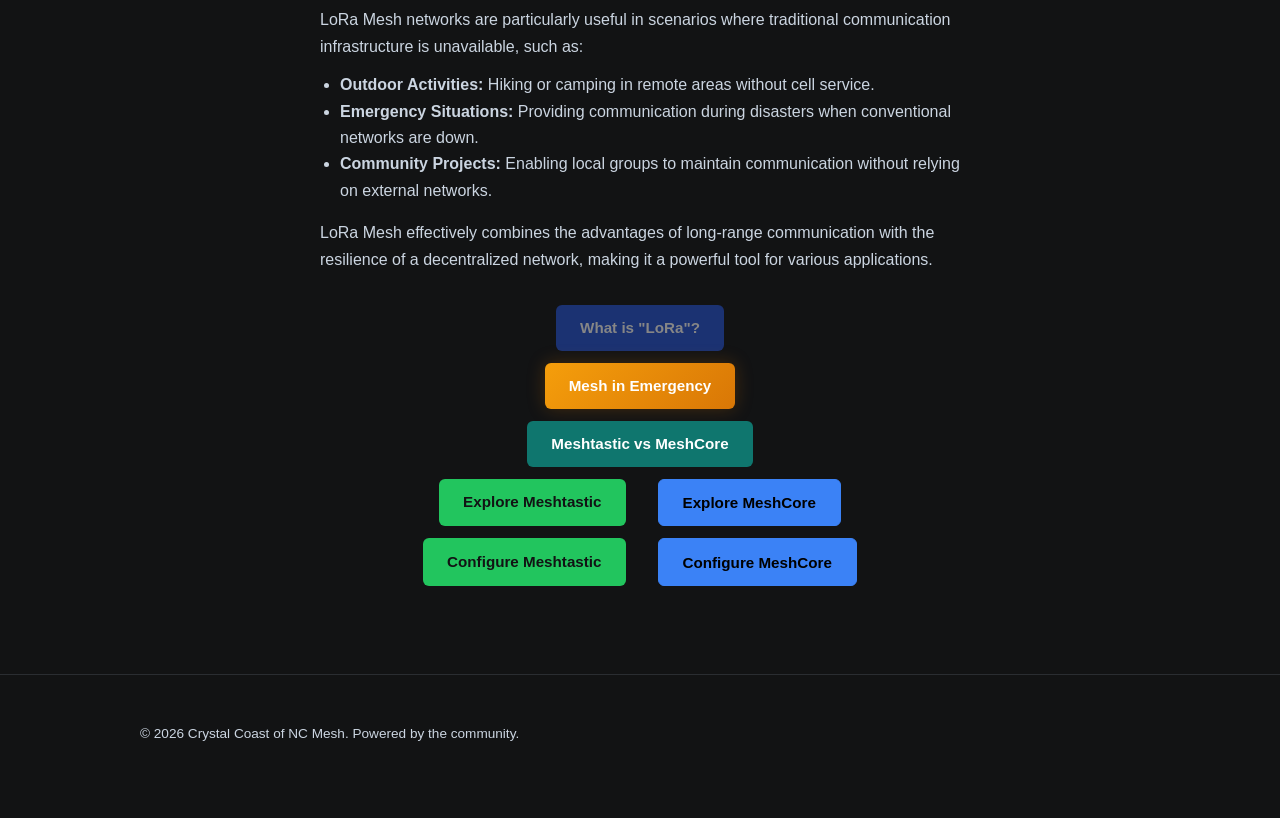
<file: lora.html>
<!DOCTYPE html>
<html lang="en">

<head>
    <meta charset="UTF-8">
    <meta name="viewport" content="width=device-width, initial-scale=1.0">
    <title>LoRa | CC Mesh</title>
    <link rel="stylesheet" href="./includes/style.css">
    <link rel="stylesheet" href="https://cdnjs.cloudflare.com/ajax/libs/font-awesome/6.5.2/css/all.min.css"
        integrity="sha512-SnH5WK+bZxgPHs44uWIX+LLJAJ9/2PkPKZ5QiAj6Ta86w+fsb2TkcmfRyVX3pBnMFcV7oQPJkl9QevSCWr3W6A=="
        crossorigin="anonymous" referrerpolicy="no-referrer" />

    <script>
        document.addEventListener("DOMContentLoaded", () => {
            if (window.innerWidth <= 768) {
                const dropdownToggles = document.querySelectorAll('.dropdown-toggle');

                dropdownToggles.forEach(toggle => {
                    toggle.addEventListener('click', (e) => {
                        // Block direct redirect link if mobile sub-menu drawer is collapsed
                        e.preventDefault();
                        const parentLi = toggle.closest('.dropdown');

                        // Toggle active tracking layouts
                        parentLi.classList.toggle('active');
                        const targetMenu = parentLi.querySelector('.dropdown-menu');

                        if (targetMenu.style.display === 'block') {
                            targetMenu.style.display = 'none';
                        } else {
                            targetMenu.style.display = 'block';
                        }
                    });
                });
            }

            // --- 1. Clean Scroll Reveal Effect ---
            const observerOptions = { root: null, rootMargin: "0px", threshold: 0.1 };
            const revealObserver = new IntersectionObserver((entries, observer) => {
                entries.forEach(entry => {
                    if (entry.isIntersecting) {
                        entry.target.style.opacity = "1";
                        entry.target.style.transform = "translateY(0)";
                        observer.unobserve(entry.target);
                    }
                });
            }, observerOptions);

            const animatedElements = document.querySelectorAll(".card, .map-placeholder, .hero-content h1, .hero-content p");
            animatedElements.forEach(el => {
                el.style.opacity = "0";
                el.style.transform = "translateY(20px)";
                el.style.transition = "opacity 0.8s cubic-bezier(0.16, 1, 0.3, 1), transform 0.8s cubic-bezier(0.16, 1, 0.3, 1)";
                revealObserver.observe(el);
            });

            // --- 2. Seamless Mesh Network Canvas Engine ---
            const heroSection = document.querySelector(".hero");
            if (heroSection) {
                const canvas = document.createElement("canvas");
                const ctx = canvas.getContext("2d");

                Object.assign(canvas.style, {
                    position: "absolute", top: "0", left: "0", width: "100%", height: "100%",
                    zIndex: "0", pointerEvents: "none"
                });
                heroSection.style.position = "relative";
                heroSection.insertBefore(canvas, heroSection.firstChild);

                let points = [];
                let maxPoints = 110;
                const maxDist = 165;
                let mouse = { x: null, y: null, radius: 220 };

                window.addEventListener("mousemove", (e) => {
                    const rect = heroSection.getBoundingClientRect();
                    mouse.x = e.clientX - rect.left;
                    mouse.y = e.clientY - rect.top;
                });

                window.addEventListener("mouseleave", () => {
                    mouse.x = null;
                    mouse.y = null;
                });

                class MeshNode {
                    constructor(startX, startY) {
                        // Accepts coordinates if repositioning on screen resize boundaries
                        this.x = startX !== undefined ? startX : Math.random() * canvas.width;
                        this.y = startY !== undefined ? startY : Math.random() * canvas.height;
                        this.vx = (Math.random() - 0.5) * 0.16;
                        this.vy = (Math.random() - 0.5) * 0.16;
                        this.baseRadius = Math.random() * 1.5 + 0.8;
                        this.radius = this.baseRadius;
                        this.pulseFactor = Math.random() * Math.PI;
                        this.depth = Math.random() * 0.5 + 0.3;
                    }
                    update() {
                        this.x += this.vx;
                        this.y += this.vy;

                        if (this.x < 0) this.x = canvas.width;
                        if (this.x > canvas.width) this.x = 0;
                        if (this.y < 0) this.y = canvas.height;
                        if (this.y > canvas.height) this.y = 0;

                        this.pulseFactor += 0.012;
                        this.radius = this.baseRadius + Math.sin(this.pulseFactor) * 0.3;

                        if (mouse.x !== null && mouse.y !== null) {
                            const dx = mouse.x - this.x;
                            const dy = mouse.y - this.y;
                            const distance = Math.hypot(dx, dy);

                            if (distance < mouse.radius) {
                                const force = (mouse.radius - distance) / mouse.radius;
                                this.x -= (dx / distance) * force * 0.35;
                                this.y -= (dy / distance) * force * 0.35;
                            }
                        }
                    }
                    draw() {
                        ctx.beginPath();
                        ctx.arc(this.x, this.y, this.radius, 0, Math.PI * 2);
                        ctx.fillStyle = `rgba(34, 197, 94, ${this.depth * 0.5})`;
                        ctx.fill();
                    }
                }

                // SMART RESIZE: Scales coordinates instead of wiping arrays
                function resizeCanvas() {
                    const oldWidth = canvas.width || heroSection.offsetWidth;
                    const oldHeight = canvas.height || heroSection.offsetHeight;

                    canvas.width = heroSection.offsetWidth;
                    canvas.height = heroSection.offsetHeight;

                    const targetPoints = Math.min(Math.floor((canvas.width * canvas.height) / 7500), maxPoints);

                    if (points.length === 0) {
                        // Initial generation pass on boot up
                        for (let i = 0; i < targetPoints; i++) {
                            points.push(new MeshNode());
                        }
                    } else {
                        // Dynamically re-map current coordinate sets safely
                        points.forEach(p => {
                            p.x = (p.x / oldWidth) * canvas.width;
                            p.y = (p.y / oldHeight) * canvas.height;
                        });

                        // Add or trim nodes smoothly if canvas changes significantly
                        if (points.length < targetPoints) {
                            while (points.length < targetPoints) points.push(new MeshNode());
                        } else if (points.length > targetPoints) {
                            points.splice(targetPoints);
                        }
                    }
                }

                window.addEventListener("resize", resizeCanvas);
                resizeCanvas();

                function animateMesh() {
                    ctx.clearRect(0, 0, canvas.width, canvas.height);

                    for (let i = 0; i < points.length; i++) {
                        points[i].update();
                        points[i].draw();

                        for (let j = i + 1; j < points.length; j++) {
                            const dx = points[i].x - points[j].x;
                            const dy = points[i].y - points[j].y;
                            const dist = Math.hypot(dx, dy);

                            if (dist < maxDist) {
                                let alpha = (1 - dist / maxDist) * 0.13 * (points[i].depth * points[j].depth);

                                if (mouse.x !== null && mouse.y !== null) {
                                    const mDist1 = Math.hypot(mouse.x - points[i].x, mouse.y - points[i].y);
                                    const mDist2 = Math.hypot(mouse.x - points[j].x, mouse.y - points[j].y);
                                    if (mDist1 < mouse.radius || mDist2 < mouse.radius) {
                                        alpha *= 2.0;
                                    }
                                }

                                ctx.beginPath();
                                ctx.moveTo(points[i].x, points[i].y);
                                ctx.lineTo(points[j].x, points[j].y);
                                ctx.strokeStyle = `rgba(34, 197, 94, ${alpha})`;
                                ctx.lineWidth = dist < maxDist * 0.35 ? 0.8 : 0.4;
                                ctx.stroke();

                                if (Math.random() < 0.00025 && dist < maxDist * 0.6) {
                                    ctx.beginPath();
                                    const pct = (Date.now() % 1800) / 1800;
                                    const px = points[i].x + dx * pct;
                                    const py = points[i].y + dy * pct;
                                    ctx.arc(px, py, 1.8, 0, Math.PI * 2);
                                    ctx.fillStyle = `rgba(34, 197, 94, ${points[i].depth})`;
                                    ctx.fill();
                                }
                            }
                        }
                    }
                    requestAnimationFrame(animateMesh);
                }
                animateMesh();
            }

            // --- 3. Simple Back-To-Top Button ---
            const topBtn = document.createElement("button");
            topBtn.innerHTML = '<i class="fa-solid fa-arrow-up"></i>';
            Object.assign(topBtn.style, {
                position: "fixed", bottom: "30px", right: "30px", width: "45px", height: "45px",
                backgroundColor: "#1a1c1e", color: "#22c55e", border: "1px solid #2a2d31",
                borderRadius: "50%", cursor: "pointer", display: "none", zIndex: "2000",
                boxShadow: "0 4px 12px rgba(0,0,0,0.4)", transition: "all 0.3s ease"
            });
            document.body.appendChild(topBtn);

            window.addEventListener("scroll", () => {
                topBtn.style.display = window.scrollY > 400 ? "block" : "none";
            });

            const featureCards = document.querySelectorAll('.feature-card');
            const featurePopup = document.getElementById('feature-popup');
            const featurePopupTitle = document.getElementById('feature-popup-title');
            const featurePopupText = document.getElementById('feature-popup-text');
            const featurePopupClose = document.querySelector('.feature-popup-close');

            featureCards.forEach(card => {
                card.addEventListener('click', () => {
                    featurePopupTitle.textContent = card.dataset.title;
                    featurePopupText.textContent = card.dataset.text;
                    featurePopup.classList.add('active');
                    featurePopup.setAttribute('aria-hidden', 'false');
                });
            });

            const closePopup = () => {
                featurePopup.classList.remove('active');
                featurePopup.setAttribute('aria-hidden', 'true');
            };

            featurePopupClose.addEventListener('click', closePopup);
            featurePopup.addEventListener('click', (e) => {
                if (e.target === featurePopup) closePopup();
            });

            document.addEventListener('keydown', (e) => {
                if (e.key === 'Escape') closePopup();
            });

            topBtn.addEventListener("click", () => window.scrollTo({ top: 0, behavior: "smooth" }));
            topBtn.addEventListener("mouseenter", () => {
                topBtn.style.backgroundColor = "rgba(34, 197, 94, 0.1)";
                topBtn.style.borderColor = "#22c55e";
                topBtn.style.boxShadow = "0 0 15px rgba(34, 197, 94, 0.3)";
            });
            topBtn.addEventListener("mouseleave", () => {
                topBtn.style.backgroundColor = "#1a1c1e";
                topBtn.style.borderColor = "#2a2d31";
                topBtn.style.boxShadow = "0 4px 12px rgba(0,0,0,0.4)";
            });
        });
    </script>


</head>

<body>

    <!-- Header Navigation Bar Layer -->
    <header class="navbar">
        <div class="container">
            <div class="header-brand">
                <!-- Path explicitly updated to target the local directory syntax -->
                <a href="index.html" class="logo-brand">
                    <img src="./img/CCM_logo-night.png" alt="CC Mesh Logo" class="brand-img">
                </a>
                <div class="brand-text">Crystal Coast of North Carolina Mesh Network</div>
                <div class="header-map">
                    <img src="./img/north-carolina-map-1200px-edit-sized.png" alt="North Carolina map">
                </div>
            </div>
            <button class="nav-toggle" aria-expanded="false" aria-label="Toggle navigation">
                <i class="fa-solid fa-bars"></i>
            </button>
            <nav>
                <ul class="nav-links">
                    <!-- Meshtastic Dropdown Nesting Menu -->
                    <li class="dropdown">
                        <a href="meshtastic.html" class="dropdown-toggle">Meshtastic <i
                                class="fa-solid fa-chevron-down nav-arrow"></i></a>
                        <ul class="dropdown-menu">
                            <li><a href="meshtastic-vs-meshcore.html"><i class="fa-solid fa-scale-balanced"></i> Meshtastic vs MeshCore</a></li>
                            <li><a href="meshtastic.html"><i class="fa-solid fa-circle-info"></i> Network Info</a></li>
                            <li><a href="config-meshtastic.html"><i class="fa-solid fa-sliders"></i> Setup Instructions</a>
                            </li>
                        </ul>
                    </li>

                    <!-- MeshCore Dropdown Nesting Menu -->
                    <li class="dropdown">
                        <a href="meshcore.html" class="dropdown-toggle">MeshCore <i
                                class="fa-solid fa-chevron-down nav-arrow"></i></a>
                        <ul class="dropdown-menu">
                            <li><a href="meshtastic-vs-meshcore.html"><i class="fa-solid fa-scale-balanced"></i> Meshtastic vs MeshCore</a></li>
                            <li><a href="meshcore.html"><i class="fa-solid fa-circle-info"></i> Network Info</a></li>
                            <li><a href="config-meshcore.html"><i class="fa-solid fa-sliders"></i> Setup Instructions</a>
                            </li>
                        </ul>
                    </li>
                </ul>
            </nav>
        </div>
    </header>

    <!-- Canvas Hero Target Zone -->
    <section class="hero">
        <div class="container hero-content">
            <h1>What is a "LoRa"?</h1>
            <p>A LoRa network uses long-range, low-power radio communication <strong>(LoRa)</strong> to send small amounts of data over unlicensed sub-gigahertz bands. LoRa is the physical radio technology, and network setups like Meshtastic and MeshCore add the higher-level protocol and network structure.</p>
            <p>A LoRa signal is a chirp spread-spectrum radio transmission: each symbol is represented by a cyclic shifted chirp over the signal bandwidth centered at the base frequency. In real-world visualization with an SDR or RF analyzer, it appears as changing chirp-like frequency sweeps rather than a steady tone.</p>
            <img src="./img/LoRa_spectrum.png" alt="LoRa spectrum visualization" loading="lazy" decoding="async" style="margin-top: 1rem; max-width: 100%; height: auto; border-radius: 0.5rem;">
        </div>
    </section>

    <section class="hero-content-block">
        <div class="container">
            <div class="hero-content-extended" style="text-align: left;">
                <h2 style="text-align: center; margin-bottom: 1rem;">Overview of LoRa Networks</h2>
                <p>A LoRa network utilizes long-range, low-power radio communication technology known as LoRa. This technology is designed to transmit small amounts of data over unlicensed sub-gigahertz frequency bands, typically 902-928 MHz, making it suitable for various applications, especially in remote areas.</p>

                <h3 style="margin-top: 1.5rem;">Key Components of a LoRa Network</h3>
                <table class="compare-table" style="margin-top: 0.75rem;">
                    <thead>
                        <tr>
                            <th style="text-align: center;">Component</th>
                            <th style="text-align: center;">Description</th>
                        </tr>
                    </thead>
                    <tbody>
                        <tr>
                            <td style="text-align: left;">LoRa</td>
                            <td style="text-align: left;">The physical radio technology that enables long-range communication.</td>
                        </tr>
                        <tr>
                            <td style="text-align: left;">Meshtastic/MeshCore</td>
                            <td style="text-align: left;">A higher-level protocol that manages communication between devices.</td>
                        </tr>
                        <tr>
                            <td style="text-align: left;">End Devices</td>
                            <td style="text-align: left;">Battery-powered sensors or trackers that send data using LoRa technology.</td>
                        </tr>
                        <tr>
                            <td style="text-align: left;">Gateways</td>
                            <td style="text-align: left;">Stations that receive data from end devices and connect to the internet.</td>
                        </tr>
                    </tbody>
                </table>

                <h3 style="margin-top: 1.5rem;">Features of LoRa Networks</h3>
                <ul style="margin-top: 0.75rem; padding-left: 1.25rem;">
                    <li><strong>Long Range:</strong> Capable of transmitting data over point-to-point distances of up to 200 miles in ideal conditions, and approximately 6 miles point-to-point in practical scenarios.</li>
                    <li><strong>Low Power Consumption:</strong> Designed for devices that operate on battery power, allowing them to last for years without needing a recharge.</li>
                    <li><strong>License-Free Operation:</strong> Utilizes unlicensed frequency bands, which means no expensive licensing fees are required for operation.</li>
                    <li><strong>Robust Communication:</strong> LoRa technology is resilient against interference, making it reliable for transmitting data in various environments.</li>
                </ul>

                <p style="margin-top: 1rem;">LoRa networks are particularly effective for applications such as smart agriculture, environmental monitoring, and asset tracking, where devices need to communicate over long distances with minimal power usage.</p>
            </div>
        </div>
    </section>

    <section class="hero-content-block">
        <div class="container">
            <div class="hero-content-extended" style="text-align: left;">
                <h2 style="text-align: center; margin-bottom: 1rem;">What is a LoRa Mesh?</h2>
                <p>LoRa Mesh works by using LoRa technology to create a decentralized network where devices can communicate with each other directly, relaying messages through multiple nodes. This allows for extended coverage and flexibility, as the network can automatically adjust its topology when devices join or leave.</p>
            </div>
        </div>
    </section>

    <section class="hero-content-block">
        <div class="container">
            <div class="hero-content-extended" style="text-align: left;">
                <img src="./img/lora_mesh_diagram.webp" alt="LoRa mesh applications diagram" loading="lazy" decoding="async" style="margin-top: 1rem; max-width: 100%; height: auto; border-radius: 0.5rem;">
            </div>
        </div>
    </section>

    <section class="hero-content-block">
        <div class="container">
            <div class="hero-content-extended" style="text-align: left;">
                <h2 style="text-align: center; margin-bottom: 1rem;">Overview of LoRa Mesh</h2>
                <p>LoRa Mesh utilizes LoRa technology to establish a decentralized communication network. This network allows devices to communicate directly with one another, enhancing coverage and flexibility.</p>

                <h3 style="margin-top: 1.5rem;">Key Features of LoRa Mesh</h3>

                <h4 style="margin-top: 1rem;">Decentralized Communication</h4>
                <ul style="margin-top: 0.75rem; padding-left: 1.25rem;">
                    <li><strong>Direct Device Interaction:</strong> Each device in the network can send and receive messages without relying on a central hub.</li>
                    <li><strong>Multi-hop Transmission:</strong> Messages can be relayed through multiple nodes, extending the communication range significantly.</li>
                </ul>

                <h4 style="margin-top: 1rem;">Self-Organizing Network</h4>
                <ul style="margin-top: 0.75rem; padding-left: 1.25rem;">
                    <li><strong>Dynamic Topology:</strong> The network automatically adjusts when devices join or leave, ensuring stable data transmission.</li>
                    <li><strong>Flexibility and Scalability:</strong> This feature allows the network to grow or shrink based on the number of active devices.</li>
                </ul>

                <h4 style="margin-top: 1rem;">Efficient Data Handling</h4>
                <ul style="margin-top: 0.75rem; padding-left: 1.25rem;">
                    <li><strong>Message Relay:</strong> Each node acts as a relay, forwarding messages to their destination. If a direct path is blocked, the message can take alternative routes through other nodes.</li>
                    <li><strong>Robustness:</strong> The self-healing nature of the mesh means that if one node fails, the network can still function by rerouting messages.</li>
                </ul>

                <h3 style="margin-top: 1.5rem;">Applications of LoRa Mesh</h3>
                <p>LoRa Mesh networks are particularly useful in scenarios where traditional communication infrastructure is unavailable, such as:</p>
                <ul style="margin-top: 0.75rem; padding-left: 1.25rem;">
                    <li><strong>Outdoor Activities:</strong> Hiking or camping in remote areas without cell service.</li>
                    <li><strong>Emergency Situations:</strong> Providing communication during disasters when conventional networks are down.</li>
                    <li><strong>Community Projects:</strong> Enabling local groups to maintain communication without relying on external networks.</li>
                </ul>
                <p style="margin-top: 1rem;">LoRa Mesh effectively combines the advantages of long-range communication with the resilience of a decentralized network, making it a powerful tool for various applications.</p>
            </div>
        </div>
    </section>

    <section class="hero-buttons-section" style="padding: 1rem 0 1.5rem;">
        <div class="container">
            <div class="hero-buttons" style="margin-top: 0;">
                <a href="#" class="btn btn-disabled-alt" aria-disabled="true" tabindex="-1">What is "LoRa"?</a>
            </div>
            <div class="hero-buttons" style="margin-top: 0.75rem;">
                <a href="mesh-in-emergency.html" class="btn btn-gradient">Mesh in Emergency</a>
            </div>
            <div class="hero-buttons" style="margin-top: 0.75rem;">
                <a href="meshtastic-vs-meshcore.html" class="btn btn-compare">Meshtastic vs MeshCore</a>
            </div>
            <div class="hero-buttons" style="margin-top: 0.75rem;">
                <a href="meshtastic.html" class="btn btn-primary">Explore Meshtastic</a>
                <a href="meshcore.html" class="btn btn-secondary btn-meshcore">Explore MeshCore</a>
            </div>
            <div class="hero-buttons" style="margin-top: 0.75rem;">
                <a href="config-meshtastic.html" class="btn btn-primary">Configure Meshtastic</a>
                <a href="config-meshcore.html" class="btn btn-secondary btn-meshcore">Configure MeshCore</a>
            </div>
        </div>
    </section>

    <footer class="footer">
        <div class="container">
            <p>© 2026 Crystal Coast of NC Mesh. Powered by the community.</p>
        </div>
    </footer>

    <!-- Insert your smart canvas animation script asset block directly below here -->
</body>

</html>
</file>
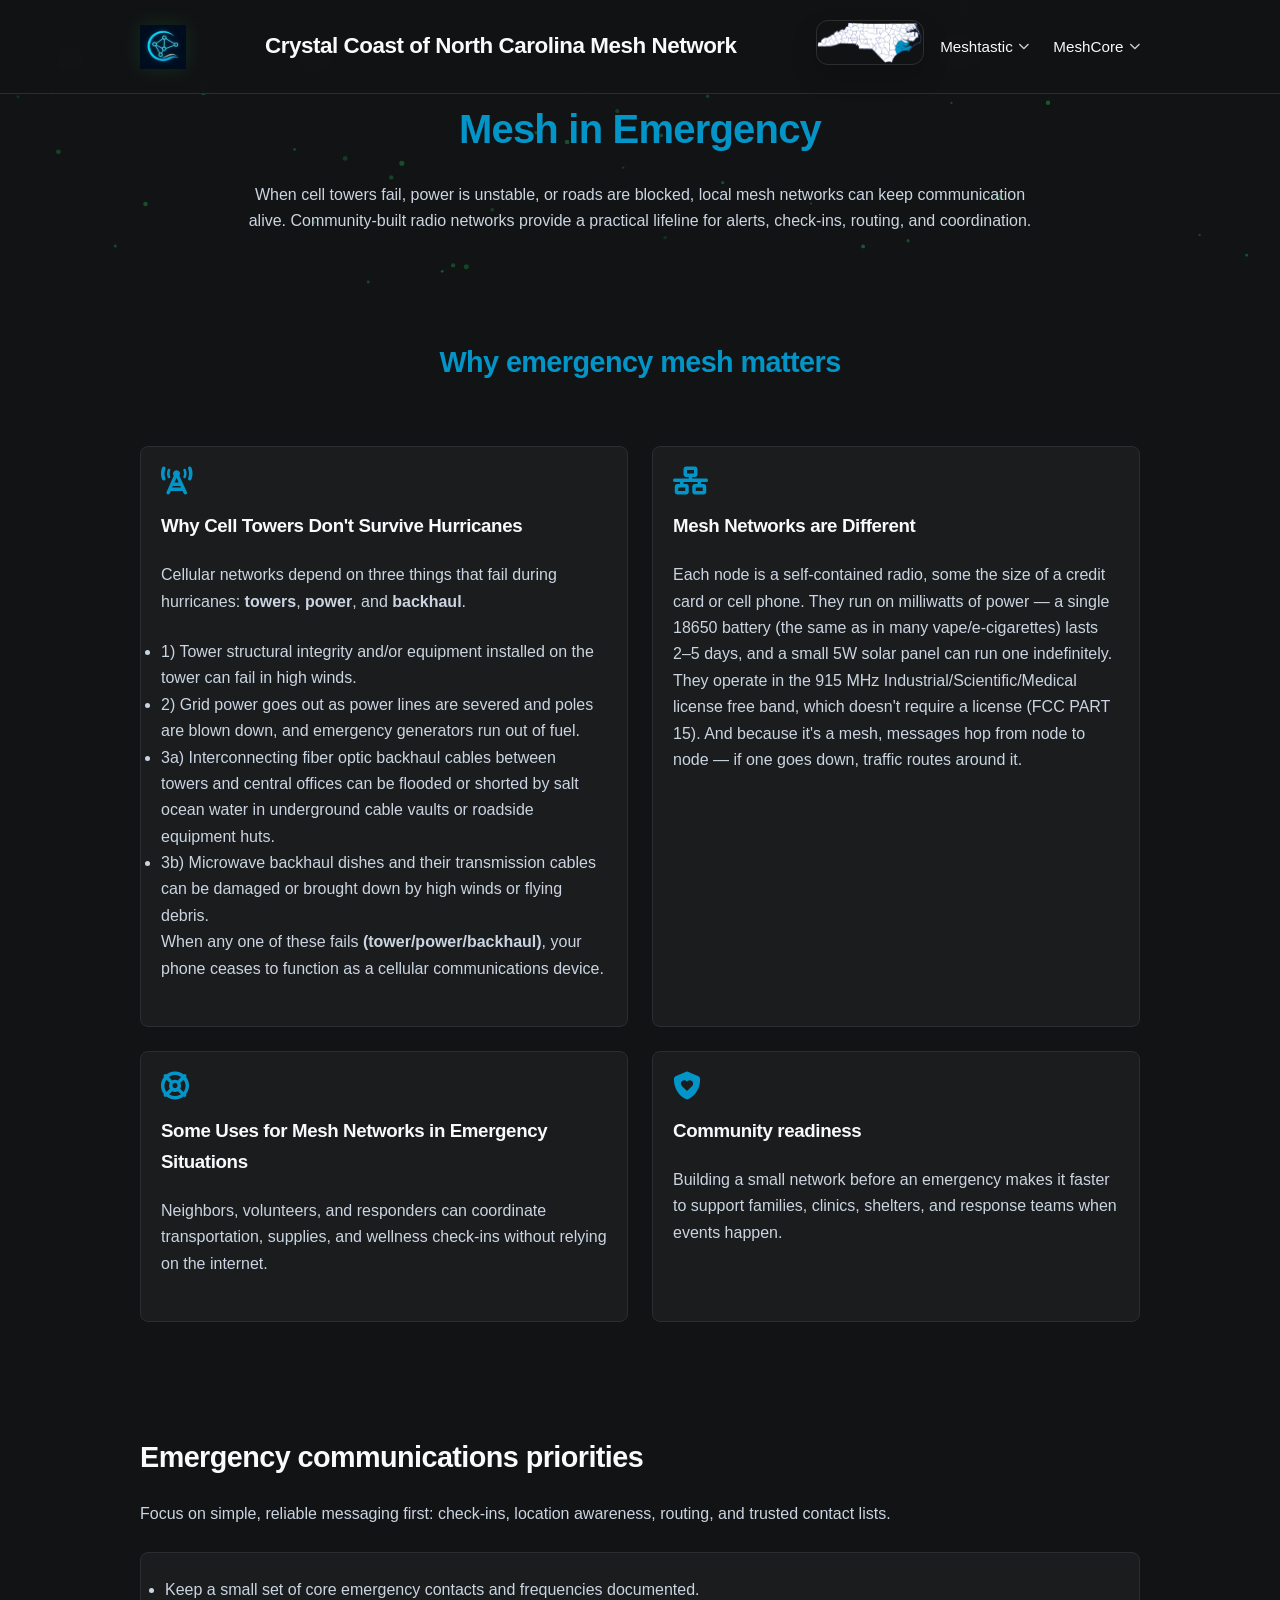
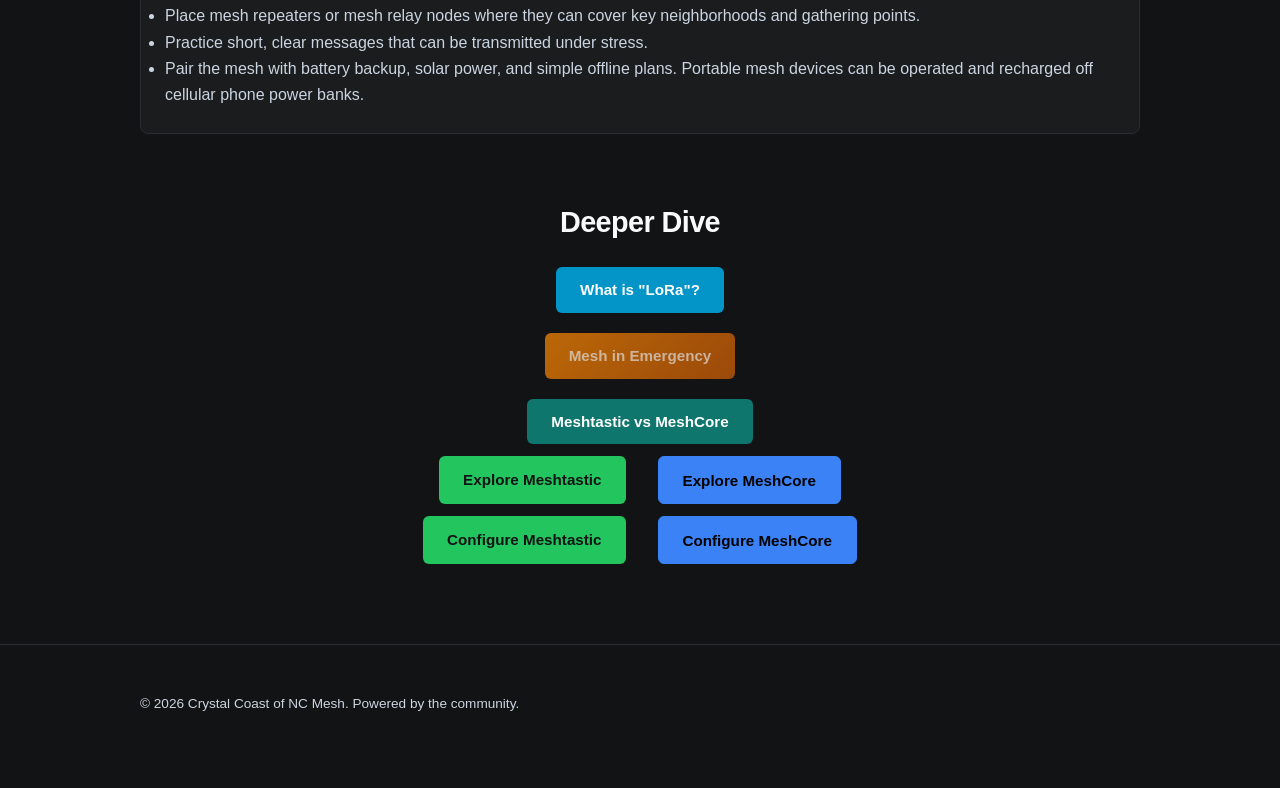
<file: mesh-in-emergency.html>
<!DOCTYPE html>
<html lang="en">

<head>
    <meta charset="UTF-8">
    <meta name="viewport" content="width=device-width, initial-scale=1.0">
    <title>Mesh In Emergency | CC Mesh</title>
    <link rel="stylesheet" href="./includes/style.css">
    <link rel="stylesheet" href="https://cdnjs.cloudflare.com/ajax/libs/font-awesome/6.5.2/css/all.min.css"
        integrity="sha512-SnH5WK+bZxgPHs44uWIX+LLJAJ9/2PkPKZ5QiAj6Ta86w+fsb2TkcmfRyVX3pBnMFcV7oQPJkl9QevSCWr3W6A=="
        crossorigin="anonymous" referrerpolicy="no-referrer" />

    <script>
        document.addEventListener("DOMContentLoaded", () => {
            if (window.innerWidth <= 768) {
                const dropdownToggles = document.querySelectorAll('.dropdown-toggle');

                dropdownToggles.forEach(toggle => {
                    toggle.addEventListener('click', (e) => {
                        e.preventDefault();
                        const parentLi = toggle.closest('.dropdown');
                        parentLi.classList.toggle('active');
                        const targetMenu = parentLi.querySelector('.dropdown-menu');

                        if (targetMenu.style.display === 'block') {
                            targetMenu.style.display = 'none';
                        } else {
                            targetMenu.style.display = 'block';
                        }
                    });
                });
            }

            const observerOptions = { root: null, rootMargin: "0px", threshold: 0.1 };
            const revealObserver = new IntersectionObserver((entries, observer) => {
                entries.forEach(entry => {
                    if (entry.isIntersecting) {
                        entry.target.style.opacity = "1";
                        entry.target.style.transform = "translateY(0)";
                        observer.unobserve(entry.target);
                    }
                });
            }, observerOptions);

            const animatedElements = document.querySelectorAll(".card, .map-placeholder, .hero-content h1, .hero-content p");
            animatedElements.forEach(el => {
                el.style.opacity = "0";
                el.style.transform = "translateY(20px)";
                el.style.transition = "opacity 0.8s cubic-bezier(0.16, 1, 0.3, 1), transform 0.8s cubic-bezier(0.16, 1, 0.3, 1)";
                revealObserver.observe(el);
            });

            const heroSection = document.querySelector(".hero");
            if (heroSection) {
                const canvas = document.createElement("canvas");
                const ctx = canvas.getContext("2d");

                Object.assign(canvas.style, {
                    position: "absolute", top: "0", left: "0", width: "100%", height: "100%",
                    zIndex: "0", pointerEvents: "none"
                });
                heroSection.style.position = "relative";
                heroSection.insertBefore(canvas, heroSection.firstChild);

                let points = [];
                let maxPoints = 110;
                const maxDist = 165;
                let mouse = { x: null, y: null, radius: 220 };

                window.addEventListener("mousemove", (e) => {
                    const rect = heroSection.getBoundingClientRect();
                    mouse.x = e.clientX - rect.left;
                    mouse.y = e.clientY - rect.top;
                });

                window.addEventListener("mouseleave", () => {
                    mouse.x = null;
                    mouse.y = null;
                });

                class MeshNode {
                    constructor(startX, startY) {
                        this.x = startX !== undefined ? startX : Math.random() * canvas.width;
                        this.y = startY !== undefined ? startY : Math.random() * canvas.height;
                        this.vx = (Math.random() - 0.5) * 0.16;
                        this.vy = (Math.random() - 0.5) * 0.16;
                        this.baseRadius = Math.random() * 1.5 + 0.8;
                        this.radius = this.baseRadius;
                        this.pulseFactor = Math.random() * Math.PI;
                        this.depth = Math.random() * 0.5 + 0.3;
                    }
                    update() {
                        this.x += this.vx;
                        this.y += this.vy;

                        if (this.x < 0) this.x = canvas.width;
                        if (this.x > canvas.width) this.x = 0;
                        if (this.y < 0) this.y = canvas.height;
                        if (this.y > canvas.height) this.y = 0;

                        this.pulseFactor += 0.012;
                        this.radius = this.baseRadius + Math.sin(this.pulseFactor) * 0.3;

                        if (mouse.x !== null && mouse.y !== null) {
                            const dx = mouse.x - this.x;
                            const dy = mouse.y - this.y;
                            const distance = Math.hypot(dx, dy);

                            if (distance < mouse.radius) {
                                const force = (mouse.radius - distance) / mouse.radius;
                                this.x -= (dx / distance) * force * 0.35;
                                this.y -= (dy / distance) * force * 0.35;
                            }
                        }
                    }
                    draw() {
                        ctx.beginPath();
                        ctx.arc(this.x, this.y, this.radius, 0, Math.PI * 2);
                        ctx.fillStyle = `rgba(34, 197, 94, ${this.depth * 0.5})`;
                        ctx.fill();
                    }
                }

                function resizeCanvas() {
                    const oldWidth = canvas.width || heroSection.offsetWidth;
                    const oldHeight = canvas.height || heroSection.offsetHeight;

                    canvas.width = heroSection.offsetWidth;
                    canvas.height = heroSection.offsetHeight;

                    const targetPoints = Math.min(Math.floor((canvas.width * canvas.height) / 7500), maxPoints);

                    if (points.length === 0) {
                        for (let i = 0; i < targetPoints; i++) {
                            points.push(new MeshNode());
                        }
                    } else {
                        points.forEach(p => {
                            p.x = (p.x / oldWidth) * canvas.width;
                            p.y = (p.y / oldHeight) * canvas.height;
                        });

                        if (points.length < targetPoints) {
                            while (points.length < targetPoints) points.push(new MeshNode());
                        } else if (points.length > targetPoints) {
                            points.splice(targetPoints);
                        }
                    }
                }

                window.addEventListener("resize", resizeCanvas);
                resizeCanvas();

                function animateMesh() {
                    ctx.clearRect(0, 0, canvas.width, canvas.height);

                    for (let i = 0; i < points.length; i++) {
                        points[i].update();
                        points[i].draw();

                        for (let j = i + 1; j < points.length; j++) {
                            const dx = points[i].x - points[j].x;
                            const dy = points[i].y - points[j].y;
                            const dist = Math.hypot(dx, dy);

                            if (dist < maxDist) {
                                let alpha = (1 - dist / maxDist) * 0.13 * (points[i].depth * points[j].depth);

                                if (mouse.x !== null && mouse.y !== null) {
                                    const mDist1 = Math.hypot(mouse.x - points[i].x, mouse.y - points[i].y);
                                    const mDist2 = Math.hypot(mouse.x - points[j].x, mouse.y - points[j].y);
                                    if (mDist1 < mouse.radius || mDist2 < mouse.radius) {
                                        alpha *= 2.0;
                                    }
                                }

                                ctx.beginPath();
                                ctx.moveTo(points[i].x, points[i].y);
                                ctx.lineTo(points[j].x, points[j].y);
                                ctx.strokeStyle = `rgba(34, 197, 94, ${alpha})`;
                                ctx.lineWidth = dist < maxDist * 0.35 ? 0.8 : 0.4;
                                ctx.stroke();
                            }
                        }
                    }
                    requestAnimationFrame(animateMesh);
                }
                animateMesh();
            }

            const topBtn = document.createElement("button");
            topBtn.innerHTML = '<i class="fa-solid fa-arrow-up"></i>';
            Object.assign(topBtn.style, {
                position: "fixed", bottom: "30px", right: "30px", width: "45px", height: "45px",
                backgroundColor: "#1a1c1e", color: "#22c55e", border: "1px solid #2a2d31",
                borderRadius: "50%", cursor: "pointer", display: "none", zIndex: "2000",
                boxShadow: "0 4px 12px rgba(0,0,0,0.4)", transition: "all 0.3s ease"
            });
            document.body.appendChild(topBtn);

            window.addEventListener("scroll", () => {
                topBtn.style.display = window.scrollY > 400 ? "block" : "none";
            });

            topBtn.addEventListener("click", () => window.scrollTo({ top: 0, behavior: "smooth" }));
            topBtn.addEventListener("mouseenter", () => {
                topBtn.style.backgroundColor = "rgba(34, 197, 94, 0.1)";
                topBtn.style.borderColor = "#22c55e";
                topBtn.style.boxShadow = "0 0 15px rgba(34, 197, 94, 0.3)";
            });
            topBtn.addEventListener("mouseleave", () => {
                topBtn.style.backgroundColor = "#1a1c1e";
                topBtn.style.borderColor = "#2a2d31";
                topBtn.style.boxShadow = "0 4px 12px rgba(0,0,0,0.4)";
            });
        });
    </script>
</head>

<body>
    <header class="navbar">
        <div class="container">
            <div class="header-brand">
                <a href="index.html" class="logo-brand">
                    <img src="./img/CCM_logo-night.png" alt="CC Mesh Logo" class="brand-img">
                </a>
                <div class="brand-text">Crystal Coast of North Carolina Mesh Network</div>
                <div class="header-map">
                    <img src="./img/north-carolina-map-1200px-edit-sized.png" alt="North Carolina map">
                </div>
            </div>
            <button class="nav-toggle" aria-expanded="false" aria-label="Toggle navigation">
                <i class="fa-solid fa-bars"></i>
            </button>
            <nav>
                <ul class="nav-links">
                    <li class="dropdown">
                        <a href="meshtastic.html" class="dropdown-toggle">Meshtastic <i class="fa-solid fa-chevron-down nav-arrow"></i></a>
                        <ul class="dropdown-menu">
                            <li><a href="meshtastic-vs-meshcore.html"><i class="fa-solid fa-scale-balanced"></i> Meshtastic vs MeshCore</a></li>
                            <li><a href="meshtastic.html"><i class="fa-solid fa-circle-info"></i> Network Info</a></li>
                            <li><a href="config-meshtastic.html"><i class="fa-solid fa-sliders"></i> Setup Instructions</a></li>
                        </ul>
                    </li>
                    <li class="dropdown">
                        <a href="meshcore.html" class="dropdown-toggle">MeshCore <i class="fa-solid fa-chevron-down nav-arrow"></i></a>
                        <ul class="dropdown-menu">
                            <li><a href="meshtastic-vs-meshcore.html"><i class="fa-solid fa-scale-balanced"></i> Meshtastic vs MeshCore</a></li>
                            <li><a href="meshcore.html"><i class="fa-solid fa-circle-info"></i> Network Info</a></li>
                            <li><a href="config-meshcore.html"><i class="fa-solid fa-sliders"></i> Setup Instructions</a></li>
                        </ul>
                    </li>
                </ul>
            </nav>
        </div>
    </header>

    <section class="hero">
        <div class="container hero-content">
            <h1><span style="color: #0395c8;">Mesh in Emergency</span></h1>
            <p>When cell towers fail, power is unstable, or roads are blocked, local mesh networks can keep communication alive. Community-built radio networks provide a practical lifeline for alerts, check-ins, routing, and coordination.</p>
        </div>
    </section>

    <section class="features" style="padding: 1.25rem 0 1.25rem 0;">
        <h2 style="margin-bottom: 0.75rem; text-align: center; color: #0395c8;">Why emergency mesh matters</h2>
        <div class="container">
            <div class="grid-2x2" style="margin-top: 0.5rem;">
                <div class="card feature-card" style="padding: 1.25rem;">
                    <i class="fa-solid fa-tower-cell feature-icon" style="color: #0395c8;"></i>
                    <h3>Why Cell Towers Don't Survive Hurricanes</h3>
                    <p>Cellular networks depend on three things that fail during hurricanes: <b>towers</b>, <b>power</b>, and <b>backhaul</b>.</p>
                    <ul>
                        <li>1) Tower structural integrity and/or equipment installed on the tower can fail in high winds.</li>
                        <li>2) Grid power goes out as power lines are severed and poles are blown down, and emergency generators run out of fuel.</li>
                        <li>3a) Interconnecting fiber optic backhaul cables between towers and central offices can be flooded or shorted by salt ocean water in underground cable vaults or roadside equipment huts.</li>
                        <li>3b) Microwave backhaul dishes and their transmission cables can be damaged or brought down by high winds or flying debris.</li>
                    </ul>
                    <p>When any one of these fails <b>(tower/power/backhaul)</b>, your phone ceases to function as a cellular communications device.</p>
                </div>
                <div class="card feature-card" style="padding: 1.25rem;">
                    <i class="fa-solid fa-network-wired feature-icon" style="color: #0395c8;"></i>
                    <h3>Mesh Networks are Different</h3>
                    <p>Each node is a self-contained radio, some the size of a credit card or cell phone. They run on milliwatts of power — a single 18650 battery (the same as in many vape/e-cigarettes) lasts 2–5 days, and a small 5W solar panel can run one indefinitely. They operate in the 915 MHz Industrial/Scientific/Medical license free band, which doesn't require a license (FCC PART 15). And because it's a mesh, messages hop from node to node — if one goes down, traffic routes around it.</p>
                </div>
                <div class="card feature-card" style="padding: 1.25rem;">
                    <i class="fa-solid fa-life-ring feature-icon" style="color: #0395c8;"></i>
                    <h3>Some Uses for Mesh Networks in Emergency Situations</h3>
                    <p>Neighbors, volunteers, and responders can coordinate transportation, supplies, and wellness check-ins without relying on the internet.</p>
                </div>
                <div class="card feature-card" style="padding: 1.25rem;">
                    <i class="fa-solid fa-shield-heart feature-icon" style="color: #0395c8;"></i>
                    <h3>Community readiness</h3>
                    <p>Building a small network before an emergency makes it faster to support families, clinics, shelters, and response teams when events happen.</p>
                </div>
            </div>
        </div>
    </section>

    <section class="map-section" style="padding: 1.25rem 0 1.75rem 0;">
        <div class="container">
            <h2>Emergency communications priorities</h2>
            <p>Focus on simple, reliable messaging first: check-ins, location awareness, routing, and trusted contact lists.</p>
            <div class="card" style="padding: 1.5rem; margin-top: 0.75rem;">
                <ul>
                    <li>Keep a small set of core emergency contacts and frequencies documented.</li>
                    <li>Place mesh repeaters or mesh relay nodes where they can cover key neighborhoods and gathering points.</li>
                    <li>Practice short, clear messages that can be transmitted under stress.</li>
                    <li>Pair the mesh with battery backup, solar power, and simple offline plans. Portable mesh devices can be operated and recharged off cellular phone power banks.</li>
                </ul>
            </div>
        </div>
    </section>

    <section class="hero-buttons-section" style="padding: 0.35rem 0 1rem;">
        <div class="container">
            <h2 style="text-align: center; margin-bottom: 1rem;">Deeper Dive</h2>
            <div class="hero-buttons">
                <a href="lora.html" class="btn btn-info">What is "LoRa"?</a>
            </div>
            <div class="hero-buttons">
                <a href="#" class="btn btn-gradient-disabled" aria-disabled="true" tabindex="-1">Mesh in Emergency</a>
            </div>
            <div class="hero-buttons">
                <a href="meshtastic-vs-meshcore.html" class="btn btn-compare">Meshtastic vs MeshCore</a>
            </div>
            <div class="hero-buttons" style="margin-top: 0.75rem;">
                <a href="meshtastic.html" class="btn btn-primary">Explore Meshtastic</a>
                <a href="meshcore.html" class="btn btn-secondary btn-meshcore">Explore MeshCore</a>
            </div>
            <div class="hero-buttons" style="margin-top: 0.75rem;">
                <a href="config-meshtastic.html" class="btn btn-primary">Configure Meshtastic</a>
                <a href="config-meshcore.html" class="btn btn-secondary btn-meshcore">Configure MeshCore</a>
            </div>
        </div>
    </section>

    <footer class="footer">
        <div class="container">
            <p>© 2026 Crystal Coast of NC Mesh. Powered by the community.</p>
        </div>
    </footer>
</body>

</html>
</file>
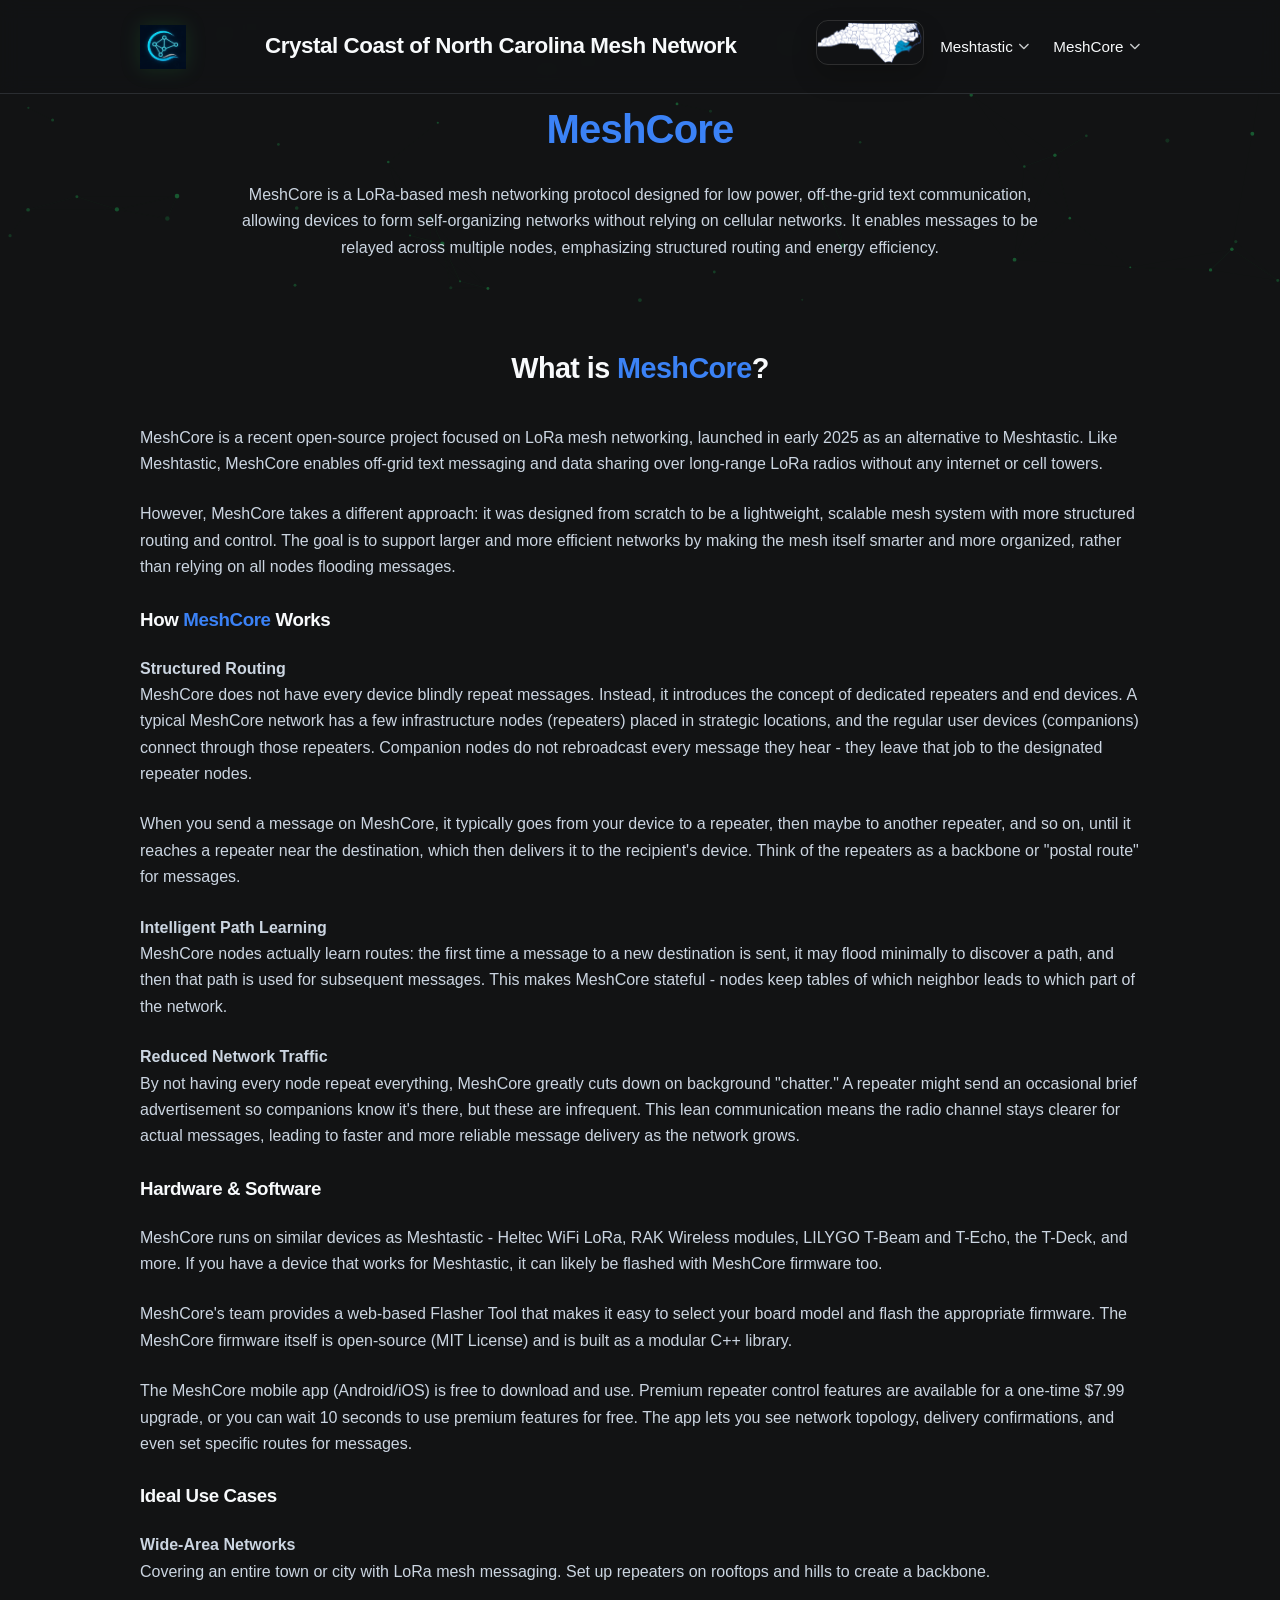
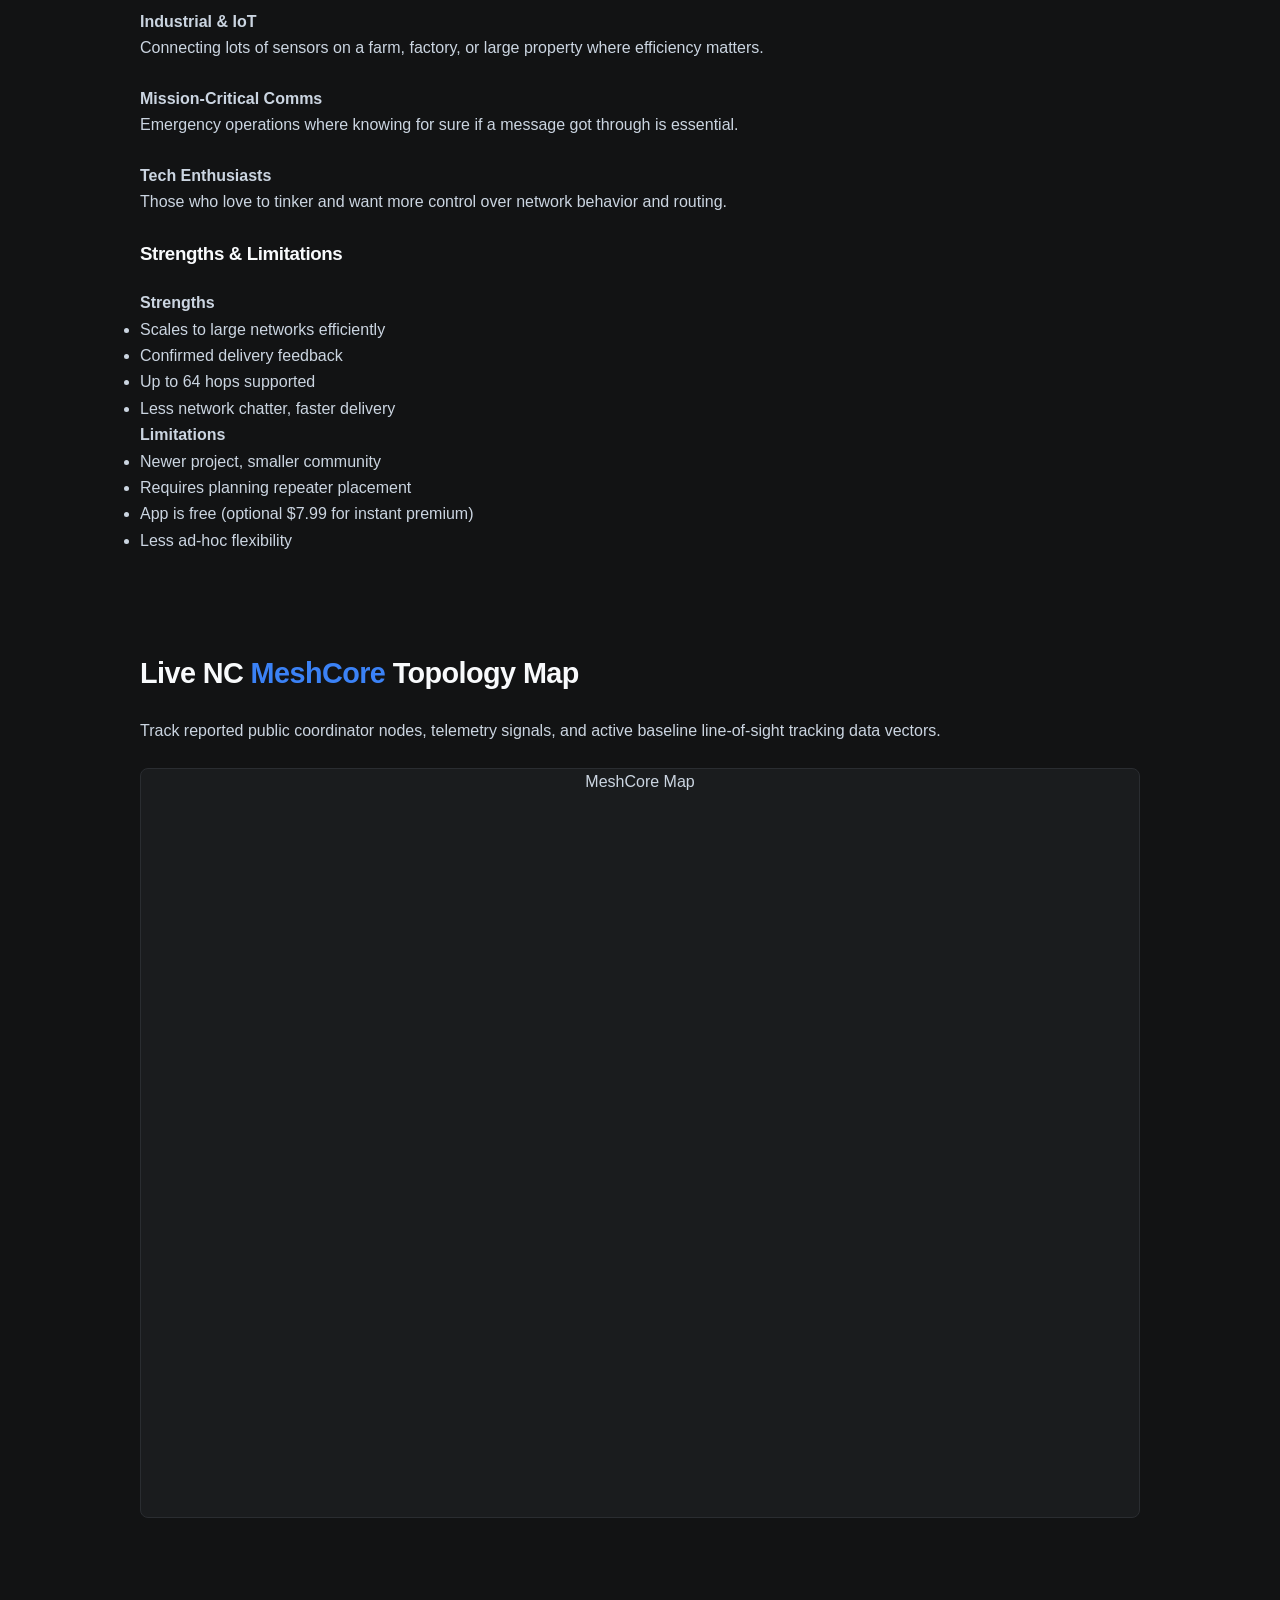
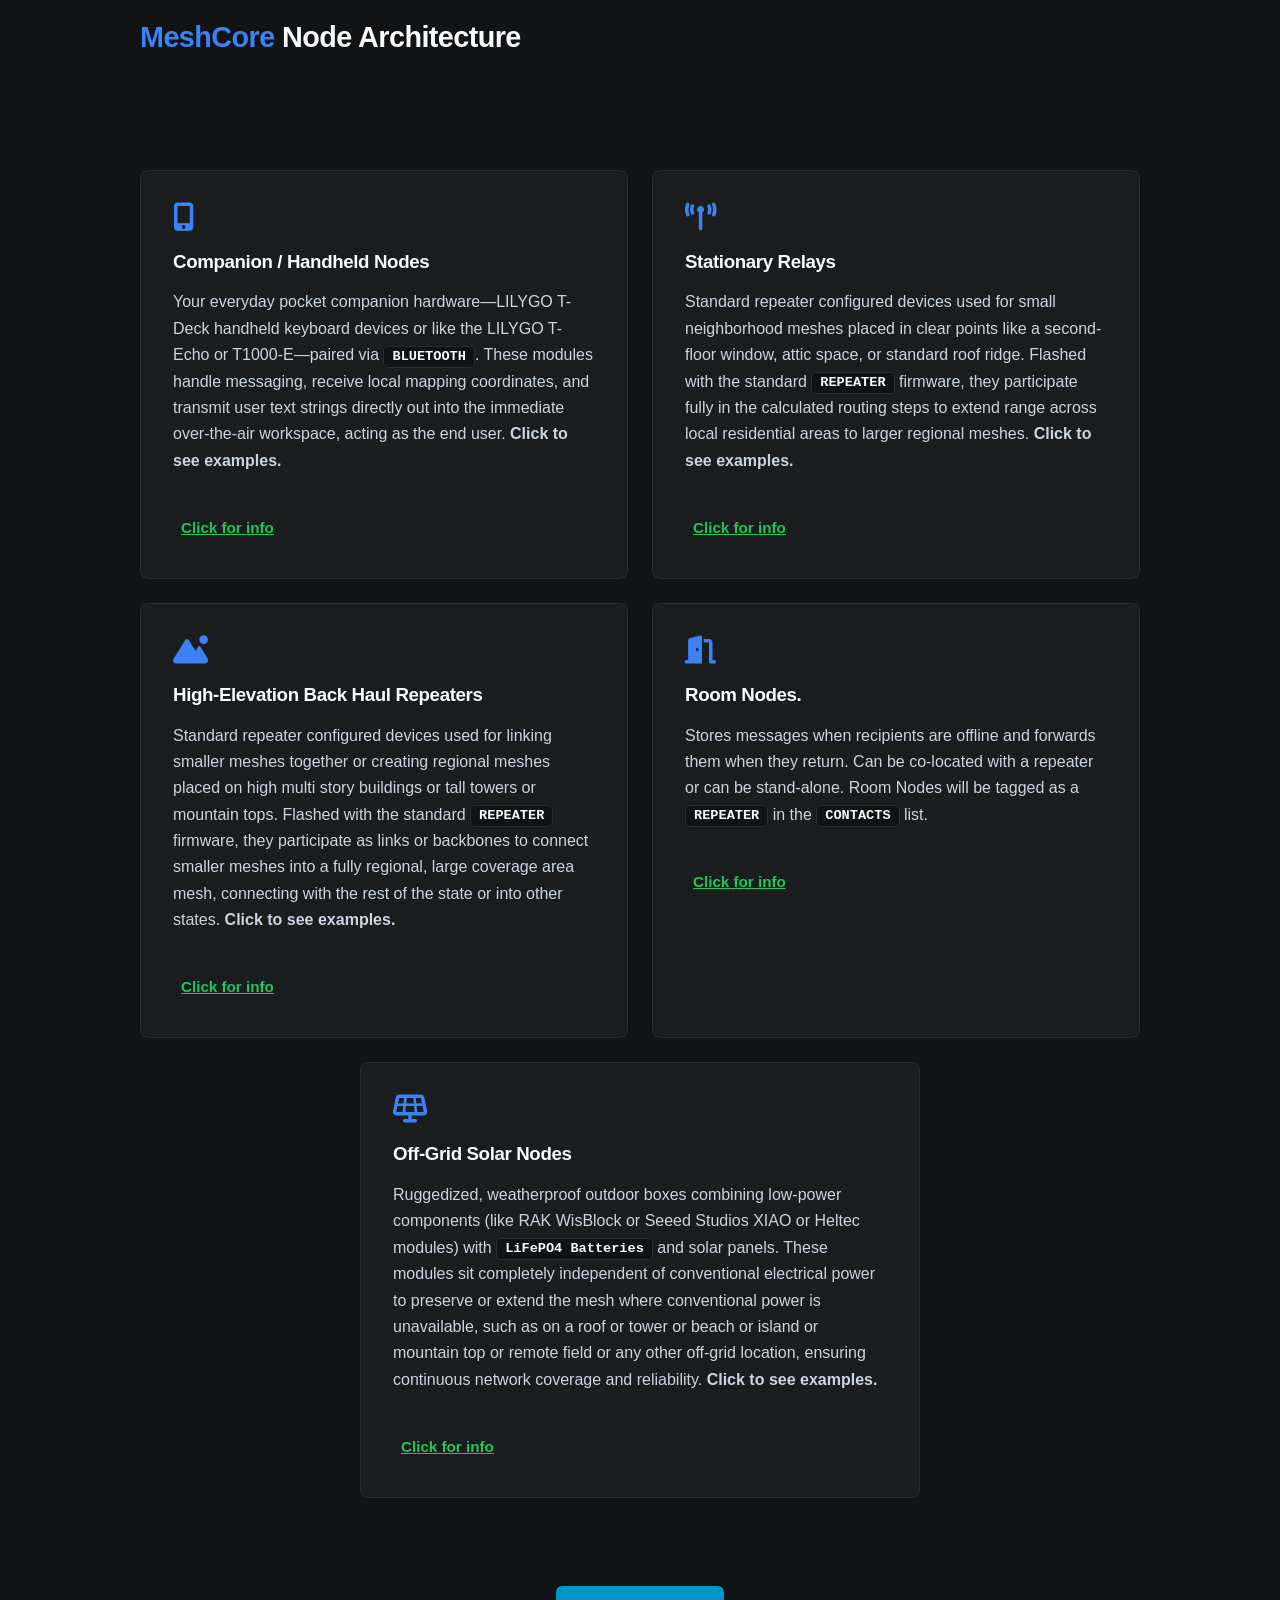
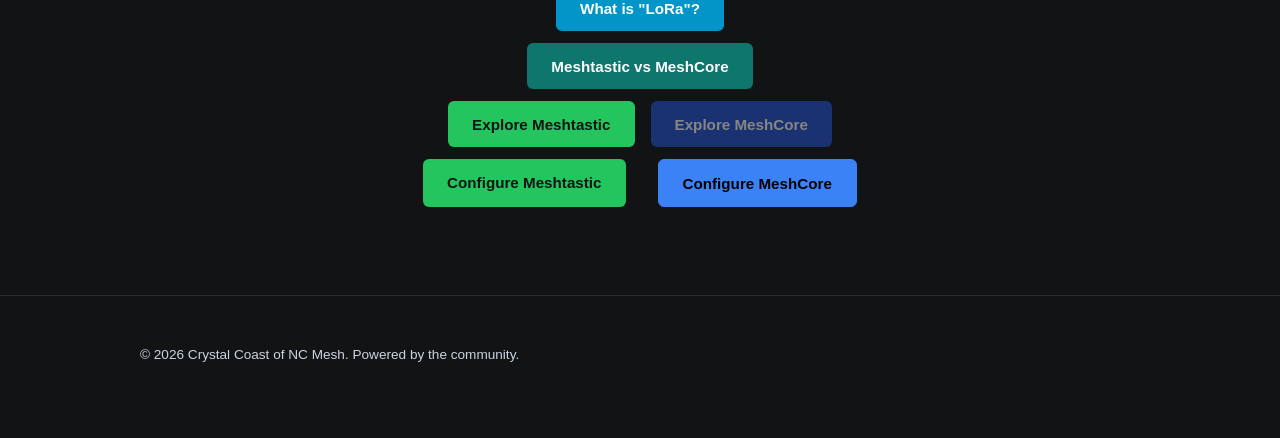
<file: meshcore.html>
<!DOCTYPE html>
<html lang="en">

<head>
    <meta charset="UTF-8">
    <meta name="viewport" content="width=device-width, initial-scale=1.0">
    <title>MeshCore Network | CC Mesh</title>
    <link rel="stylesheet" href="./includes/style.css">
    <link rel="stylesheet" href="https://cdnjs.cloudflare.com/ajax/libs/font-awesome/6.5.2/css/all.min.css"
        integrity="sha512-SnH5WK+bZxgPHs44uWIX+LLJAJ9/2PkPKZ5QiAj6Ta86w+fsb2TkcmfRyVX3pBnMFcV7oQPJkl9QevSCWr3W6A=="
        crossorigin="anonymous" referrerpolicy="no-referrer" />
    <script>
        document.addEventListener("DOMContentLoaded", () => {
            if (window.innerWidth <= 768) {
                const dropdownToggles = document.querySelectorAll('.dropdown-toggle');

                dropdownToggles.forEach(toggle => {
                    toggle.addEventListener('click', (e) => {
                        // Block direct redirect link if mobile sub-menu drawer is collapsed
                        e.preventDefault();
                        const parentLi = toggle.closest('.dropdown');

                        // Toggle active tracking layouts
                        parentLi.classList.toggle('active');
                        const targetMenu = parentLi.querySelector('.dropdown-menu');

                        if (targetMenu.style.display === 'block') {
                            targetMenu.style.display = 'none';
                        } else {
                            targetMenu.style.display = 'block';
                        }
                    });
                });
            }

            // --- 1. Clean Scroll Reveal Effect ---
            const observerOptions = { root: null, rootMargin: "0px", threshold: 0.1 };
            const revealObserver = new IntersectionObserver((entries, observer) => {
                entries.forEach(entry => {
                    if (entry.isIntersecting) {
                        entry.target.style.opacity = "1";
                        entry.target.style.transform = "translateY(0)";
                        observer.unobserve(entry.target);
                    }
                });
            }, observerOptions);

            const animatedElements = document.querySelectorAll(".card, .map-placeholder, .hero-content h1, .hero-content p");
            animatedElements.forEach(el => {
                el.style.opacity = "0";
                el.style.transform = "translateY(20px)";
                el.style.transition = "opacity 0.8s cubic-bezier(0.16, 1, 0.3, 1), transform 0.8s cubic-bezier(0.16, 1, 0.3, 1)";
                revealObserver.observe(el);
            });

            // --- 2. Seamless Mesh Network Canvas Engine ---
            const heroSection = document.querySelector(".hero");
            if (heroSection) {
                const canvas = document.createElement("canvas");
                const ctx = canvas.getContext("2d");

                Object.assign(canvas.style, {
                    position: "absolute", top: "0", left: "0", width: "100%", height: "100%",
                    zIndex: "0", pointerEvents: "none"
                });
                heroSection.style.position = "relative";
                heroSection.insertBefore(canvas, heroSection.firstChild);

                let points = [];
                let maxPoints = 110;
                const maxDist = 165;
                let mouse = { x: null, y: null, radius: 220 };

                window.addEventListener("mousemove", (e) => {
                    const rect = heroSection.getBoundingClientRect();
                    mouse.x = e.clientX - rect.left;
                    mouse.y = e.clientY - rect.top;
                });

                window.addEventListener("mouseleave", () => {
                    mouse.x = null;
                    mouse.y = null;
                });

                class MeshNode {
                    constructor(startX, startY) {
                        // Accepts coordinates if repositioning on screen resize boundaries
                        this.x = startX !== undefined ? startX : Math.random() * canvas.width;
                        this.y = startY !== undefined ? startY : Math.random() * canvas.height;
                        this.vx = (Math.random() - 0.5) * 0.16;
                        this.vy = (Math.random() - 0.5) * 0.16;
                        this.baseRadius = Math.random() * 1.5 + 0.8;
                        this.radius = this.baseRadius;
                        this.pulseFactor = Math.random() * Math.PI;
                        this.depth = Math.random() * 0.5 + 0.3;
                    }
                    update() {
                        this.x += this.vx;
                        this.y += this.vy;

                        if (this.x < 0) this.x = canvas.width;
                        if (this.x > canvas.width) this.x = 0;
                        if (this.y < 0) this.y = canvas.height;
                        if (this.y > canvas.height) this.y = 0;

                        this.pulseFactor += 0.012;
                        this.radius = this.baseRadius + Math.sin(this.pulseFactor) * 0.3;

                        if (mouse.x !== null && mouse.y !== null) {
                            const dx = mouse.x - this.x;
                            const dy = mouse.y - this.y;
                            const distance = Math.hypot(dx, dy);

                            if (distance < mouse.radius) {
                                const force = (mouse.radius - distance) / mouse.radius;
                                this.x -= (dx / distance) * force * 0.35;
                                this.y -= (dy / distance) * force * 0.35;
                            }
                        }
                    }
                    draw() {
                        ctx.beginPath();
                        ctx.arc(this.x, this.y, this.radius, 0, Math.PI * 2);
                        ctx.fillStyle = `rgba(34, 197, 94, ${this.depth * 0.5})`;
                        ctx.fill();
                    }
                }

                // SMART RESIZE: Scales coordinates instead of wiping arrays
                function resizeCanvas() {
                    const oldWidth = canvas.width || heroSection.offsetWidth;
                    const oldHeight = canvas.height || heroSection.offsetHeight;

                    canvas.width = heroSection.offsetWidth;
                    canvas.height = heroSection.offsetHeight;

                    const targetPoints = Math.min(Math.floor((canvas.width * canvas.height) / 7500), maxPoints);

                    if (points.length === 0) {
                        // Initial generation pass on boot up
                        for (let i = 0; i < targetPoints; i++) {
                            points.push(new MeshNode());
                        }
                    } else {
                        // Dynamically re-map current coordinate sets safely
                        points.forEach(p => {
                            p.x = (p.x / oldWidth) * canvas.width;
                            p.y = (p.y / oldHeight) * canvas.height;
                        });

                        // Add or trim nodes smoothly if canvas changes significantly
                        if (points.length < targetPoints) {
                            while (points.length < targetPoints) points.push(new MeshNode());
                        } else if (points.length > targetPoints) {
                            points.splice(targetPoints);
                        }
                    }
                }

                window.addEventListener("resize", resizeCanvas);
                resizeCanvas();

                function animateMesh() {
                    ctx.clearRect(0, 0, canvas.width, canvas.height);

                    for (let i = 0; i < points.length; i++) {
                        points[i].update();
                        points[i].draw();

                        for (let j = i + 1; j < points.length; j++) {
                            const dx = points[i].x - points[j].x;
                            const dy = points[i].y - points[j].y;
                            const dist = Math.hypot(dx, dy);

                            if (dist < maxDist) {
                                let alpha = (1 - dist / maxDist) * 0.13 * (points[i].depth * points[j].depth);

                                if (mouse.x !== null && mouse.y !== null) {
                                    const mDist1 = Math.hypot(mouse.x - points[i].x, mouse.y - points[i].y);
                                    const mDist2 = Math.hypot(mouse.x - points[j].x, mouse.y - points[j].y);
                                    if (mDist1 < mouse.radius || mDist2 < mouse.radius) {
                                        alpha *= 2.0;
                                    }
                                }

                                ctx.beginPath();
                                ctx.moveTo(points[i].x, points[i].y);
                                ctx.lineTo(points[j].x, points[j].y);
                                ctx.strokeStyle = `rgba(34, 197, 94, ${alpha})`;
                                ctx.lineWidth = dist < maxDist * 0.35 ? 0.8 : 0.4;
                                ctx.stroke();

                                if (Math.random() < 0.00025 && dist < maxDist * 0.6) {
                                    ctx.beginPath();
                                    const pct = (Date.now() % 1800) / 1800;
                                    const px = points[i].x + dx * pct;
                                    const py = points[i].y + dy * pct;
                                    ctx.arc(px, py, 1.8, 0, Math.PI * 2);
                                    ctx.fillStyle = `rgba(34, 197, 94, ${points[i].depth})`;
                                    ctx.fill();
                                }
                            }
                        }
                    }
                    requestAnimationFrame(animateMesh);
                }
                animateMesh();
            }

            // --- 3. Simple Back-To-Top Button ---
            const topBtn = document.createElement("button");
            topBtn.innerHTML = '<i class="fa-solid fa-arrow-up"></i>';
            Object.assign(topBtn.style, {
                position: "fixed", bottom: "30px", right: "30px", width: "45px", height: "45px",
                backgroundColor: "#1a1c1e", color: "#22c55e", border: "1px solid #2a2d31",
                borderRadius: "50%", cursor: "pointer", display: "none", zIndex: "2000",
                boxShadow: "0 4px 12px rgba(0,0,0,0.4)", transition: "all 0.3s ease"
            });
            document.body.appendChild(topBtn);

            window.addEventListener("scroll", () => {
                topBtn.style.display = window.scrollY > 400 ? "block" : "none";
            });

            topBtn.addEventListener("click", () => window.scrollTo({ top: 0, behavior: "smooth" }));
            topBtn.addEventListener("mouseenter", () => {
                topBtn.style.backgroundColor = "rgba(34, 197, 94, 0.1)";
                topBtn.style.borderColor = "#22c55e";
                topBtn.style.boxShadow = "0 0 15px rgba(34, 197, 94, 0.3)";
            });
            topBtn.addEventListener("mouseleave", () => {
                topBtn.style.backgroundColor = "#1a1c1e";
                topBtn.style.borderColor = "#2a2d31";
                topBtn.style.boxShadow = "0 4px 12px rgba(0,0,0,0.4)";
            });

            const setupPopup = (triggerSelector, popupId, closeId) => {
                const trigger = document.querySelector(triggerSelector);
                const popup = document.getElementById(popupId);
                const closeButton = document.getElementById(closeId);

                if (!trigger || !popup || !closeButton) return () => {};

                const closePopup = () => {
                    popup.classList.remove('active');
                    popup.setAttribute('aria-hidden', 'true');
                };

                trigger.addEventListener('click', () => {
                    popup.classList.add('active');
                    popup.setAttribute('aria-hidden', 'false');
                });

                closeButton.addEventListener('click', closePopup);
                popup.addEventListener('click', (e) => {
                    if (e.target === popup) closePopup();
                });

                return closePopup;
            };

            const closeHandheldPopup = setupPopup('.handheld-popup-trigger', 'handheld-popup', 'handheld-popup-close');
            const closeRelayPopup = setupPopup('.relay-popup-trigger', 'relay-popup', 'relay-popup-close');
            const closeRouterPopup = setupPopup('.router-popup-trigger', 'router-popup', 'router-popup-close');
            const closeRoomPopup = setupPopup('.room-popup-trigger', 'room-popup', 'room-popup-close');
            const closeSolarPopup = setupPopup('.solar-popup-trigger', 'solar-popup', 'solar-popup-close');

            document.addEventListener('keydown', (e) => {
                if (e.key === 'Escape') {
                    closeHandheldPopup();
                    closeRelayPopup();
                    closeRouterPopup();
                    closeRoomPopup();
                    closeSolarPopup();
                }
            });
        });
    </script>
</head>

<body>

    <!-- Header Navigation Bar Layer -->
    <header class="navbar">
        <div class="container">
            <div class="header-brand">
                <!-- Path explicitly updated to target the local directory syntax -->
                <a href="index.html" class="logo-brand">
                    <img src="./img/CCM_logo-night.png" alt="CC Mesh Logo" class="brand-img">
                </a>
                <div class="brand-text">Crystal Coast of North Carolina Mesh Network</div>
                <div class="header-map">
                    <img src="./img/north-carolina-map-1200px-edit-sized.png" alt="North Carolina map">
                </div>
            </div>
            <button class="nav-toggle" aria-expanded="false" aria-label="Toggle navigation">
                <i class="fa-solid fa-bars"></i>
            </button>
            <nav>
                <ul class="nav-links">
                    <!-- Meshtastic Dropdown Nesting Menu -->
                    <li class="dropdown">
                        <a href="meshtastic.html" class="dropdown-toggle">Meshtastic <i
                                class="fa-solid fa-chevron-down nav-arrow"></i></a>
                        <ul class="dropdown-menu">
                            <li><a href="meshtastic-vs-meshcore.html"><i class="fa-solid fa-scale-balanced"></i> Meshtastic vs MeshCore</a></li>
                            <li><a href="meshtastic.html"><i class="fa-solid fa-circle-info"></i> Network Info</a></li>
                            <li><a href="config-meshtastic.html"><i class="fa-solid fa-sliders"></i> Setup Instructions</a>
                            </li>
                        </ul>
                    </li>

                    <!-- MeshCore Dropdown Nesting Menu -->
                    <li class="dropdown">
                        <a href="meshcore.html" class="dropdown-toggle">MeshCore <i
                                class="fa-solid fa-chevron-down nav-arrow"></i></a>
                        <ul class="dropdown-menu">
                            <li><a href="meshtastic-vs-meshcore.html"><i class="fa-solid fa-scale-balanced"></i> Meshtastic vs MeshCore</a></li>
                            <li><a href="meshcore.html"><i class="fa-solid fa-circle-info"></i> Network Info</a></li>
                            <li><a href="config-meshcore.html"><i class="fa-solid fa-sliders"></i> Setup Instructions</a>
                            </li>
                        </ul>
                    </li>
                </ul>
            </nav>
        </div>
    </header>

    <section class="hero">
        <div class="container hero-content">
            <h1><span style="color: #3b82f6;">MeshCore</span></h1>
            <p>MeshCore is a LoRa-based mesh networking protocol designed for low power, off-the-grid text communication, allowing devices to form self-organizing networks without relying on cellular networks. It enables messages to be relayed across multiple nodes, emphasizing structured routing and energy efficiency.</p>
        </div>
    </section>
    <!-- SECTION 1: Protocol Analysis (Strict 2x2 Matrix) -->
    <section class="features" style="padding: 2rem 0 2rem 0;">
        <h2 style="margin: 0 0 1rem 0; text-align: center;">What is <span style="color: #3b82f6;">MeshCore</span>?</h2>
        <div class="container">
            <div style="margin-top: 1rem; text-align: left;">
                <p>MeshCore is a recent open-source project focused on LoRa mesh networking, launched in early 2025 as an alternative to Meshtastic. Like Meshtastic, MeshCore enables off-grid text messaging and data sharing over long-range LoRa radios without any internet or cell towers.</p>

                <p>However, MeshCore takes a different approach: it was designed from scratch to be a lightweight, scalable mesh system with more structured routing and control. The goal is to support larger and more efficient networks by making the mesh itself smarter and more organized, rather than relying on all nodes flooding messages.</p>

                <h3>How <span style="color: #3b82f6;">MeshCore</span> Works</h3>

                <h4>Structured Routing</h4>
                <p>MeshCore does not have every device blindly repeat messages. Instead, it introduces the concept of dedicated repeaters and end devices. A typical MeshCore network has a few infrastructure nodes (repeaters) placed in strategic locations, and the regular user devices (companions) connect through those repeaters. Companion nodes do not rebroadcast every message they hear - they leave that job to the designated repeater nodes.</p>

                <p>When you send a message on MeshCore, it typically goes from your device to a repeater, then maybe to another repeater, and so on, until it reaches a repeater near the destination, which then delivers it to the recipient's device. Think of the repeaters as a backbone or "postal route" for messages.</p>

                <h4>Intelligent Path Learning</h4>
                <p>MeshCore nodes actually learn routes: the first time a message to a new destination is sent, it may flood minimally to discover a path, and then that path is used for subsequent messages. This makes MeshCore stateful - nodes keep tables of which neighbor leads to which part of the network.</p>

                <h4>Reduced Network Traffic</h4>
                <p>By not having every node repeat everything, MeshCore greatly cuts down on background "chatter." A repeater might send an occasional brief advertisement so companions know it's there, but these are infrequent. This lean communication means the radio channel stays clearer for actual messages, leading to faster and more reliable message delivery as the network grows.</p>

                <h3>Hardware &amp; Software</h3>
                <p>MeshCore runs on similar devices as Meshtastic - Heltec WiFi LoRa, RAK Wireless modules, LILYGO T-Beam and T-Echo, the T-Deck, and more. If you have a device that works for Meshtastic, it can likely be flashed with MeshCore firmware too.</p>

                <p>MeshCore's team provides a web-based Flasher Tool that makes it easy to select your board model and flash the appropriate firmware. The MeshCore firmware itself is open-source (MIT License) and is built as a modular C++ library.</p>

                <p>The MeshCore mobile app (Android/iOS) is free to download and use. Premium repeater control features are available for a one-time $7.99 upgrade, or you can wait 10 seconds to use premium features for free. The app lets you see network topology, delivery confirmations, and even set specific routes for messages.</p>

                <h3>Ideal Use Cases</h3>

                <h4>Wide-Area Networks</h4>
                <p>Covering an entire town or city with LoRa mesh messaging. Set up repeaters on rooftops and hills to create a backbone.</p>

                <h4>Industrial &amp; IoT</h4>
                <p>Connecting lots of sensors on a farm, factory, or large property where efficiency matters.</p>

                <h4>Mission-Critical Comms</h4>
                <p>Emergency operations where knowing for sure if a message got through is essential.</p>

                <h4>Tech Enthusiasts</h4>
                <p>Those who love to tinker and want more control over network behavior and routing.</p>

                <h3>Strengths &amp; Limitations</h3>

                <h4>Strengths</h4>
                <ul>
                    <li>Scales to large networks efficiently</li>
                    <li>Confirmed delivery feedback</li>
                    <li>Up to 64 hops supported</li>
                    <li>Less network chatter, faster delivery</li>
                </ul>

                <h4>Limitations</h4>
                <ul>
                    <li>Newer project, smaller community</li>
                    <li>Requires planning repeater placement</li>
                    <li>App is free (optional $7.99 for instant premium)</li>
                    <li>Less ad-hoc flexibility</li>
                </ul>
            </div>
        </div>
    </section>
    <!-- Dedicated Protocol Map Block -->
    <section class="map-section">
        <div class="container">
            <h2>Live NC <span style="color: #3b82f6;">MeshCore</span> Topology Map</h2>
            <p>Track reported public coordinator nodes, telemetry signals, and active baseline line-of-sight tracking
                data vectors.</p>
            <div class="map-placeholder" style="height: 750px; min-height: 750px;">
                MeshCore Map
                <iframe src="https://cs.yoss.dev/#/live"
                    style="width:100%; height:100%; border:none; border-radius:0.5rem;"></iframe>
            </div>
        </div>
    </section>

    <div class="container" style="padding-top: 2rem;">
        <h2><span style="color: #3b82f6;">MeshCore</span> Node Architecture</h2>
    </div>

    <!-- SECTION 2: Meshtastic Node Architecture (Strict 2x2 Matrix) -->
    <section class="features" style="padding: 2rem 0;">
        <div class="container">
            <div class="grid-2x2" style="margin-top: 1rem;">
                
                <!-- Card 1: Mobile Client -->
                <div class="card feature-card handheld-popup-trigger">
                    <i class="fa-solid fa-mobile-screen-button feature-icon" style="color: #3b82f6;"></i>
                    <h3 style="margin-bottom: 0.75rem;">Companion / Handheld Nodes</h3>
                    <p>Your everyday pocket companion hardware—LILYGO T-Deck handheld keyboard devices or like the LILYGO T-Echo or T1000-E—paired via <span class="settings-value">BLUETOOTH</span>. These modules handle messaging, receive local mapping coordinates, and transmit user text strings directly out into the immediate over-the-air workspace, acting as the end user. <strong>Click to see examples.</strong></p>
                    <a href="#" class="popup-link" onclick="event.preventDefault();">Click for info</a>
                </div>

                <!-- Card 2: Stationary Relay -->
                <div class="card feature-card relay-popup-trigger">
                    <i class="fa-solid fa-tower-broadcast feature-icon" style="color: #3b82f6;"></i>
                    <h3 style="margin-bottom: 0.75rem;">Stationary Relays</h3>
                    <p>Standard repeater configured devices used for small neighborhood meshes placed in clear points like a second-floor window, attic space, or standard roof ridge. Flashed with the standard <span class="settings-value">REPEATER</span> firmware, they participate fully in the calculated routing steps to extend range across local residential areas to larger regional meshes. <strong>Click to see examples.</strong></p>
                    <a href="#" class="popup-link" onclick="event.preventDefault();">Click for info</a>
                </div>

                <!-- Card 3: Infrastructure Routers -->
                <div class="card feature-card router-popup-trigger">
                    <i class="fa-solid fa-mountain-sun feature-icon" style="color: #3b82f6;"></i>
                    <h3 style="margin-bottom: 0.75rem;">High-Elevation Back Haul Repeaters</h3>
                    <p>Standard repeater configured devices used for linking smaller meshes together or creating regional meshes placed on high multi story buildings or tall towers or mountain tops. Flashed with the standard <span class="settings-value">REPEATER</span> firmware, they participate as links or backbones to connect smaller meshes into a fully regional, large coverage area mesh, connecting with the rest of the state or into other states. <strong>Click to see examples.</strong></p>
                    <a href="#" class="popup-link" onclick="event.preventDefault();">Click for info</a>
                </div>

                <!-- Card 4: Room Nodes -->
                <div class="card feature-card room-popup-trigger">
                    <i class="fa-solid fa-door-open feature-icon" style="color: #3b82f6;"></i>
                    <h3 style="margin-bottom: 0.75rem;">Room Nodes.</h3>
                    <p>Stores messages when recipients are offline and forwards them when they return. Can be co-located with a repeater or can be stand-alone. Room Nodes will be tagged as a <span class="settings-value">REPEATER</span> in the <span class="settings-value">CONTACTS</span> list.</p>
                    <a href="#" class="popup-link" onclick="event.preventDefault();">Click for info</a>
                </div>

                <!-- Card 5: Off-Grid Power Stations -->
                <div class="card feature-card solar-popup-trigger" style="grid-column: 1 / -1; justify-self: center; width: min(100%, 560px);">
                    <i class="fa-solid fa-solar-panel feature-icon" style="color: #3b82f6;"></i>
                    <h3 style="margin-bottom: 0.75rem;">Off-Grid Solar Nodes</h3>
                    <p>Ruggedized, weatherproof outdoor boxes combining low-power components (like RAK WisBlock or Seeed Studios XIAO or Heltec modules) with <span class="settings-value">LiFePO4 Batteries</span> and solar panels. These modules sit completely independent of conventional electrical power to preserve or extend the mesh where conventional power is unavailable, such as on a roof or tower or beach or island or mountain top or remote field or any other off-grid location, ensuring continuous network coverage and reliability. <strong>Click to see examples.</strong></p>
                    <a href="#" class="popup-link" onclick="event.preventDefault();">Click for info</a>
                </div>

            </div>
        </div>
    </section>

    <div id="handheld-popup" class="feature-popup" aria-hidden="true">
        <div class="feature-popup-content" style="max-width: 546px;">
            <button id="handheld-popup-close" class="feature-popup-close" aria-label="Close popup">×</button>
            <h3>Client / Handheld Nodes</h3>
            <img src="./img/handle_devices.jpg" alt="Client and handheld devices" loading="lazy" decoding="async" style="width: 100%; height: auto; border-radius: 0.5rem;">
        </div>
    </div>

    <div id="relay-popup" class="feature-popup" aria-hidden="true">
        <div class="feature-popup-content" style="max-width: 546px;">
            <button id="relay-popup-close" class="feature-popup-close" aria-label="Close popup">×</button>
            <h3>Stationary Relays</h3>
            <img src="./img/roof.png" alt="Stationary relay node on roof" loading="lazy" decoding="async" style="width: 100%; height: auto; border-radius: 0.5rem;">
        </div>
    </div>

    <div id="router-popup" class="feature-popup" aria-hidden="true">
        <div class="feature-popup-content" style="max-width: 546px;">
            <button id="router-popup-close" class="feature-popup-close" aria-label="Close popup">×</button>
            <h3>High-Elevation Routers</h3>
            <img src="./img/mountain.png" alt="High-elevation router deployment" loading="lazy" decoding="async" style="width: 100%; height: auto; border-radius: 0.5rem;">
        </div>
    </div>

    <div id="room-popup" class="feature-popup" aria-hidden="true">
        <div class="feature-popup-content" style="max-width: 546px;">
            <button id="room-popup-close" class="feature-popup-close" aria-label="Close popup">×</button>
            <h3>Room Nodes.</h3>
        </div>
    </div>

    <div id="solar-popup" class="feature-popup" aria-hidden="true">
        <div class="feature-popup-content" style="max-width: 546px;">
            <button id="solar-popup-close" class="feature-popup-close" aria-label="Close popup">×</button>
            <h3>Off-Grid Solar Nodes</h3>
            <img src="./img/solar.png" alt="Off-grid solar node setup" loading="lazy" decoding="async" style="width: 100%; height: auto; border-radius: 0.5rem;">
        </div>
    </div>

    <section class="hero-buttons-section" style="padding: 1rem 0 1.5rem;">
        <div class="container">
            <div class="hero-buttons" style="margin-top: 0;">
                <a href="lora.html" class="btn btn-info">What is "LoRa"?</a>
            </div>
            <div class="hero-buttons" style="margin-top: 0.75rem;">
                <a href="meshtastic-vs-meshcore.html" class="btn btn-compare">Meshtastic vs MeshCore</a>
            </div>
            <div class="hero-buttons" style="margin-top: 0.75rem;">
                <a href="meshtastic.html" class="btn btn-primary">Explore Meshtastic</a>
                <a href="#" class="btn btn-disabled-alt" aria-disabled="true" tabindex="-1">Explore MeshCore</a>
            </div>
            <div class="hero-buttons" style="margin-top: 0.75rem;">
                <a href="config-meshtastic.html" class="btn btn-primary">Configure Meshtastic</a>
                <a href="config-meshcore.html" class="btn btn-secondary btn-meshcore">Configure MeshCore</a>
            </div>
        </div>
    </section>

    <footer class="footer">
        <div class="container">
            <p>© 2026 Crystal Coast of NC Mesh. Powered by the community.</p>
        </div>
    </footer>
</body>

</html>
</file>
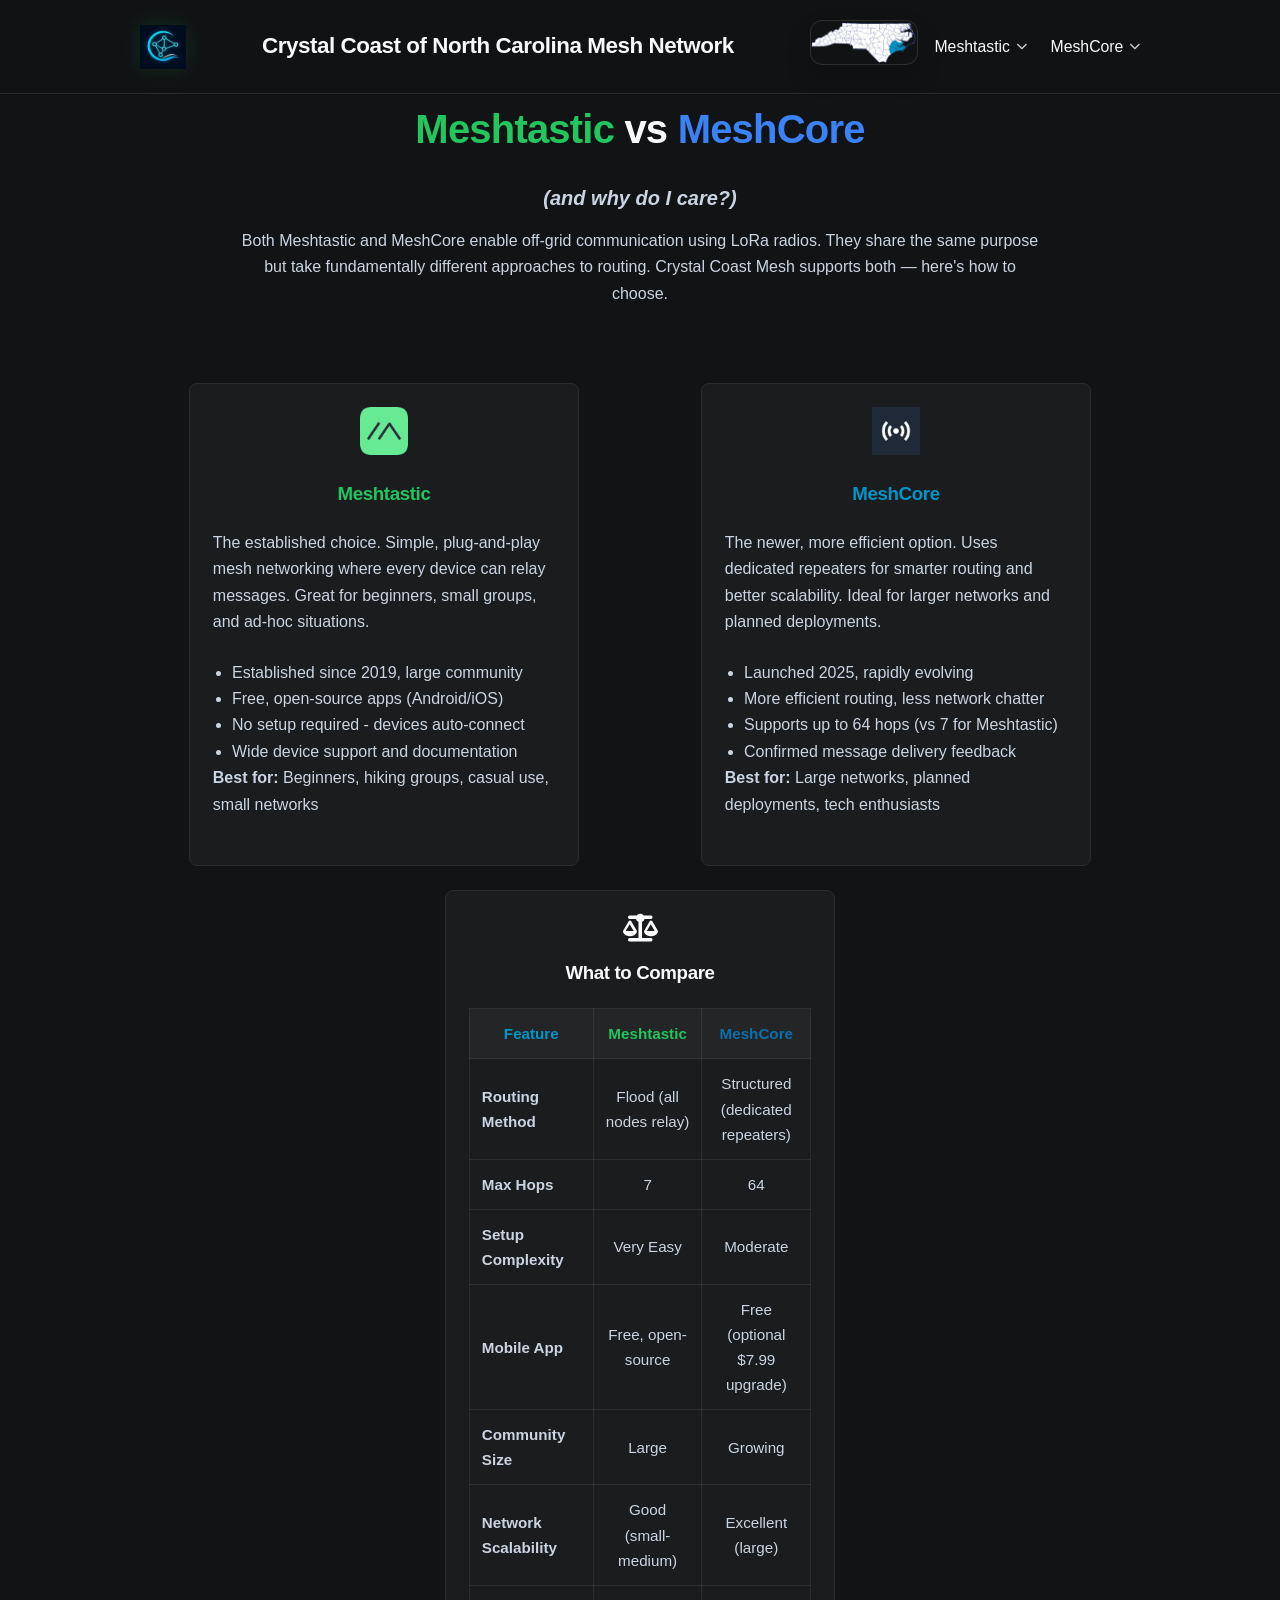
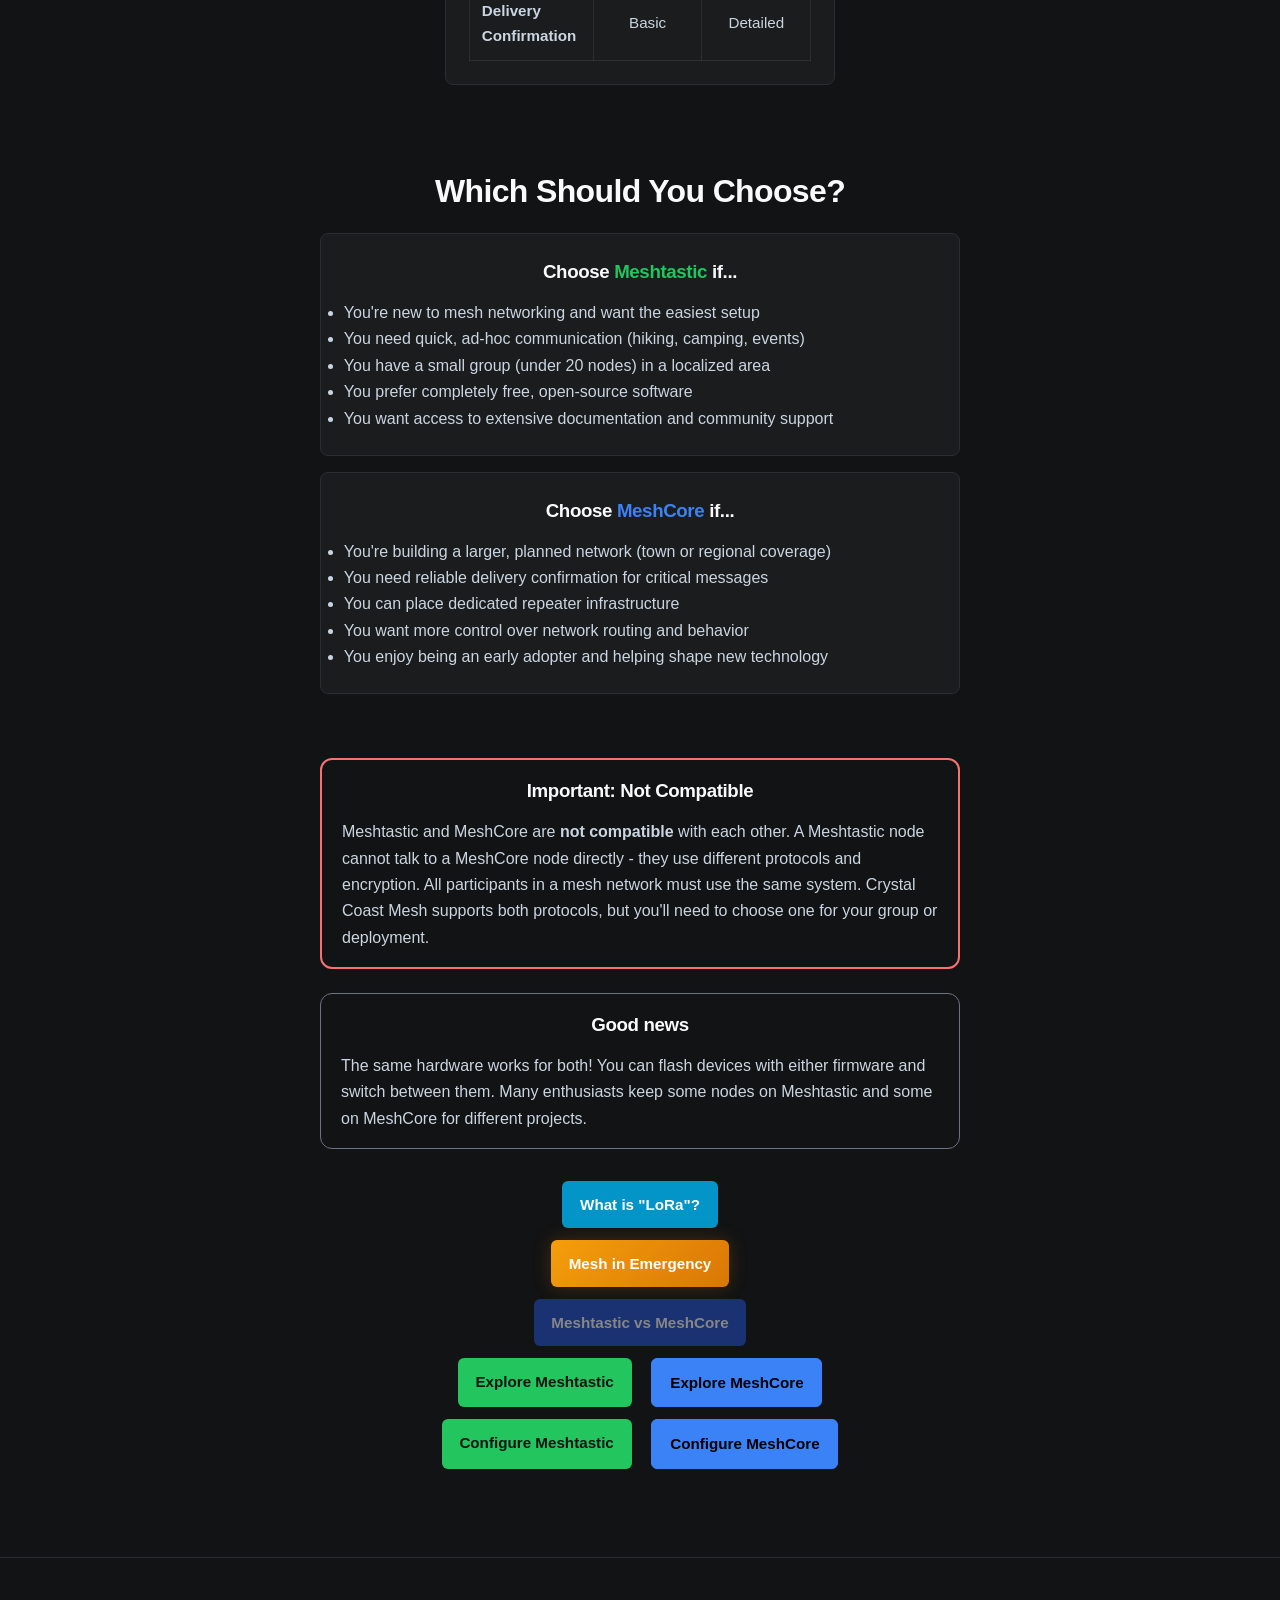
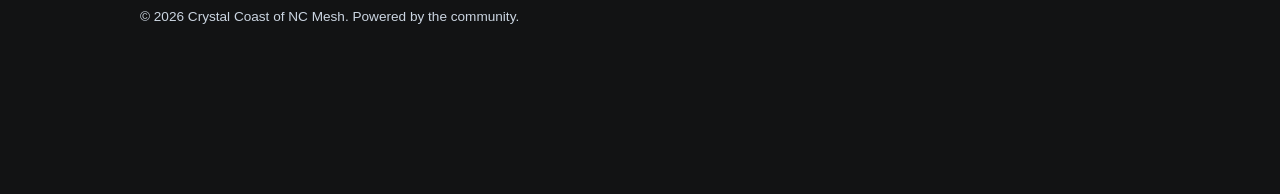
<file: meshtastic-vs-meshcore.html>
<!DOCTYPE html>
<html lang="en">

<head>
    <meta charset="UTF-8">
    <meta name="viewport" content="width=device-width, initial-scale=1.0">
    <title>Meshtastic vs MeshCore | CC Mesh</title>
    <link rel="stylesheet" href="./includes/style.css">
    <link rel="stylesheet" href="https://cdnjs.cloudflare.com/ajax/libs/font-awesome/6.5.2/css/all.min.css"
        integrity="sha512-SnH5WK+bZxgPHs44uWIX+LLJAJ9/2PkPKZ5QiAj6Ta86w+fsb2TkcmfRyVX3pBnMFcV7oQPJkl9QevSCWr3W6A=="
        crossorigin="anonymous" referrerpolicy="no-referrer" />
    <script>
        document.addEventListener("DOMContentLoaded", () => {
            if (window.innerWidth <= 768) {
                const dropdownToggles = document.querySelectorAll('.dropdown-toggle');

                dropdownToggles.forEach(toggle => {
                    toggle.addEventListener('click', (e) => {
                        e.preventDefault();
                        const parentLi = toggle.closest('.dropdown');
                        parentLi.classList.toggle('active');
                        const targetMenu = parentLi.querySelector('.dropdown-menu');

                        if (targetMenu.style.display === 'block') {
                            targetMenu.style.display = 'none';
                        } else {
                            targetMenu.style.display = 'block';
                        }
                    });
                });
            }

            const observerOptions = { root: null, rootMargin: "0px", threshold: 0.1 };
            const revealObserver = new IntersectionObserver((entries, observer) => {
                entries.forEach(entry => {
                    if (entry.isIntersecting) {
                        entry.target.style.opacity = "1";
                        entry.target.style.transform = "translateY(0)";
                        observer.unobserve(entry.target);
                    }
                });
            }, observerOptions);

            const animatedElements = document.querySelectorAll(".card, .hero-content h1, .hero-content p");
            animatedElements.forEach(el => {
                el.style.opacity = "0";
                el.style.transform = "translateY(20px)";
                el.style.transition = "opacity 0.8s cubic-bezier(0.16, 1, 0.3, 1), transform 0.8s cubic-bezier(0.16, 1, 0.3, 1)";
                revealObserver.observe(el);
            });
        });
    </script>
</head>

<body>
    <!-- Header Navigation Bar Layer -->
    <header class="navbar">
        <div class="container">
            <div class="header-brand">
                <!-- Path explicitly updated to target the local directory syntax -->
                <a href="index.html" class="logo-brand">
                    <img src="./img/CCM_logo-night.png" alt="CC Mesh Logo" class="brand-img">
                </a>
                <div class="brand-text">Crystal Coast of North Carolina Mesh Network</div>
                <div class="header-map">
                    <img src="./img/north-carolina-map-1200px-edit-sized.png" alt="North Carolina map">
                </div>
            </div>
            <button class="nav-toggle" aria-expanded="false" aria-label="Toggle navigation">
                <i class="fa-solid fa-bars"></i>
            </button>
            <nav>
                <ul class="nav-links">
                    <!-- Meshtastic Dropdown Nesting Menu -->
                    <li class="dropdown">
                        <a href="meshtastic.html" class="dropdown-toggle">Meshtastic <i
                                class="fa-solid fa-chevron-down nav-arrow"></i></a>
                        <ul class="dropdown-menu">
                            <li><a href="meshtastic-vs-meshcore.html"><i class="fa-solid fa-scale-balanced"></i> Meshtastic vs MeshCore</a></li>
                            <li><a href="meshtastic.html"><i class="fa-solid fa-circle-info"></i> Network Info</a></li>
                            <li><a href="config-meshtastic.html"><i class="fa-solid fa-sliders"></i> Setup Instructions</a>
                            </li>
                        </ul>
                    </li>

                    <!-- MeshCore Dropdown Nesting Menu -->
                    <li class="dropdown">
                        <a href="meshcore.html" class="dropdown-toggle">MeshCore <i
                                class="fa-solid fa-chevron-down nav-arrow"></i></a>
                        <ul class="dropdown-menu">
                            <li><a href="meshtastic-vs-meshcore.html"><i class="fa-solid fa-scale-balanced"></i> Meshtastic vs MeshCore</a></li>
                            <li><a href="meshcore.html"><i class="fa-solid fa-circle-info"></i> Network Info</a></li>
                            <li><a href="config-meshcore.html"><i class="fa-solid fa-sliders"></i> Setup Instructions</a>
                            </li>
                        </ul>
                    </li>
                </ul>
            </nav>
        </div>
    </header>

    <section class="hero">
        <div class="container hero-content">
            <h1><span style="color: #22c55e;">Meshtastic</span> vs <span style="color: #3b82f6;">MeshCore</span></h1>
            <p style="margin-top: 0.4rem; margin-bottom: 0.8rem; font-size: 1.25rem; font-style: italic; font-weight: 700;">(and why do I care?)</p>
            <p>Both Meshtastic and MeshCore enable off-grid communication using LoRa radios. They share the same purpose but take fundamentally different approaches to routing. Crystal Coast Mesh supports both — here's how to choose.</p>
        </div>
    </section>

    <section class="features">
        <div class="container">
            <div class="comparison-layout">
                <div class="comparison-top">
                    <div class="card">
                        <img src="./img/meshtastic-logo.png" alt="Meshtastic logo" style="width: 48px; height: 48px; margin-bottom: 1rem; object-fit: contain;">
                        <h3 style="color: #22c55e;">Meshtastic</h3>
                        <p style="text-align: left;">The established choice. Simple, plug-and-play mesh networking where every device can relay messages. Great for beginners, small groups, and ad-hoc situations.</p>
                        <ul style="text-align: left; padding-left: 1.2rem;">
                            <li>Established since 2019, large community</li>
                            <li>Free, open-source apps (Android/iOS)</li>
                            <li>No setup required - devices auto-connect</li>
                            <li>Wide device support and documentation</li>
                        </ul>
                        <p style="text-align: left;"><strong>Best for:</strong> Beginners, hiking groups, casual use, small networks</p>
                    </div>
                    <div class="card">
                        <img src="./img/Meshcore-logo.png" alt="MeshCore logo" style="width: 48px; height: 48px; margin-bottom: 1rem; object-fit: contain;">
                        <h3 style="color: #0395c8;">MeshCore</h3>
                        <p style="text-align: left;">The newer, more efficient option. Uses dedicated repeaters for smarter routing and better scalability. Ideal for larger networks and planned deployments.</p>
                        <ul style="text-align: left; padding-left: 1.2rem;">
                            <li>Launched 2025, rapidly evolving</li>
                            <li>More efficient routing, less network chatter</li>
                            <li>Supports up to 64 hops (vs 7 for Meshtastic)</li>
                            <li>Confirmed message delivery feedback</li>
                        </ul>
                        <p style="text-align: left;"><strong>Best for:</strong> Large networks, planned deployments, tech enthusiasts</p>
                    </div>
                </div>
                <div class="card comparison-card">
                    <i class="fa-solid fa-scale-balanced feature-icon" style="color: #ffffff;"></i>
                    <h3>What to Compare</h3>
                    <table class="compare-table">
                        <thead>
                            <tr>
                                <th style="color: #0395c8;">Feature</th>
                                <th>Meshtastic</th>
                                <th>MeshCore</th>
                            </tr>
                        </thead>
                        <tbody>
                            <tr>
                                <td>Routing Method</td>
                                <td>Flood (all nodes relay)</td>
                                <td>Structured (dedicated repeaters)</td>
                            </tr>
                            <tr>
                                <td>Max Hops</td>
                                <td>7</td>
                                <td>64</td>
                            </tr>
                            <tr>
                                <td>Setup Complexity</td>
                                <td>Very Easy</td>
                                <td>Moderate</td>
                            </tr>
                            <tr>
                                <td>Mobile App</td>
                                <td>Free, open-source</td>
                                <td>Free (optional $7.99 upgrade)</td>
                            </tr>
                            <tr>
                                <td>Community Size</td>
                                <td>Large</td>
                                <td>Growing</td>
                            </tr>
                            <tr>
                                <td>Network Scalability</td>
                                <td>Good (small-medium)</td>
                                <td>Excellent (large)</td>
                            </tr>
                            <tr>
                                <td>Delivery Confirmation</td>
                                <td>Basic</td>
                                <td>Detailed</td>
                            </tr>
                        </tbody>
                    </table>
                </div>
            </div>
        </div>
    </section>

    <section class="hero-content-block">
        <div class="container">
            <div class="hero-content-extended" style="text-align: left;">
                <h2 style="text-align: center; margin-bottom: 1rem;">Which Should You Choose?</h2>
                <div style="display: flex; flex-direction: column; gap: 1rem;">
                    <div class="card" style="margin: 0; text-align: left;">
                        <h3 style="text-align: center; margin-top: 0; margin-bottom: 0.75rem;">Choose <span style="color: #22c55e;">Meshtastic</span> if...</h3>
                        <ul>
                            <li>You're new to mesh networking and want the easiest setup</li>
                            <li>You need quick, ad-hoc communication (hiking, camping, events)</li>
                            <li>You have a small group (under 20 nodes) in a localized area</li>
                            <li>You prefer completely free, open-source software</li>
                            <li>You want access to extensive documentation and community support</li>
                        </ul>
                    </div>

                    <div class="card meshcore-choice-card" style="margin: 0; text-align: left;">
                        <h3 style="text-align: center; margin-top: 0; margin-bottom: 0.75rem;">Choose <span style="color: #3b82f6;">MeshCore</span> if...</h3>
                        <ul>
                            <li>You're building a larger, planned network (town or regional coverage)</li>
                            <li>You need reliable delivery confirmation for critical messages</li>
                            <li>You can place dedicated repeater infrastructure</li>
                            <li>You want more control over network routing and behavior</li>
                            <li>You enjoy being an early adopter and helping shape new technology</li>
                        </ul>
                    </div>
                </div>
            </div>
        </div>
    </section>

    <section class="hero-content-block">
        <div class="container">
            <div class="hero-content-extended" style="text-align: left;">
                <div style="border: 2px solid #f87171; border-radius: 0.75rem; padding: 1rem 1.25rem; margin-top: 1.5rem;">
                    <h3 style="text-align: center; margin-top: 0; margin-bottom: 0.75rem;">Important: Not Compatible</h3>
                    <p style="margin-bottom: 0;">Meshtastic and MeshCore are <strong>not compatible</strong> with each other. A Meshtastic node cannot talk to a MeshCore node directly - they use different protocols and encryption. All participants in a mesh network must use the same system. Crystal Coast Mesh supports both protocols, but you'll need to choose one for your group or deployment.</p>
                </div>

                <div style="border: 1px solid #6b7280; border-radius: 0.75rem; padding: 1rem 1.25rem; margin-top: 1.5rem;">
                    <h3 style="text-align: center; margin-top: 0; margin-bottom: 0.75rem;">Good news</h3>
                    <p style="margin-bottom: 0;">The same hardware works for both! You can flash devices with either firmware and switch between them. Many enthusiasts keep some nodes on Meshtastic and some on MeshCore for different projects.</p>
                </div>
            </div>
        </div>
    </section>

    <section class="hero-buttons-section" style="padding: 1rem 0 1.5rem;">
        <div class="container">
            <div class="hero-buttons" style="margin-top: 0;">
                <a href="lora.html" class="btn btn-info">What is "LoRa"?</a>
            </div>
            <div class="hero-buttons" style="margin-top: 0.75rem;">
                <a href="mesh-in-emergency.html" class="btn btn-gradient">Mesh in Emergency</a>
            </div>
            <div class="hero-buttons" style="margin-top: 0.75rem;">
                <a href="#" class="btn btn-disabled-alt" aria-disabled="true" tabindex="-1">Meshtastic vs MeshCore</a>
            </div>
            <div class="hero-buttons" style="margin-top: 0.75rem;">
                <a href="meshtastic.html" class="btn btn-primary">Explore Meshtastic</a>
                <a href="meshcore.html" class="btn btn-secondary btn-meshcore">Explore MeshCore</a>
            </div>
            <div class="hero-buttons" style="margin-top: 0.75rem;">
                <a href="config-meshtastic.html" class="btn btn-primary">Configure Meshtastic</a>
                <a href="config-meshcore.html" class="btn btn-secondary btn-meshcore">Configure MeshCore</a>
            </div>
        </div>
    </section>

    <footer class="footer">
        <div class="container">
            <p>© 2026 Crystal Coast of NC Mesh. Powered by the community.</p>
        </div>
    </footer>
</body>

</html>
</file>
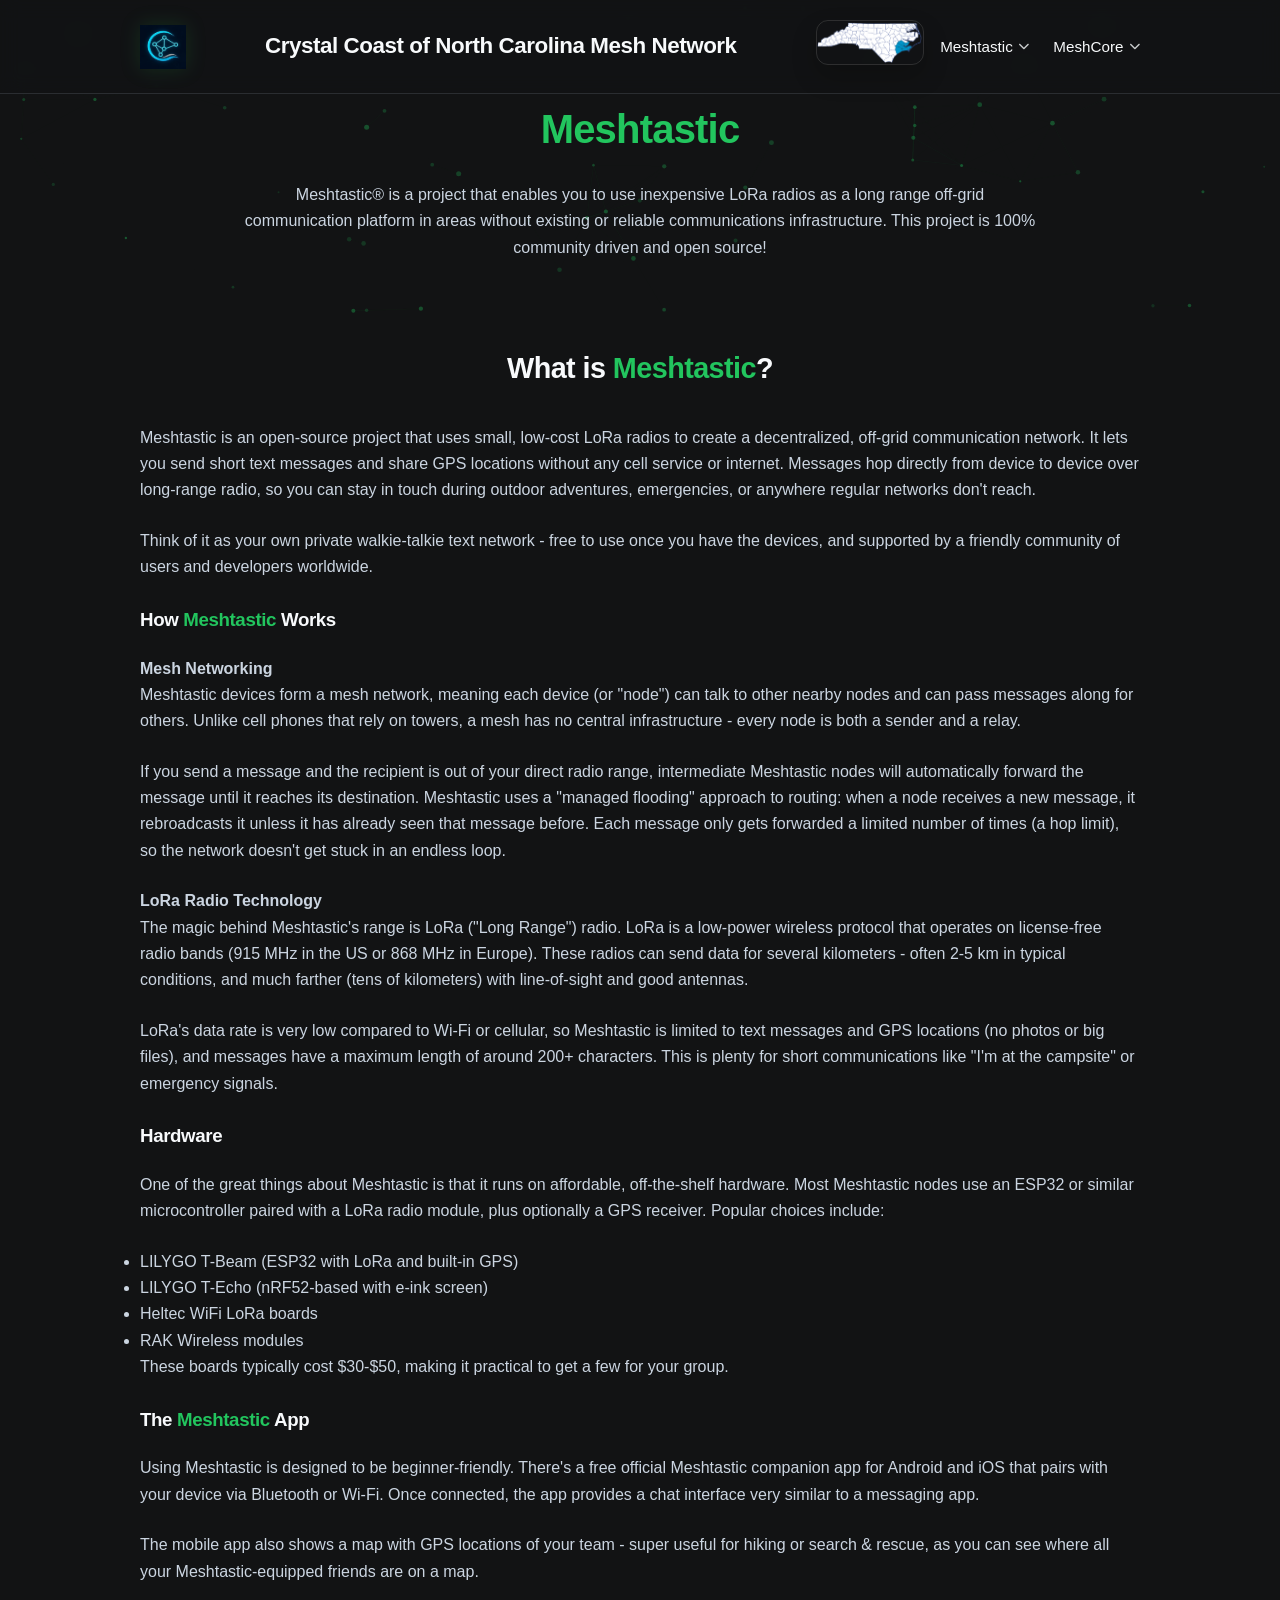
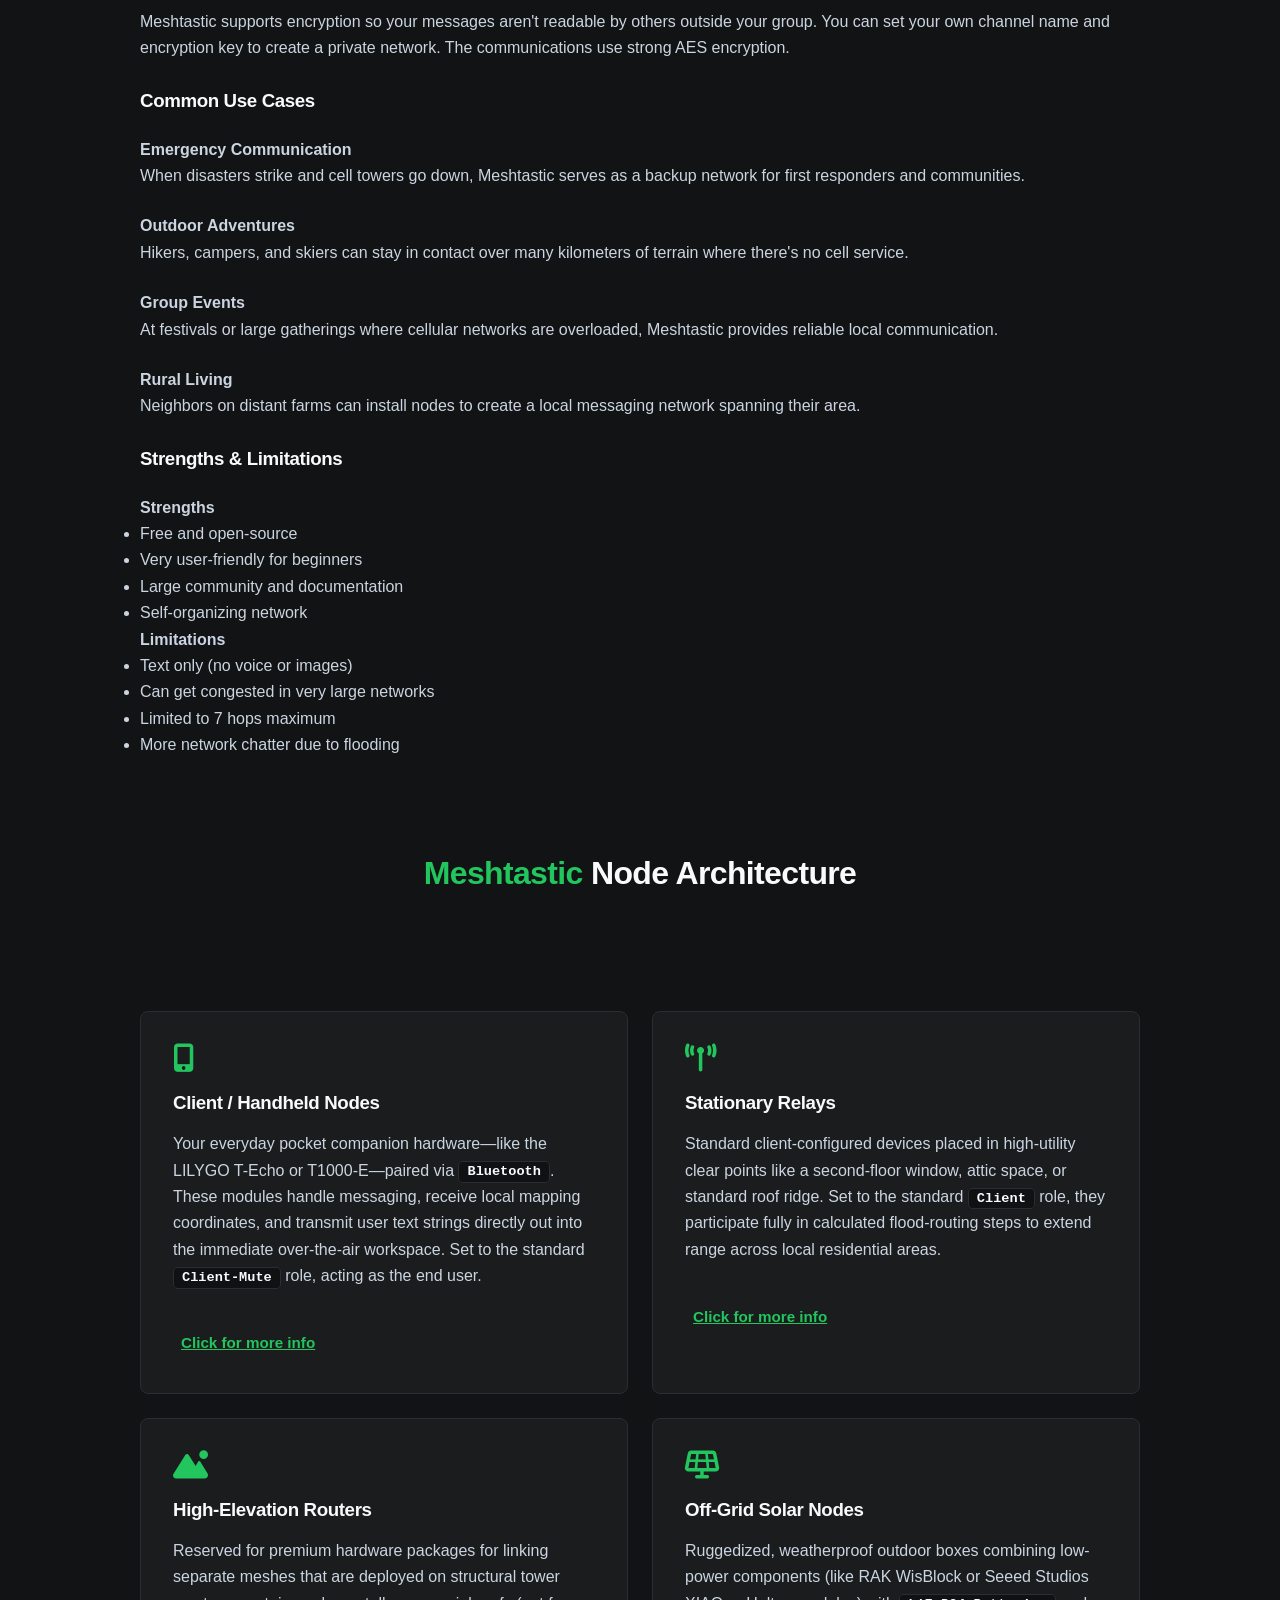
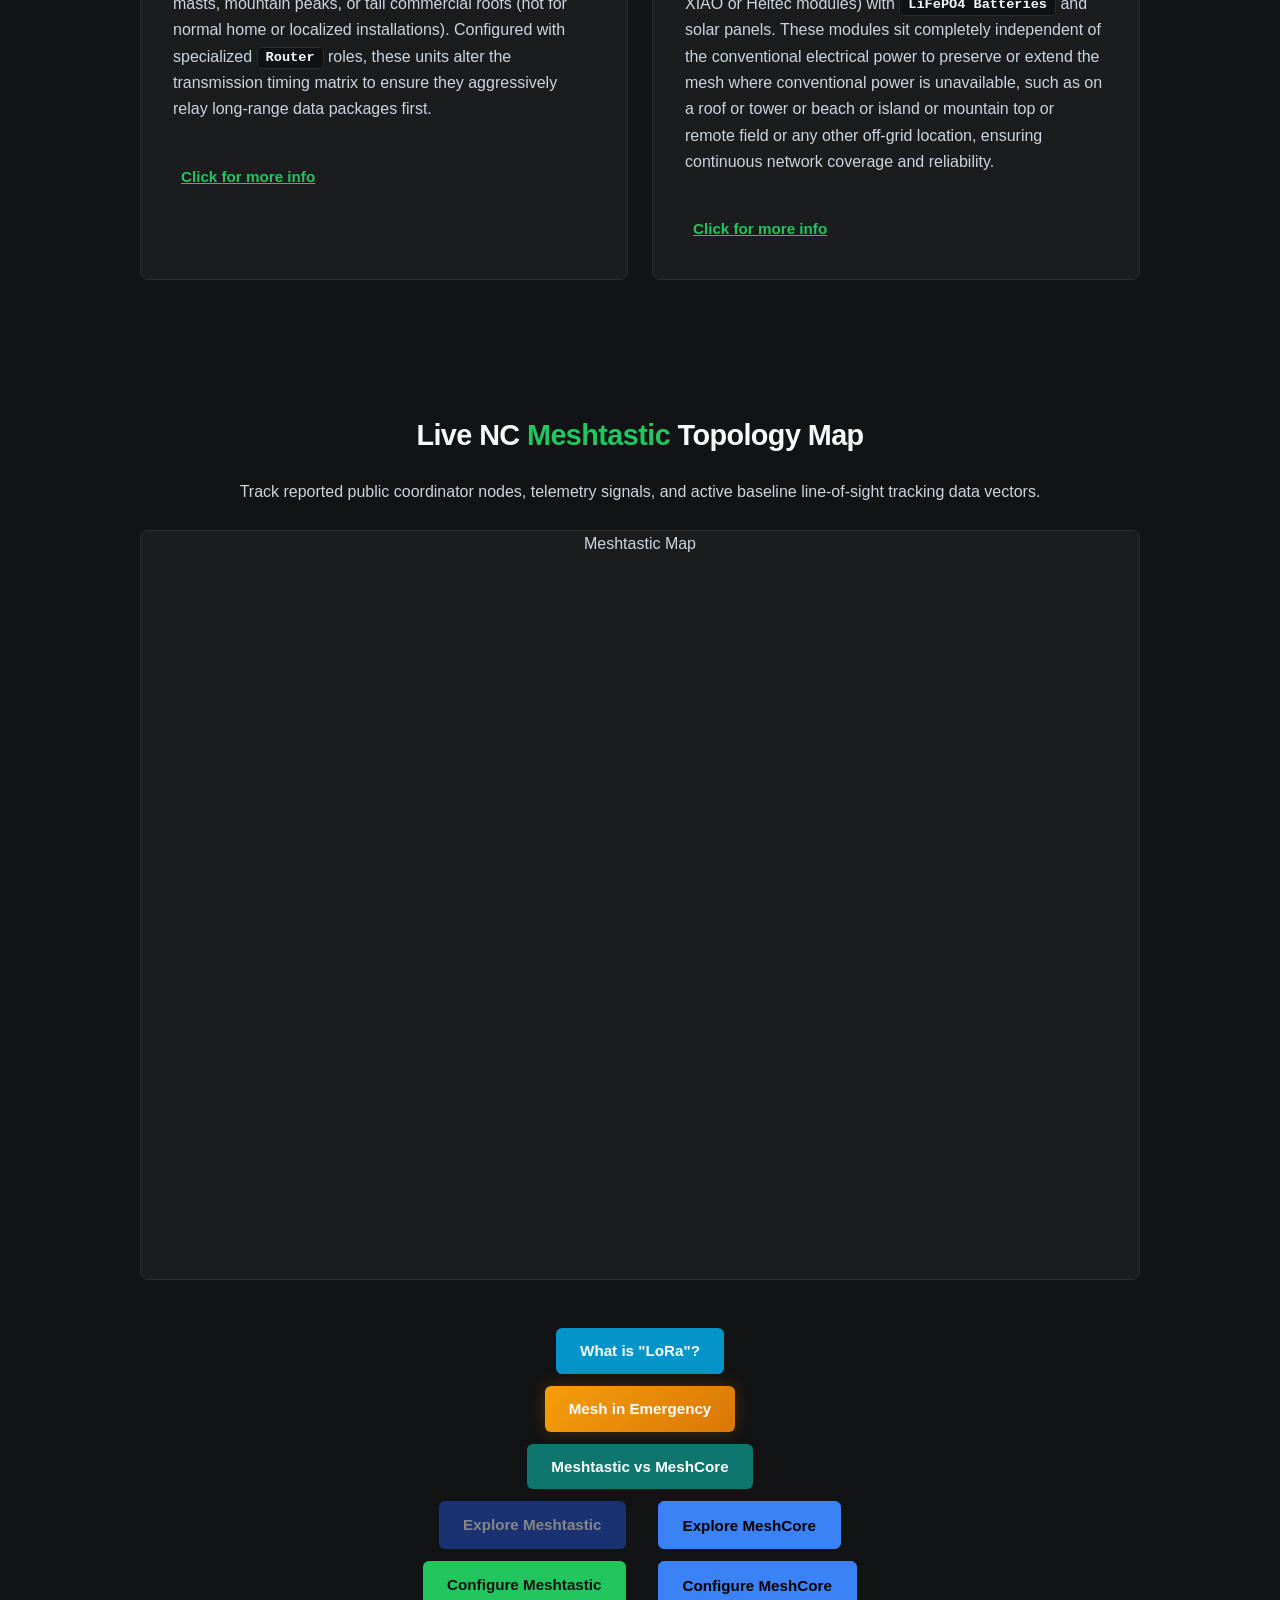
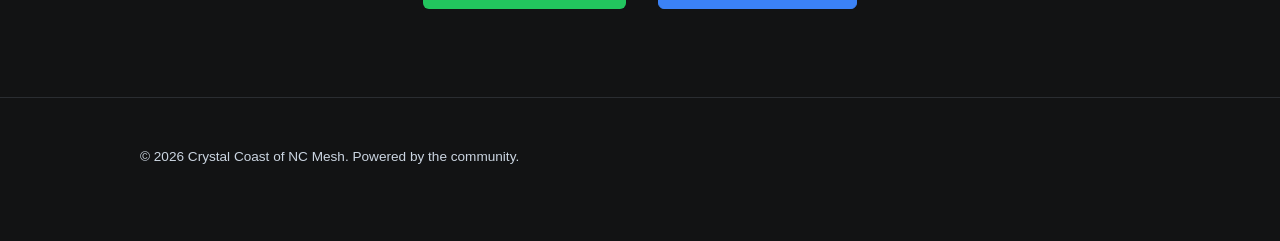
<file: meshtastic.html>
<!DOCTYPE html>
<html lang="en">

<head>
    <meta charset="UTF-8">
    <meta name="viewport" content="width=device-width, initial-scale=1.0">
    <title>Meshtastic Network | CC Mesh</title>
    <link rel="stylesheet" href="./includes/style.css">
    <link rel="stylesheet" href="https://cdnjs.cloudflare.com/ajax/libs/font-awesome/6.5.2/css/all.min.css"
        integrity="sha512-SnH5WK+bZxgPHs44uWIX+LLJAJ9/2PkPKZ5QiAj6Ta86w+fsb2TkcmfRyVX3pBnMFcV7oQPJkl9QevSCWr3W6A=="
        crossorigin="anonymous" referrerpolicy="no-referrer" />
    <script>
        document.addEventListener("DOMContentLoaded", () => {
            if (window.innerWidth <= 768) {
                const dropdownToggles = document.querySelectorAll('.dropdown-toggle');

                dropdownToggles.forEach(toggle => {
                    toggle.addEventListener('click', (e) => {
                        // Block direct redirect link if mobile sub-menu drawer is collapsed
                        e.preventDefault();
                        const parentLi = toggle.closest('.dropdown');

                        // Toggle active tracking layouts
                        parentLi.classList.toggle('active');
                        const targetMenu = parentLi.querySelector('.dropdown-menu');

                        if (targetMenu.style.display === 'block') {
                            targetMenu.style.display = 'none';
                        } else {
                            targetMenu.style.display = 'block';
                        }
                    });
                });
            }

            // --- 1. Clean Scroll Reveal Effect ---
            const observerOptions = { root: null, rootMargin: "0px", threshold: 0.1 };
            const revealObserver = new IntersectionObserver((entries, observer) => {
                entries.forEach(entry => {
                    if (entry.isIntersecting) {
                        entry.target.style.opacity = "1";
                        entry.target.style.transform = "translateY(0)";
                        observer.unobserve(entry.target);
                    }
                });
            }, observerOptions);

            const animatedElements = document.querySelectorAll(".card, .map-placeholder, .hero-content h1, .hero-content p");
            animatedElements.forEach(el => {
                el.style.opacity = "0";
                el.style.transform = "translateY(20px)";
                el.style.transition = "opacity 0.8s cubic-bezier(0.16, 1, 0.3, 1), transform 0.8s cubic-bezier(0.16, 1, 0.3, 1)";
                revealObserver.observe(el);
            });

            // --- 2. Seamless Mesh Network Canvas Engine ---
            const heroSection = document.querySelector(".hero");
            if (heroSection) {
                const canvas = document.createElement("canvas");
                const ctx = canvas.getContext("2d");

                Object.assign(canvas.style, {
                    position: "absolute", top: "0", left: "0", width: "100%", height: "100%",
                    zIndex: "0", pointerEvents: "none"
                });
                heroSection.style.position = "relative";
                heroSection.insertBefore(canvas, heroSection.firstChild);

                let points = [];
                let maxPoints = 110;
                const maxDist = 165;
                let mouse = { x: null, y: null, radius: 220 };

                window.addEventListener("mousemove", (e) => {
                    const rect = heroSection.getBoundingClientRect();
                    mouse.x = e.clientX - rect.left;
                    mouse.y = e.clientY - rect.top;
                });

                window.addEventListener("mouseleave", () => {
                    mouse.x = null;
                    mouse.y = null;
                });

                class MeshNode {
                    constructor(startX, startY) {
                        // Accepts coordinates if repositioning on screen resize boundaries
                        this.x = startX !== undefined ? startX : Math.random() * canvas.width;
                        this.y = startY !== undefined ? startY : Math.random() * canvas.height;
                        this.vx = (Math.random() - 0.5) * 0.16;
                        this.vy = (Math.random() - 0.5) * 0.16;
                        this.baseRadius = Math.random() * 1.5 + 0.8;
                        this.radius = this.baseRadius;
                        this.pulseFactor = Math.random() * Math.PI;
                        this.depth = Math.random() * 0.5 + 0.3;
                    }
                    update() {
                        this.x += this.vx;
                        this.y += this.vy;

                        if (this.x < 0) this.x = canvas.width;
                        if (this.x > canvas.width) this.x = 0;
                        if (this.y < 0) this.y = canvas.height;
                        if (this.y > canvas.height) this.y = 0;

                        this.pulseFactor += 0.012;
                        this.radius = this.baseRadius + Math.sin(this.pulseFactor) * 0.3;

                        if (mouse.x !== null && mouse.y !== null) {
                            const dx = mouse.x - this.x;
                            const dy = mouse.y - this.y;
                            const distance = Math.hypot(dx, dy);

                            if (distance < mouse.radius) {
                                const force = (mouse.radius - distance) / mouse.radius;
                                this.x -= (dx / distance) * force * 0.35;
                                this.y -= (dy / distance) * force * 0.35;
                            }
                        }
                    }
                    draw() {
                        ctx.beginPath();
                        ctx.arc(this.x, this.y, this.radius, 0, Math.PI * 2);
                        ctx.fillStyle = `rgba(34, 197, 94, ${this.depth * 0.5})`;
                        ctx.fill();
                    }
                }

                // SMART RESIZE: Scales coordinates instead of wiping arrays
                function resizeCanvas() {
                    const oldWidth = canvas.width || heroSection.offsetWidth;
                    const oldHeight = canvas.height || heroSection.offsetHeight;

                    canvas.width = heroSection.offsetWidth;
                    canvas.height = heroSection.offsetHeight;

                    const targetPoints = Math.min(Math.floor((canvas.width * canvas.height) / 7500), maxPoints);

                    if (points.length === 0) {
                        // Initial generation pass on boot up
                        for (let i = 0; i < targetPoints; i++) {
                            points.push(new MeshNode());
                        }
                    } else {
                        // Dynamically re-map current coordinate sets safely
                        points.forEach(p => {
                            p.x = (p.x / oldWidth) * canvas.width;
                            p.y = (p.y / oldHeight) * canvas.height;
                        });

                        // Add or trim nodes smoothly if canvas changes significantly
                        if (points.length < targetPoints) {
                            while (points.length < targetPoints) points.push(new MeshNode());
                        } else if (points.length > targetPoints) {
                            points.splice(targetPoints);
                        }
                    }
                }

                window.addEventListener("resize", resizeCanvas);
                resizeCanvas();

                function animateMesh() {
                    ctx.clearRect(0, 0, canvas.width, canvas.height);

                    for (let i = 0; i < points.length; i++) {
                        points[i].update();
                        points[i].draw();

                        for (let j = i + 1; j < points.length; j++) {
                            const dx = points[i].x - points[j].x;
                            const dy = points[i].y - points[j].y;
                            const dist = Math.hypot(dx, dy);

                            if (dist < maxDist) {
                                let alpha = (1 - dist / maxDist) * 0.13 * (points[i].depth * points[j].depth);

                                if (mouse.x !== null && mouse.y !== null) {
                                    const mDist1 = Math.hypot(mouse.x - points[i].x, mouse.y - points[i].y);
                                    const mDist2 = Math.hypot(mouse.x - points[j].x, mouse.y - points[j].y);
                                    if (mDist1 < mouse.radius || mDist2 < mouse.radius) {
                                        alpha *= 2.0;
                                    }
                                }

                                ctx.beginPath();
                                ctx.moveTo(points[i].x, points[i].y);
                                ctx.lineTo(points[j].x, points[j].y);
                                ctx.strokeStyle = `rgba(34, 197, 94, ${alpha})`;
                                ctx.lineWidth = dist < maxDist * 0.35 ? 0.8 : 0.4;
                                ctx.stroke();

                                if (Math.random() < 0.00025 && dist < maxDist * 0.6) {
                                    ctx.beginPath();
                                    const pct = (Date.now() % 1800) / 1800;
                                    const px = points[i].x + dx * pct;
                                    const py = points[i].y + dy * pct;
                                    ctx.arc(px, py, 1.8, 0, Math.PI * 2);
                                    ctx.fillStyle = `rgba(34, 197, 94, ${points[i].depth})`;
                                    ctx.fill();
                                }
                            }
                        }
                    }
                    requestAnimationFrame(animateMesh);
                }
                animateMesh();
            }

            // --- 3. Simple Back-To-Top Button ---
            const topBtn = document.createElement("button");
            topBtn.innerHTML = '<i class="fa-solid fa-arrow-up"></i>';
            Object.assign(topBtn.style, {
                position: "fixed", bottom: "30px", right: "30px", width: "45px", height: "45px",
                backgroundColor: "#1a1c1e", color: "#22c55e", border: "1px solid #2a2d31",
                borderRadius: "50%", cursor: "pointer", display: "none", zIndex: "2000",
                boxShadow: "0 4px 12px rgba(0,0,0,0.4)", transition: "all 0.3s ease"
            });
            document.body.appendChild(topBtn);

            window.addEventListener("scroll", () => {
                topBtn.style.display = window.scrollY > 400 ? "block" : "none";
            });

            topBtn.addEventListener("click", () => window.scrollTo({ top: 0, behavior: "smooth" }));
            topBtn.addEventListener("mouseenter", () => {
                topBtn.style.backgroundColor = "rgba(34, 197, 94, 0.1)";
                topBtn.style.borderColor = "#22c55e";
                topBtn.style.boxShadow = "0 0 15px rgba(34, 197, 94, 0.3)";
            });
            topBtn.addEventListener("mouseleave", () => {
                topBtn.style.backgroundColor = "#1a1c1e";
                topBtn.style.borderColor = "#2a2d31";
                topBtn.style.boxShadow = "0 4px 12px rgba(0,0,0,0.4)";
            });

            const solarPopupTrigger = document.querySelector('.solar-popup-trigger');
            const solarPopup = document.getElementById('solar-popup');
            const solarPopupClose = document.getElementById('solar-popup-close');
            const handheldPopupTrigger = document.querySelector('.handheld-popup-trigger');
            const handheldPopup = document.getElementById('handheld-popup');
            const handheldPopupClose = document.getElementById('handheld-popup-close');
            const relayPopupTrigger = document.querySelector('.relay-popup-trigger');
            const relayPopup = document.getElementById('relay-popup');
            const relayPopupClose = document.getElementById('relay-popup-close');
            const routerPopupTrigger = document.querySelector('.router-popup-trigger');
            const routerPopup = document.getElementById('router-popup');
            const routerPopupClose = document.getElementById('router-popup-close');

            const closeHandheldPopup = () => {
                if (!handheldPopup) return;
                handheldPopup.classList.remove('active');
                handheldPopup.setAttribute('aria-hidden', 'true');
            };

            const closeRelayPopup = () => {
                if (!relayPopup) return;
                relayPopup.classList.remove('active');
                relayPopup.setAttribute('aria-hidden', 'true');
            };

            const closeRouterPopup = () => {
                if (!routerPopup) return;
                routerPopup.classList.remove('active');
                routerPopup.setAttribute('aria-hidden', 'true');
            };

            if (solarPopupTrigger && solarPopup && solarPopupClose) {
                const closeSolarPopup = () => {
                    solarPopup.classList.remove('active');
                    solarPopup.setAttribute('aria-hidden', 'true');
                };

                solarPopupTrigger.addEventListener('click', () => {
                    solarPopup.classList.add('active');
                    solarPopup.setAttribute('aria-hidden', 'false');
                });

                solarPopupClose.addEventListener('click', closeSolarPopup);
                solarPopup.addEventListener('click', (e) => {
                    if (e.target === solarPopup) closeSolarPopup();
                });

                document.addEventListener('keydown', (e) => {
                    if (e.key === 'Escape') closeSolarPopup();
                });
            }

            if (handheldPopupTrigger && handheldPopup && handheldPopupClose) {
                handheldPopupTrigger.addEventListener('click', () => {
                    handheldPopup.classList.add('active');
                    handheldPopup.setAttribute('aria-hidden', 'false');
                });

                handheldPopupClose.addEventListener('click', closeHandheldPopup);
                handheldPopup.addEventListener('click', (e) => {
                    if (e.target === handheldPopup) closeHandheldPopup();
                });
            }

            if (relayPopupTrigger && relayPopup && relayPopupClose) {
                relayPopupTrigger.addEventListener('click', () => {
                    relayPopup.classList.add('active');
                    relayPopup.setAttribute('aria-hidden', 'false');
                });

                relayPopupClose.addEventListener('click', closeRelayPopup);
                relayPopup.addEventListener('click', (e) => {
                    if (e.target === relayPopup) closeRelayPopup();
                });
            }

            if (routerPopupTrigger && routerPopup && routerPopupClose) {
                routerPopupTrigger.addEventListener('click', () => {
                    routerPopup.classList.add('active');
                    routerPopup.setAttribute('aria-hidden', 'false');
                });

                routerPopupClose.addEventListener('click', closeRouterPopup);
                routerPopup.addEventListener('click', (e) => {
                    if (e.target === routerPopup) closeRouterPopup();
                });
            }

            document.addEventListener('keydown', (e) => {
                if (e.key === 'Escape') {
                    closeHandheldPopup();
                    closeRelayPopup();
                    closeRouterPopup();
                }
            });
        });
    </script>
</head>

<body>

    <!-- Header Navigation Bar Layer -->
    <header class="navbar">
        <div class="container">
            <div class="header-brand">
                <!-- Path explicitly updated to target the local directory syntax -->
                <a href="index.html" class="logo-brand">
                    <img src="./img/CCM_logo-night.png" alt="CC Mesh Logo" class="brand-img">
                </a>
                <div class="brand-text">Crystal Coast of North Carolina Mesh Network</div>
                <div class="header-map">
                    <img src="./img/north-carolina-map-1200px-edit-sized.png" alt="North Carolina map">
                </div>
            </div>
            <button class="nav-toggle" aria-expanded="false" aria-label="Toggle navigation">
                <i class="fa-solid fa-bars"></i>
            </button>
            <nav>
                <ul class="nav-links">
                    <!-- Meshtastic Dropdown Nesting Menu -->
                    <li class="dropdown">
                        <a href="meshtastic.html" class="dropdown-toggle">Meshtastic <i
                                class="fa-solid fa-chevron-down nav-arrow"></i></a>
                        <ul class="dropdown-menu">
                            <li><a href="meshtastic-vs-meshcore.html"><i class="fa-solid fa-scale-balanced"></i> Meshtastic vs MeshCore</a></li>
                            <li><a href="meshtastic.html"><i class="fa-solid fa-circle-info"></i> Network Info</a></li>
                            <li><a href="config-meshtastic.html"><i class="fa-solid fa-sliders"></i> Setup Instructions</a>
                            </li>
                        </ul>
                    </li>

                    <!-- MeshCore Dropdown Nesting Menu -->
                    <li class="dropdown">
                        <a href="meshcore.html" class="dropdown-toggle">MeshCore <i
                                class="fa-solid fa-chevron-down nav-arrow"></i></a>
                        <ul class="dropdown-menu">
                            <li><a href="meshtastic-vs-meshcore.html"><i class="fa-solid fa-scale-balanced"></i> Meshtastic vs MeshCore</a></li>
                            <li><a href="meshcore.html"><i class="fa-solid fa-circle-info"></i> Network Info</a></li>
                            <li><a href="config-meshcore.html"><i class="fa-solid fa-sliders"></i> Setup Instructions</a>
                            </li>
                        </ul>
                    </li>
                </ul>
            </nav>
        </div>
    </header>

    <section class="hero">
        <div class="container hero-content">
            <h1><span style="color: #22c55e;">Meshtastic</span></h1>
            <p>Meshtastic® is a project that enables you to use inexpensive LoRa radios as a long range off-grid communication platform in areas without existing or reliable communications infrastructure. This project is 100% community driven and open source!</p>
        </div>
    </section>
    <!-- SECTION 1: Protocol Analysis (Strict 2x2 Matrix) -->
    <section class="features" style="padding: 2rem 0 2rem 0;">
        <h2 style="margin: 0 0 1rem 0; text-align: center;">What is <span style="color: #22c55e;">Meshtastic</span>?</h2>
        <div class="container">
            <div style="margin-top: 1rem; text-align: left;">
                <p>Meshtastic is an open-source project that uses small, low-cost LoRa radios to create a decentralized, off-grid communication network. It lets you send short text messages and share GPS locations without any cell service or internet. Messages hop directly from device to device over long-range radio, so you can stay in touch during outdoor adventures, emergencies, or anywhere regular networks don't reach.</p>

                <p>Think of it as your own private walkie-talkie text network - free to use once you have the devices, and supported by a friendly community of users and developers worldwide.</p>

                <h3>How <span style="color: #22c55e;">Meshtastic</span> Works</h3>

                <h4>Mesh Networking</h4>
                <p>Meshtastic devices form a mesh network, meaning each device (or "node") can talk to other nearby nodes and can pass messages along for others. Unlike cell phones that rely on towers, a mesh has no central infrastructure - every node is both a sender and a relay.</p>

                <p>If you send a message and the recipient is out of your direct radio range, intermediate Meshtastic nodes will automatically forward the message until it reaches its destination. Meshtastic uses a "managed flooding" approach to routing: when a node receives a new message, it rebroadcasts it unless it has already seen that message before. Each message only gets forwarded a limited number of times (a hop limit), so the network doesn't get stuck in an endless loop.</p>

                <h4>LoRa Radio Technology</h4>
                <p>The magic behind Meshtastic's range is LoRa ("Long Range") radio. LoRa is a low-power wireless protocol that operates on license-free radio bands (915 MHz in the US or 868 MHz in Europe). These radios can send data for several kilometers - often 2-5 km in typical conditions, and much farther (tens of kilometers) with line-of-sight and good antennas.</p>

                <p>LoRa's data rate is very low compared to Wi-Fi or cellular, so Meshtastic is limited to text messages and GPS locations (no photos or big files), and messages have a maximum length of around 200+ characters. This is plenty for short communications like "I'm at the campsite" or emergency signals.</p>

                <h3>Hardware</h3>
                <p>One of the great things about Meshtastic is that it runs on affordable, off-the-shelf hardware. Most Meshtastic nodes use an ESP32 or similar microcontroller paired with a LoRa radio module, plus optionally a GPS receiver. Popular choices include:</p>
                <ul>
                    <li>LILYGO T-Beam (ESP32 with LoRa and built-in GPS)</li>
                    <li>LILYGO T-Echo (nRF52-based with e-ink screen)</li>
                    <li>Heltec WiFi LoRa boards</li>
                    <li>RAK Wireless modules</li>
                </ul>
                <p>These boards typically cost $30-$50, making it practical to get a few for your group.</p>

                <h3>The <span style="color: #22c55e;">Meshtastic</span> App</h3>
                <p>Using Meshtastic is designed to be beginner-friendly. There's a free official Meshtastic companion app for Android and iOS that pairs with your device via Bluetooth or Wi-Fi. Once connected, the app provides a chat interface very similar to a messaging app.</p>

                <p>The mobile app also shows a map with GPS locations of your team - super useful for hiking or search & rescue, as you can see where all your Meshtastic-equipped friends are on a map.</p>

                <p>Meshtastic supports encryption so your messages aren't readable by others outside your group. You can set your own channel name and encryption key to create a private network. The communications use strong AES encryption.</p>

                <h3>Common Use Cases</h3>

                <h4>Emergency Communication</h4>
                <p>When disasters strike and cell towers go down, Meshtastic serves as a backup network for first responders and communities.</p>

                <h4>Outdoor Adventures</h4>
                <p>Hikers, campers, and skiers can stay in contact over many kilometers of terrain where there's no cell service.</p>

                <h4>Group Events</h4>
                <p>At festivals or large gatherings where cellular networks are overloaded, Meshtastic provides reliable local communication.</p>

                <h4>Rural Living</h4>
                <p>Neighbors on distant farms can install nodes to create a local messaging network spanning their area.</p>

                <h3>Strengths &amp; Limitations</h3>

                <h4>Strengths</h4>
                <ul>
                    <li>Free and open-source</li>
                    <li>Very user-friendly for beginners</li>
                    <li>Large community and documentation</li>
                    <li>Self-organizing network</li>
                </ul>

                <h4>Limitations</h4>
                <ul>
                    <li>Text only (no voice or images)</li>
                    <li>Can get congested in very large networks</li>
                    <li>Limited to 7 hops maximum</li>
                    <li>More network chatter due to flooding</li>
                </ul>
            </div>
        </div>
    </section>
    <section class="hero-content-block" style="padding: 1.5rem 0 0.75rem;">
        <div class="container">
            <h2 style="text-align: center;"><span style="color: #22c55e;">Meshtastic</span> Node Architecture</h2>
        </div>
    </section>

    <!-- SECTION 2: Meshtastic Node Architecture (Strict 2x2 Matrix) -->
    <section class="features" style="padding: 1.75rem 0;">
        <div class="container">
            <div class="grid-2x2" style="margin-top: 1rem;">
                
                <!-- Card 1: Mobile Client -->
                <div class="card feature-card handheld-popup-trigger">
                    <i class="fa-solid fa-mobile-screen-button feature-icon"></i>
                    <h3 style="margin-bottom: 0.75rem;">Client / Handheld Nodes</h3>
                    <p>Your everyday pocket companion hardware—like the LILYGO T-Echo or T1000-E—paired via <span class="settings-value">Bluetooth</span>. These modules handle messaging, receive local mapping coordinates, and transmit user text strings directly out into the immediate over-the-air workspace. Set to the standard <span class="settings-value">Client-Mute</span> role, acting as the end user.</p>
                    <a href="#" class="popup-link" onclick="event.preventDefault();">Click for more info</a>
                </div>

                <!-- Card 2: Stationary Relay -->
                <div class="card feature-card relay-popup-trigger">
                    <i class="fa-solid fa-tower-broadcast feature-icon"></i>
                    <h3 style="margin-bottom: 0.75rem;">Stationary Relays</h3>
                    <p>Standard client-configured devices placed in high-utility clear points like a second-floor window, attic space, or standard roof ridge. Set to the standard <span class="settings-value">Client</span> role, they participate fully in calculated flood-routing steps to extend range across local residential areas.</p>
                    <a href="#" class="popup-link" onclick="event.preventDefault();">Click for more info</a>
                </div>

                <!-- Card 3: Infrastructure Routers -->
                <div class="card feature-card router-popup-trigger">
                    <i class="fa-solid fa-mountain-sun feature-icon"></i>
                    <h3 style="margin-bottom: 0.75rem;">High-Elevation Routers</h3>
                    <p>Reserved for premium hardware packages for linking separate meshes that are deployed on structural tower masts, mountain peaks, or tall commercial roofs (not for normal home or localized installations). Configured with specialized <span class="settings-value">Router</span> roles, these units alter the transmission timing matrix to ensure they aggressively relay long-range data packages first.</p>
                    <a href="#" class="popup-link" onclick="event.preventDefault();">Click for more info</a>
                </div>

                <!-- Card 4: Off-Grid Power Stations -->
                <div class="card feature-card solar-popup-trigger">
                    <i class="fa-solid fa-solar-panel feature-icon"></i>
                    <h3 style="margin-bottom: 0.75rem;">Off-Grid Solar Nodes</h3>
                    <p>Ruggedized, weatherproof outdoor boxes combining low-power components (like RAK WisBlock or Seeed Studios XIAO or Heltec modules) with <span class="settings-value">LiFePO4 Batteries</span> and solar panels. These modules sit completely independent of the conventional electrical power to preserve or extend the mesh where conventional power is unavailable, such as on a roof or tower or beach or island or mountain top or remote field or any other off-grid location, ensuring continuous network coverage and reliability.</p>
                    <a href="#" class="popup-link" onclick="event.preventDefault();">Click for more info</a>
                </div>

            </div>
        </div>
    </section>

    <!-- Dedicated Protocol Map Block -->
    <section class="map-section" style="padding: 2rem 0;">
        <div class="container">
            <h2 style="text-align: center;">Live NC <span style="color: #22c55e;">Meshtastic</span> Topology Map</h2>
            <p style="text-align: center;">Track reported public coordinator nodes, telemetry signals, and active baseline line-of-sight tracking
                data vectors.</p>
            <div class="map-placeholder" style="margin-top: 1rem; height: 750px; min-height: 750px;">
                Meshtastic Map
                <iframe src="https://ncmesh.net/map/?lat=35.38904754680693&lng=280.4727172851563&zoom=7#"
                    style="width:100%; height:100%; border:none; border-radius:0.5rem;"></iframe>
            </div>
        </div>
    </section>

    <div id="solar-popup" class="feature-popup" aria-hidden="true">
        <div class="feature-popup-content" style="max-width: 546px;">
            <button id="solar-popup-close" class="feature-popup-close" aria-label="Close popup">×</button>
            <h3>Off-Grid Solar Nodes</h3>
            <img src="./img/solar.png" alt="Off-grid solar node setup" loading="lazy" decoding="async" style="width: 100%; height: auto; border-radius: 0.5rem;">
        </div>
    </div>

    <div id="handheld-popup" class="feature-popup" aria-hidden="true">
        <div class="feature-popup-content" style="max-width: 546px;">
            <button id="handheld-popup-close" class="feature-popup-close" aria-label="Close popup">×</button>
            <h3>Client / Handheld Nodes</h3>
            <img src="./img/handle_devices.jpg" alt="Client and handheld devices" loading="lazy" decoding="async" style="width: 100%; height: auto; border-radius: 0.5rem;">
        </div>
    </div>

    <div id="relay-popup" class="feature-popup" aria-hidden="true">
        <div class="feature-popup-content" style="max-width: 546px;">
            <button id="relay-popup-close" class="feature-popup-close" aria-label="Close popup">×</button>
            <h3>Stationary Relays</h3>
            <img src="./img/roof.png" alt="Stationary relay node on roof" loading="lazy" decoding="async" style="width: 100%; height: auto; border-radius: 0.5rem;">
        </div>
    </div>

    <div id="router-popup" class="feature-popup" aria-hidden="true">
        <div class="feature-popup-content" style="max-width: 546px;">
            <button id="router-popup-close" class="feature-popup-close" aria-label="Close popup">×</button>
            <h3>High-Elevation Routers</h3>
            <img src="./img/mountain.png" alt="High-elevation router deployment" loading="lazy" decoding="async" style="width: 100%; height: auto; border-radius: 0.5rem;">
        </div>
    </div>

    <section class="hero-buttons-section" style="padding: 1rem 0 1.5rem;">
        <div class="container">
            <div class="hero-buttons" style="margin-top: 0;">
                <a href="lora.html" class="btn btn-info">What is "LoRa"?</a>
            </div>
            <div class="hero-buttons" style="margin-top: 0.75rem;">
                <a href="mesh-in-emergency.html" class="btn btn-gradient">Mesh in Emergency</a>
            </div>
            <div class="hero-buttons" style="margin-top: 0.75rem;">
                <a href="meshtastic-vs-meshcore.html" class="btn btn-compare">Meshtastic vs MeshCore</a>
            </div>
            <div class="hero-buttons" style="margin-top: 0.75rem;">
                <a href="#" class="btn btn-disabled-alt" aria-disabled="true" tabindex="-1">Explore Meshtastic</a>
                <a href="meshcore.html" class="btn btn-secondary btn-meshcore">Explore MeshCore</a>
            </div>
            <div class="hero-buttons" style="margin-top: 0.75rem;">
                <a href="config-meshtastic.html" class="btn btn-primary">Configure Meshtastic</a>
                <a href="config-meshcore.html" class="btn btn-secondary btn-meshcore">Configure MeshCore</a>
            </div>
        </div>
    </section>

    <footer class="footer">
        <div class="container">
            <p>© 2026 Crystal Coast of NC Mesh. Powered by the community.</p>
        </div>
    </footer>
</body>

</html>
</file>
<file: includes/style.css>
/* ==========================================================================
   1. Core Variables & Base Reset Matrix
   ========================================================================== */
:root {
    --bg-dark: #121314;       /* Deep obsidian canvas background tint */
    --bg-card: #1a1c1e;       /* Clean matte dark-gray container background */
    --text-main: #f8fafc;     /* Clean off-white bold header text elements */
    --text-muted: #cbd5e1;    /* Highly readable slate-gray base copy text */
    --accent-green: #22c55e;  /* Distinctive NC Mesh vibrant brand green */
    --border-color: #2a2d31;  /* Balanced section division boundary line border */
}

* {
    margin: 0;
    padding: 0;
    box-sizing: border-box;
}

html {
    scroll-behavior: smooth;
}

body {
    font-family: -apple-system, BlinkMacSystemFont, "Segoe UI", Roboto, Helvetica, Arial, sans-serif;
    background-color: var(--bg-dark);
    color: var(--text-muted);
    line-height: 1.65;
    font-size: 1rem;
    overflow-x: hidden;
}

.container {
    width: 90%;
    max-width: 1000px;
    margin: 0 auto;
}

/* ==========================================================================
   2. Browser Custom Scrollbar Elements
   ========================================================================== */
::-webkit-scrollbar {
    width: 10px;
    height: 10px;
}

::-webkit-scrollbar-track {
    background: var(--bg-dark);
}

::-webkit-scrollbar-thumb {
    background: #2a2d31;
    border-radius: 20px;
    border: 2px solid var(--bg-dark);
    transition: background 0.3s ease;
}

::-webkit-scrollbar-thumb:hover {
    background: var(--accent-green);
    box-shadow: 0 0 10px rgba(34, 197, 94, 0.5);
}

@supports (scrollbar-color: auto) {
    html {
        scrollbar-width: thin;
        scrollbar-color: #2a2d31 var(--bg-dark);
    }
}

/* ==========================================================================
   3. Global Typography & Core Anchor Formatting
   ========================================================================== */
h1, h2, h3, .hero h1 {
    color: var(--text-main);
    font-weight: 700;
    letter-spacing: -0.02em;
    margin-bottom: 1.25rem;
}

.hero h1 {
    font-size: 2.5rem;
}

h2 {
    font-size: 1.8rem;
    margin-top: 2rem;
}

p {
    margin-bottom: 1.5rem;
    color: var(--text-muted);
}

a {
    color: var(--accent-green);
    text-decoration: none;
    font-weight: 500;
    transition: opacity 0.2s ease, text-shadow 0.3s ease !important;
}

a:hover {
    text-decoration: underline;
    opacity: 0.9;
    text-shadow: 0 0 8px rgba(34, 197, 94, 0.6);
}

a:focus-visible,
button:focus-visible,
.btn:focus-visible,
.nav-toggle:focus-visible,
input:focus-visible,
select:focus-visible,
textarea:focus-visible {
    outline: 2px solid var(--accent-green);
    outline-offset: 3px;
    box-shadow: 0 0 0 2px rgba(34, 197, 94, 0.25);
}

@media (prefers-reduced-motion: reduce) {
    html {
        scroll-behavior: auto;
    }

    *,
    *::before,
    *::after {
        animation: none !important;
        transition: none !important;
    }
}

/* ==========================================================================
   4. Header Navigation Bar Layout & Logo Branding
   ========================================================================== */
.navbar {
    background-color: rgba(18, 19, 20, 0.9);
    backdrop-filter: blur(10px);
    -webkit-backdrop-filter: blur(10px);
    position: fixed;
    top: 0;
    width: 100%;
    z-index: 1000;
    border-bottom: 1px solid var(--border-color);
    padding: 1.25rem 0;
}

.navbar .container {
    display: flex;
    justify-content: space-between;
    align-items: center;
    gap: 1rem;
}

.header-brand {
    display: flex;
    justify-content: space-between;
    align-items: center;
    gap: 0.75rem;
    flex-wrap: nowrap;
    min-width: 0;
    flex: 1 1 auto;
}

.logo-brand {
    display: flex;
    align-items: center;
    gap: 0.75rem;
    text-decoration: none;
    padding: 0.25rem 0;
    flex: 0 0 auto;
}

.brand-text {
    flex: 1 1 1px;
    min-width: 0;
    margin: 0;
    line-height: 1.2;
    white-space: nowrap;
    overflow: hidden;
    text-overflow: ellipsis;
    text-align: center;
}

.header-map {
    flex: 0 0 auto;
}

.header-map img {
    height: 2.8rem;
    width: auto;
    display: inline-block;
    border-radius: 0.75rem;
    border: 1px solid rgba(255, 255, 255, 0.12);
    box-shadow: 0 12px 26px rgba(0, 0, 0, 0.18);
}

.brand-img {
    height: 42px;
    width: auto;
    object-fit: contain;
    filter: drop-shadow(0 0 10px rgba(34, 197, 94, 0.15));
    transition: transform 0.4s cubic-bezier(0.16, 1, 0.3, 1) !important;
}

.brand-text {
    font-size: 1.4rem;
    font-weight: 700;
    color: var(--text-main);
    letter-spacing: -0.02em;
    transition: color 0.3s ease;
}

.brand-text span {
    color: var(--accent-green);
    font-weight: 800;
}

.logo-brand:hover {
    text-decoration: none;
}

.logo-brand:hover .brand-img {
    transform: scale(1.04);
    filter: drop-shadow(0 0 16px rgba(34, 197, 94, 0.45));
}

.logo-brand:hover .brand-text {
    text-shadow: 0 0 8px rgba(255, 255, 255, 0.2);
}

@media (max-width: 768px) {
    .navbar .container {
        flex-direction: column;
        align-items: flex-start;
    }

    .header-brand {
        width: 100%;
        flex-wrap: wrap;
    }

    .nav-links {
        width: 100%;
        margin-top: 0.75rem;
    }
}

.nav-links {
    display: flex;
    list-style: none;
    gap: 1.5rem;
}

.nav-toggle {
    display: none;
    background: transparent;
    border: 1px solid rgba(255,255,255,0.15);
    color: var(--text-main);
    padding: 0.65rem 0.75rem;
    border-radius: 0.5rem;
    cursor: pointer;
    font-size: 1.1rem;
    align-self: center;
}

.nav-toggle:hover {
    background: rgba(255,255,255,0.05);
}

.nav-links a {
    color: var(--text-main);
    font-weight: 500;
    font-size: 0.95rem;
    transition: all 0.4s cubic-bezier(0.16, 1, 0.3, 1) !important;
}

.nav-links a:hover {
    text-decoration: none;
    color: var(--accent-green);
}

.nav-links a.active {
    color: var(--accent-green) !important;
    border-bottom: 2px solid var(--accent-green);
    padding-bottom: 0.25rem;
    text-shadow: 0 0 8px rgba(34, 197, 94, 0.6);
}

/* ==========================================================================
   5. Interactive Structure Hardware Acceleration Overrides
   ========================================================================== */
.card, .map-placeholder, .btn {
    transition: all 0.4s cubic-bezier(0.16, 1, 0.3, 1) !important;
    position: relative;
    overflow: hidden;
}

/* ==========================================================================
   6. Hero & Main Section Component Layouts
   ========================================================================== */
.hero {
    padding: 6rem 0 1.75rem 0;
    position: relative;
    overflow: hidden;
}

.hero-content {
    position: relative;
    z-index: 10;
    max-width: 800px;
    text-align: center;
}

.hero-image {
    margin-top: 1rem;
}

.hero-content-block {
    padding: 1.5rem 0 1rem;
}

.hero-content-extended {
    max-width: 640px;
    margin: 0 auto;
    text-align: center;
}

.hero-content-block h2 {
    font-size: 2rem;
    margin-bottom: 1rem;
}

.hero-content-block p {
    margin: 0 auto;
    max-width: 720px;
    color: var(--text-muted);
}

.logo-strip {
    display: flex;
    justify-content: center;
    align-items: center;
    gap: 1rem;
    margin-top: 1rem;
    flex-wrap: wrap;
}

.partner-logo {
    max-height: 60px;
    width: auto;
    opacity: 0.95;
    transition: opacity 0.2s ease;
}

.partner-logo:hover {
    opacity: 1;
}

.hero-image {
    margin-top: 1.75rem;
}

.hero-image img {
    width: 100%;
    max-width: 1000px;
    height: auto;
    display: inline-block;
    border-radius: 0.75rem;
    border: 1px solid rgba(255, 255, 255, 0.08);
    box-shadow: 0 18px 45px rgba(0, 0, 0, 0.22);
}

.hero-image.side-by-side {
    display: flex;
    justify-content: center;
    gap: 1rem;
    flex-wrap: wrap;
}

.hero-banner-card {
    display: flex;
    flex-direction: column;
    align-items: center;
    width: calc(50% - 0.5rem);
    max-width: 560px;
}

.hero-banner-card img {
    width: 100%;
    display: block;
}

.hero-banner-card figcaption {
    margin-top: 0.5rem;
    font-size: 0.95rem;
    line-height: 1.4;
    color: var(--text-muted);
    text-align: center;
}

.hero-image.side-by-side img {
    width: 100%;
    max-width: 560px;
}

.hero-buttons {
    display: flex;
    justify-content: center;
    gap: 1rem;
    flex-wrap: wrap;
    margin-top: 1.25rem;
}

/* Structural Features Element Grid */
.grid-3 {
    display: grid;
    grid-template-columns: repeat(auto-fit, minmax(240px, 1fr));
    gap: 1.5rem;
    padding: 1.5rem 0;
    align-items: stretch;
    justify-items: start;
    max-width: 1100px;
    margin: 0 auto;
}

/* Key Applications: keep three cards on a single centered row on wide screens */
.key-apps-row {
    display: flex;
    justify-content: center;
    gap: 1.5rem;
    flex-wrap: nowrap;
    max-width: 1100px; /* allow three standard cards to sit on one row */
    margin: 0 auto;
}
.key-apps-row .card {
    flex: 0 0 340px;
    max-width: 340px;
}

@media (max-width: 1024px) {
    .key-apps-row {
        flex-wrap: wrap;
    }
    .key-apps-row .card {
        flex: 1 1 100%;
        max-width: none;
    }
}

.features .container {
    display: flex;
    justify-content: center;
}

.comparison-layout {
    display: flex;
    flex-direction: column;
    align-items: center;
    gap: 1.5rem;
    width: 100%;
    max-width: 1100px;
    margin: 0 auto;
    padding: 1.5rem 0;
}

.comparison-top {
    display: grid;
    grid-template-columns: repeat(auto-fit, minmax(240px, 1fr));
    gap: 1.5rem;
    width: 100%;
    justify-items: center;
    align-items: stretch;
}

.comparison-layout .card {
    text-align: center;
    width: calc(100% + 30px);
    max-width: 390px;
}

.comparison-card {
    max-width: 980px;
    width: calc(100% + 60px);
}

.compare-table {
    width: 100%;
    border-collapse: collapse;
    margin-top: 1rem;
    font-size: 0.95rem;
}

.compare-table th,
.compare-table td {
    padding: 0.75rem;
    border: 1px solid rgba(255, 255, 255, 0.08);
}

.compare-table th {
    background: rgba(255, 255, 255, 0.04);
    color: var(--accent-green);
}

.compare-table th:first-child {
    color: #0B6FAB;
}

.compare-table th:nth-child(3) {
    color: #0B6FAB;
}

.compare-table td:first-child {
    text-align: left;
    font-weight: 600;
}

.compare-table td:nth-child(2),
.compare-table td:nth-child(3) {
    text-align: center;
}

@media (max-width: 768px) {
    .comparison-top {
        grid-template-columns: 1fr;
    }

    .comparison-layout .card {
        max-width: none;
    }
}

/* Glass effect for structural cards when hovered */
.card {
    background-color: var(--bg-card);
    padding: 2rem;
    border-radius: 0.5rem;
    border: 1px solid var(--border-color);
    text-align: left;
}

.card:hover {
    background-color: rgba(26, 28, 30, 0.65) !important;
    backdrop-filter: blur(12px) saturate(180%);
    -webkit-backdrop-filter: blur(12px) saturate(180%);
    border-color: rgba(34, 197, 94, 0.45) !important;
    box-shadow: 0 12px 40px rgba(0, 0, 0, 0.5), 
                0 0 20px rgba(34, 197, 94, 0.15);
    transform: translateY(-4px);
}

.meshcore-choice-card:hover {
    border-color: rgba(59, 130, 246, 0.45) !important;
    box-shadow: 0 12px 40px rgba(0, 0, 0, 0.5),
                0 0 16px rgba(59, 130, 246, 0.12);
}

.feature-icon {
    font-size: 1.75rem;
    color: var(--accent-green);
    margin-bottom: 1rem;
}

.feature-card {
    cursor: pointer;
}

.feature-card:hover {
    transform: translateY(-6px);
    cursor: pointer;
}

/* Utility: center a single card within a grid while keeping its text left-aligned */
.center-card {
    justify-self: center;
    display: block;
    max-width: 360px;
    width: 100%;
    margin-left: auto;
    margin-right: auto;
}

.popup-link {
    display: inline-block;
    margin-top: 0.7rem;
    color: var(--accent-green);
    font-size: 0.95rem;
    font-weight: 600;
    text-decoration: underline;
}

.popup-link:hover {
    color: var(--text-main);
}

.feature-popup {
    position: fixed;
    inset: 0;
    background: rgba(0, 0, 0, 0.72);
    display: flex;
    align-items: center;
    justify-content: center;
    padding: 1.5rem;
    z-index: 3000;
    opacity: 0;
    pointer-events: none;
    transition: opacity 0.3s ease;
}

.feature-popup.active {
    opacity: 1;
    pointer-events: auto;
}

.feature-popup-content {
    background: var(--bg-card);
    border: 1px solid var(--accent-green);
    border-radius: 0.75rem;
    padding: 1.5rem;
    max-width: 420px;
    width: 100%;
    box-shadow: 0 12px 40px rgba(0, 0, 0, 0.35);
    position: relative;
}

.feature-popup-close {
    position: absolute;
    top: 0.75rem;
    right: 0.75rem;
    background: transparent;
    border: none;
    color: var(--text-main);
    font-size: 1.4rem;
    cursor: pointer;
}

.feature-popup-content h3 {
    margin-bottom: 0.75rem;
    color: var(--text-main);
}

/* Improve tap targets and mobile UX for popup/text links */
.popup-link, .text-meshcore, .text-meshtastic {
    display: inline-block;
    padding: 0.35rem 0.5rem;
    border-radius: 0.25rem;
}

/* Prevent long words from causing horizontal scroll inside cards */
.card p {
    word-wrap: break-word;
    overflow-wrap: anywhere;
}

/* ==========================================================================
   7. Map Framework Wrapper Containers
   ========================================================================== */
.map-section {
    padding: 2rem 0;
}

.map-placeholder {
    background-color: var(--bg-card);
    border: 1px solid var(--border-color);
    border-radius: 0.5rem;
    height: 450px;
    margin-top: 1rem;
    display: flex;
    flex-direction: column;
    justify-content: center;
    align-items: center;
    color: var(--text-muted);
}

.map-placeholder:hover {
    background-color: rgba(26, 28, 30, 0.65) !important;
    backdrop-filter: blur(12px) saturate(180%);
    -webkit-backdrop-filter: blur(12px) saturate(180%);
    border-color: rgba(34, 197, 94, 0.45) !important;
    box-shadow: 0 12px 40px rgba(0, 0, 0, 0.5), 
                0 0 20px rgba(34, 197, 94, 0.15);
    transform: translateY(-4px);
}

.map-placeholder i {
    font-size: 2.5rem;
    color: var(--accent-green);
    margin-bottom: 1rem;
}

/* ==========================================================================
   8. UI Interactive Action Buttons
   ========================================================================== */
.btn {
    display: inline-block;
    padding: 0.65rem 1.5rem;
    border-radius: 0.375rem;
    font-weight: 600;
    font-size: 0.95rem;
}

.btn-primary {
    background-color: var(--accent-green);
    color: var(--bg-dark) !important;
}

.btn-primary:hover {
    text-decoration: none;
    background-color: #22c55e !important;
    box-shadow: 0 0 25px rgba(34, 197, 94, 0.5) !important;
    transform: translateY(-2px);
}

.btn-secondary {
    background-color: transparent;
    color: var(--text-main) !important;
    border: 1px solid #4a4e54;
    margin-left: 1rem;
}

/* Brand-specific button styles */
.btn-meshcore {
    background-color: #3b82f6 !important;
    color: #000000 !important;
    border-color: #3b82f6 !important;
}

.btn-meshtastic {
    background-color: var(--accent-green) !important;
    color: #ffffff !important;
    border-color: var(--accent-green) !important;
}

/* Info, compare, and alternate disabled button styles */
.btn-info {
    background-color: #0395c8 !important;
    color: #ffffff !important;
    border-color: #0395c8 !important;
}

.btn-compare {
    background-color: #0f766e !important;
    color: #ffffff !important;
    border-color: #0f766e !important;
}

.btn-disabled-alt {
    background-color: #1e3a8a !important;
    color: #a3a3a3 !important;
    border-color: #1e3a8a !important;
    pointer-events: none;
    cursor: not-allowed;
    opacity: 0.8;
}

/* Gradient button used for "Mesh in Emergency" and similar highlights */
.btn-gradient {
    background: linear-gradient(135deg, #f59e0b 0%, #d97706 100%) !important;
    color: #ffffff !important;
    border-color: #d97706 !important;
    box-shadow: 0 0 18px rgba(217, 119, 6, 0.25) !important;
}

.btn-gradient-disabled {
    background: linear-gradient(135deg, #d97706 0%, #b45309 100%) !important;
    color: rgba(255,255,255,0.7) !important;
    border-color: #b45309 !important;
    pointer-events: none;
    cursor: not-allowed;
    opacity: 0.85;
    box-shadow: none !important;
}

/* Text-only link colors for inline links (no background) */
.text-meshtastic {
    color: var(--accent-green) !important;
    font-weight: 600;
    text-decoration: none;
}
.text-meshtastic:hover {
    text-decoration: underline;
}

.text-meshcore {
    color: #3b82f6 !important;
    font-weight: 600;
    text-decoration: none;
}
.text-meshcore:hover {
    text-decoration: underline;
}

.btn-secondary:hover {
    text-decoration: none;
    background-color: rgba(255, 255, 255, 0.03) !important;
    backdrop-filter: blur(8px);
    -webkit-backdrop-filter: blur(8px);
    border-color: rgba(255, 255, 255, 0.3) !important;
    transform: translateY(-2px);
}

/* ==========================================================================
   9. Footer & Branding Metadata Section Notes
   ========================================================================== */
.footer {
    border-top: 1px solid var(--border-color);
    padding: 3rem 0;
    margin-top: 4rem;
    font-size: 0.85rem;
    color: #64748b;
}

/* ==========================================================================
   10. Fluid Screen Adaptation & Mobile Media Boundaries
   ========================================================================== */
@media (max-width: 768px) {
    /* Make navbar more compact on phones to reduce overlap */
    .navbar {
        padding: 0.45rem 0;
    }

    .navbar .container {
        flex-direction: column;
        align-items: flex-start;
        gap: 0.65rem;
        width: 100%;
        padding: 0 1rem;
    }
    
    /* Keep logo + title inline on phones; hide the map badge to save space */
    .header-brand {
        display: flex;
        flex-direction: row;
        align-items: center;
        justify-content: flex-start;
        gap: 0.6rem;
        width: 100%;
    }

    .logo-brand {
        display: flex;
        align-items: center;
        gap: 0.5rem;
        flex: 0 0 auto;
    }
    
    .brand-img {
        height: 28px;
    }
    
    .brand-text {
        font-size: 0.9rem;
        line-height: 1.05;
        white-space: nowrap;
        overflow: hidden;
        text-overflow: ellipsis;
        margin-left: 0.4rem;
        flex: 1 1 auto;
        text-align: left;
    }

    /* hide the map badge on smaller screens to reduce visual clutter */
    .header-map {
        display: none;
    }
    
    .nav-toggle {
        display: inline-flex;
        margin-left: auto;
    }

    .nav-links {
        display: flex !important;
        flex-direction: column !important;
        width: 100%;
        margin: 0;
        padding: 0;
        list-style: none;
        gap: 0.4rem;
        max-height: 0;
        overflow: hidden;
        transition: max-height 0.35s ease;
    }

    .navbar.nav-open .nav-links {
        max-height: 500px;
    }

    .nav-links li {
        display: block;
        width: 100%;
    }

    .nav-links a {
        font-size: 0.92rem;
        white-space: normal;
        display: block;
        text-align: center;
        padding: 0.35rem 0;
    }
    
    /* Increase top padding so fixed navbar doesn't overlap the hero title on phones */
    .hero {
        padding: 11rem 0 1.75rem 0;
    }

    .hero h1 {
        font-size: 1.8rem;
        line-height: 1.2;
    }

    .hero-content p {
        font-size: 1rem;
    }

    /* Mobile-specific popup sizing and button stacking */
    .feature-popup-content {
        max-width: calc(100% - 2rem);
        padding: 1rem;
    }

    .feature-popup-links a {
        display: block !important;
        width: 100% !important;
        margin-bottom: 0.5rem;
    }

    /* Make hero heading comfortably smaller on phones */
    .hero h1 {
        font-size: 1.6rem;
    }

    /* Slightly increase card padding and ensure full-width stacking */
    .card {
        padding: 1.25rem;
    }

    .key-apps-row .card, .grid-3 {
        width: 100%;
        max-width: none;
    }

    /* Make nav links easier to tap when expanded */
    .nav-links a {
        padding: 0.75rem 0;
        font-size: 1rem;
    }

    .hero-content-block {
        padding: 1.5rem 0 1rem;
    }

    .hero-content-block h2 {
        font-size: 1.5rem;
    }

    .hero-content-extended {
        max-width: 100%;
    }

    .hero-buttons {
        gap: 0.75rem;
        margin-top: 0.75rem;
    }

    .hero-buttons .btn {
        width: 100%;
        max-width: 300px;
        margin: 0;
    }

    .btn-secondary {
        margin-left: 0;
        margin-top: 0.5rem;
    }

    .btn, .btn-primary, .btn-secondary {
        display: block;
        text-align: center;
        padding: 0.7rem 1rem;
    }

    .card {
        padding: 1.25rem;
    }

    .comparison-layout {
        padding: 1.5rem 0;
    }

    .compare-table {
        display: block;
        overflow-x: auto;
        white-space: nowrap;
        font-size: 0.85rem;
    }

    .compare-table th,
    .compare-table td {
        padding: 0.6rem;
    }
}
/* ==========================================================================
   11. Navigation Dropdown Interface & Glass Panel Overrides
   ========================================================================== */
.nav-links li {
    position: relative;
    display: inline-block;
}

/* Setup alignment for indicators */
.dropdown-toggle {
    display: flex;
    align-items: center;
    gap: 0.35rem;
}

.nav-arrow {
    font-size: 0.7rem;
    transition: transform 0.3s ease;
    opacity: 0.8;
}

/* Hidden Dropdown Panel Core Layout Metrics */
.dropdown-menu {
    position: absolute;
    top: 100%;
    left: 50%;
    transform: translateX(-50%) translateY(10px);
    background-color: rgba(26, 28, 30, 0.95); /* Matched to --bg-card */
    border: 1px solid var(--border-color);
    border-radius: 0.5rem;
    min-width: 170px;
    padding: 0.5rem 0;
    list-style: none;
    display: flex;
    flex-direction: column;
    gap: 0.25rem;
    opacity: 0;
    visibility: hidden;
    box-shadow: 0 10px 30px rgba(0, 0, 0, 0.5), 0 0 15px rgba(34, 197, 94, 0.05);
    backdrop-filter: blur(12px);
    -webkit-backdrop-filter: blur(12px);
    transition: transform 0.3s cubic-bezier(0.16, 1, 0.3, 1), opacity 0.3s ease, visibility 0.3s ease;
    z-index: 1100;
}

/* Dropdown Menu List Anchors */
.dropdown-menu li {
    display: block;
    width: 100%;
}

.dropdown-menu a {
    display: flex;
    align-items: center;
    gap: 0.6rem;
    padding: 0.6rem 1.2rem;
    color: var(--text-muted) !important;
    font-size: 0.875rem !important;
    width: 100%;
    text-align: left;
    transition: all 0.2s ease !important;
}

/* Left Icon Accent Highlight Colors inside Drop Panel */
.dropdown-menu a i {
    font-size: 0.9rem;
    color: #4b5563; /* Subtle gray fallback icon tint */
    transition: color 0.2s ease;
}

/* Trigger reveal animations on user cursor hover */
.dropdown:hover .dropdown-menu {
    opacity: 1;
    visibility: visible;
    transform: translateX(-50%) translateY(5px);
}

.dropdown:hover .nav-arrow {
    transform: rotate(180deg);
    color: var(--accent-green);
}

/* Inside Item Hover States mapping signature brand neon-green glow */
.dropdown-menu a:hover {
    background-color: rgba(34, 197, 94, 0.08);
    color: var(--text-main) !important;
    text-decoration: none;
    padding-left: 1.4rem; /* Soft linear offset expand */
}

.dropdown-menu a:hover i {
    color: var(--accent-green);
}

/* ==========================================================================
   12. Responsive Adaptation For Mobile Dropdowns
   ========================================================================== */
@media (max-width: 768px) {
    .nav-links {
        width: 100%;
        flex-direction: column;
        gap: 0.75rem !important;
        padding-top: 0.5rem;
    }
    
    .nav-links li {
        width: 100%;
        text-align: center;
    }
    
    .dropdown-toggle {
        justify-content: center;
    }

    /* Convert absolute cards to flat linear rows under parent targets on phones */
    .dropdown-menu {
        position: relative;
        top: 0;
        left: 0;
        transform: none !important;
        width: 100%;
        background-color: rgba(0, 0, 0, 0.15);
        border: none;
        box-shadow: none;
        opacity: 1;
        visibility: visible;
        display: none; /* Controlled dynamically via tap click toggle fallback */
        padding: 0.25rem 0;
        margin-top: 0.25rem;
    }
    
    /* Auto expand structural child nodes inside narrow viewports */
    .dropdown:hover .dropdown-menu,
    .dropdown.active .dropdown-menu {
        display: block;
    }
    
    .dropdown-menu a {
        justify-content: center;
        padding: 0.5rem 0;
    }
    
    .dropdown-menu a:hover {
        padding-left: 0;
        background-color: transparent;
        color: var(--accent-green) !important;
    }
}
/* Header Navbar Image Brand Constraints */
.logo-brand {
    display: flex;
    align-items: center;
    gap: 0.75rem;          /* Uniform horizontal spacing gap between asset and text elements */
    text-decoration: none;
    padding: 0.25rem 0;
}

.brand-img {
    height: 44px;          /* Clean bounding height constraint matched with header font size metrics */
    width: auto;           /* Automatically recalculates correct aspect ratios with zero stretching */
    object-fit: contain;
    filter: drop-shadow(0 0 10px rgba(34, 197, 94, 0.15));
    transition: transform 0.4s cubic-bezier(0.16, 1, 0.3, 1) !important;
}

.brand-text {
    font-size: 1.4rem;
    font-weight: 700;
    color: var(--text-main);
    letter-spacing: -0.02em;
    transition: color 0.3s ease;
}

.brand-text span {
    color: var(--accent-green);
    font-weight: 800;
}

/* ==========================================================================
   13. Interactive Accordion Configuration Layout
   ========================================================================== */
.accordion-header {
    cursor: pointer;
    display: flex;
    justify-content: space-between;
    align-items: center;
    padding: 0.5rem 0;
    transition: color 0.3s ease;
}

.accordion-header:hover h2 {
    color: var(--accent-green) !important;
}

.accordion-icon {
    font-size: 1.2rem;
    color: var(--text-muted);
    transition: transform 0.4s cubic-bezier(0.16, 1, 0.3, 1), color 0.3s ease;
}

.guide-section.active .accordion-icon {
    transform: rotate(180deg);
    color: var(--accent-green);
}

/* Hidden container mechanics with hardware acceleration scaling */
.accordion-content {
    max-height: 0;
    overflow: hidden;
    opacity: 0;
    visibility: hidden;
    transform: translateY(-8px);
    transition: max-height 0.5s cubic-bezier(0.16, 1, 0.3, 1),
                opacity 0.4s ease,
                visibility 0.4s ease,
                transform 0.5s cubic-bezier(0.16, 1, 0.3, 1);
}

.guide-section.active .accordion-content {
    max-height: 4000px; /* High bounding allowance to accommodate long inner nested lists */
    opacity: 1;
    visibility: visible;
    transform: translateY(0);
}
/* ==========================================================================
   13. Optimized Interactive Accordion Dashboard Layout
   ========================================================================== */
.accordion-header {
    cursor: pointer;
    display: flex;
    justify-content: space-between;
    align-items: center;
    padding: 1.25rem 1.5rem;
    background-color: var(--bg-card);
    border: 1px solid var(--border-color);
    border-radius: 0.5rem;
    user-select: none;
    transition: all 0.3s cubic-bezier(0.16, 1, 0.3, 1);
}

.accordion-header:hover {
    border-color: rgba(34, 197, 94, 0.4);
    box-shadow: 0 0 20px rgba(34, 197, 94, 0.05);
}

.accordion-header h2 {
    margin-bottom: 0;
    font-size: 1.4rem;
    transition: color 0.3s ease;
}

.accordion-header:hover h2 {
    color: var(--accent-green) !important;
}

.accordion-icon {
    font-size: 1.1rem;
    color: var(--text-muted);
    transition: transform 0.4s cubic-bezier(0.16, 1, 0.3, 1), color 0.3s ease;
}

/* Dynamic Active States when expanded */
.guide-section.active .accordion-header {
    border-bottom-left-radius: 0;
    border-bottom-right-radius: 0;
    border-color: var(--border-color);
    background-color: rgba(26, 28, 30, 0.4);
}

.guide-section.active .accordion-icon {
    transform: rotate(180deg);
    color: var(--accent-green);
}

/* Accordion slide-down container physics */
.accordion-content {
    max-height: 0;
    overflow: hidden;
    opacity: 0;
    visibility: hidden;
    transform: translateY(-4px);
    transition: max-height 0.6s cubic-bezier(0.16, 1, 0.3, 1),
                opacity 0.4s ease,
                visibility 0.4s ease,
                transform 0.6s cubic-bezier(0.16, 1, 0.3, 1);
}

.guide-section.active .accordion-content {
    max-height: 5000px;
    opacity: 1;
    visibility: visible;
    transform: translateY(0);
}

/* Interior Card Clean Up styling */
.accordion-content .card {
    border-top: none;
    border-top-left-radius: 0;
    border-top-right-radius: 0;
    padding: 2.5rem;
    background-color: rgba(26, 28, 30, 0.25);
    backdrop-filter: blur(8px);
}

/* Sequential Onboarding Setup Steps */
.accordion-content p strong {
    color: var(--accent-green);
}

.accordion-content p {
    margin-bottom: 1.25rem;
    font-size: 0.95rem;
}

/* Core Settings Group Headers */
.accordion-content h4 {
    color: var(--text-main);
    font-size: 1.1rem;
    font-weight: 600;
    margin: 2rem 0 1rem 0;
    padding-bottom: 0.4rem;
    border-bottom: 1px dashed var(--border-color);
    display: flex;
    align-items: center;
    gap: 0.5rem;
}

/* Formatting for Config Target unordered lists */
.accordion-content ul {
    list-style: none;
    padding-left: 0;
    margin-bottom: 1.5rem;
    display: flex;
    flex-direction: column;
    gap: 0.5rem;
}

.accordion-content ul li {
    font-size: 0.95rem;
    color: var(--text-muted);
    padding: 0.4rem 0.75rem;
    background-color: rgba(255, 255, 255, 0.01);
    border-radius: 0.25rem;
    display: flex;
    justify-content: space-between;
    align-items: center;
    border-bottom: 1px solid rgba(255, 255, 255, 0.02);
}

/* Custom Highlight Keypads for technical values */
.settings-value {
    font-family: monospace;
    font-size: 0.85rem;
    color: var(--text-main);
    background-color: #0f1112;
    border: 1px solid var(--border-color);
    padding: 0.15rem 0.5rem;
    border-radius: 4px;
    font-weight: 600;
}

/* Themed Warning Alerts (Like the MQTT warning line) */
/* Full-Width Accordion Warning Banner Elements */
.settings-warning {
    display: block !important;
    width: 100% !important;
    color: #f87171 !important;                 /* Vibrant, readable light-crimson tint */
    background-color: rgba(239, 68, 68, 0.07); /* Faint dark red backdrop blend */
    border: 1px solid rgba(239, 68, 68, 0.2);
    border-left: 3px solid #ef4444;            /* Solid high-contrast alert border edge */
    padding: 0.85rem 1.25rem !important;
    border-radius: 0.375rem !important;
    font-size: 0.85rem !important;
    line-height: 1.5;
    margin: 1rem 0;                           /* Even vertical block spacing separation */
    box-shadow: 0 4px 12px rgba(0, 0, 0, 0.15);
}
/* Strict 2x2 Layout Matrix for Protocol Analysis */
.grid-2x2 {
    display: grid;
    grid-template-columns: repeat(2, 1fr); /* Enforces exactly two equal columns on desktop */
    gap: 1.5rem;
    padding: 2.5rem 0;
}

/* Fluid responsive adaptation for tablets and smartphones */
@media (max-width: 768px) {
    .grid-2x2 {
        grid-template-columns: 1fr;         /* Collapses safely into a strict vertical column layout */
    }
}
</file>
